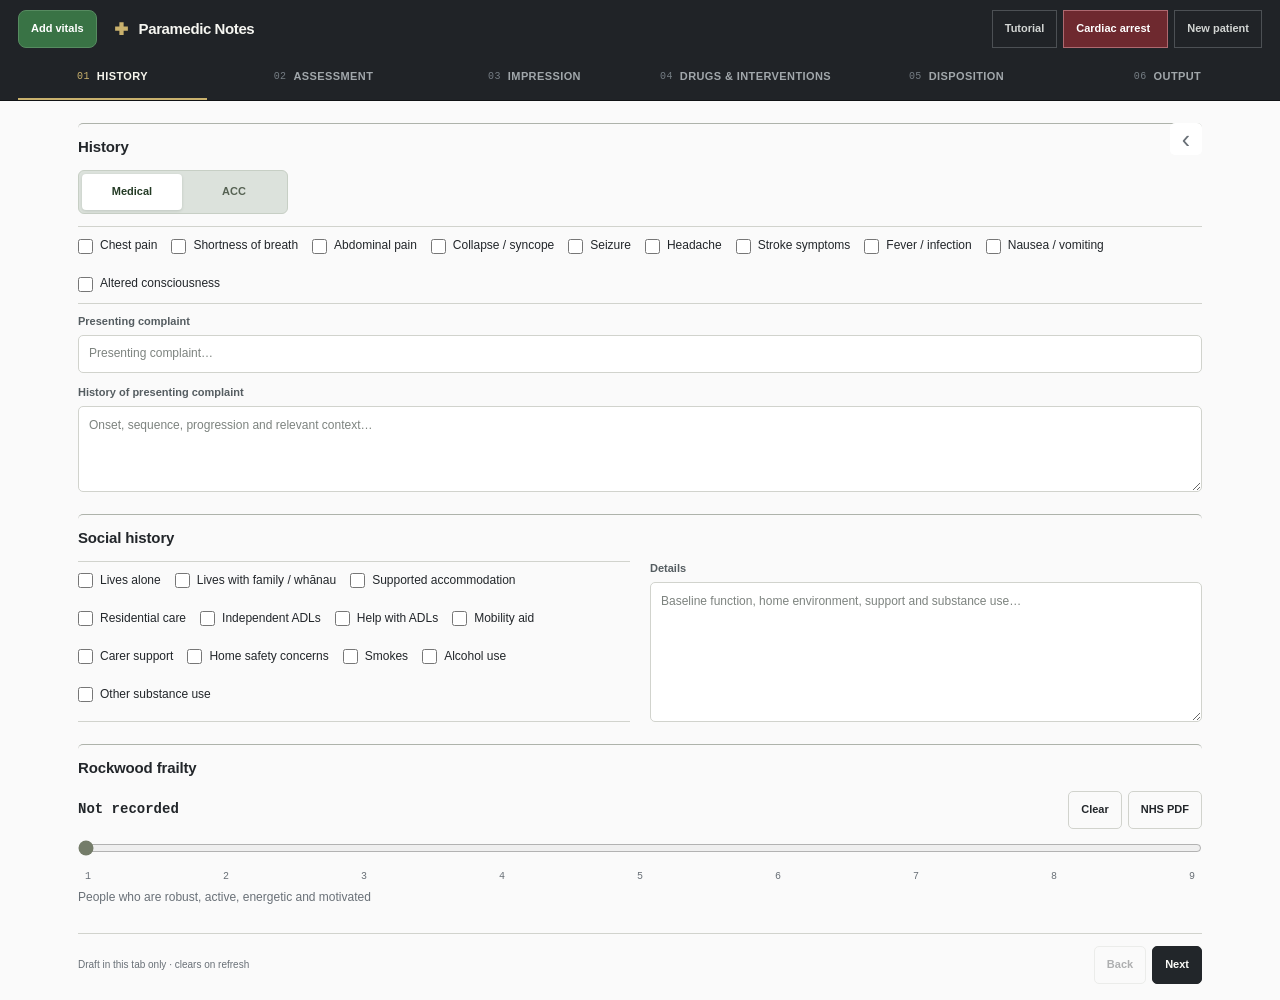
<file: index.html>
<!doctype html>
<html lang="en-NZ"><head><meta charset="utf-8"><meta name="viewport" content="width=device-width,initial-scale=1"><meta name="theme-color" content="#202327"><title>Paramedic Notes</title><link rel="stylesheet" href="styles.css"><link rel="stylesheet" href="pilot.css"><link rel="stylesheet" href="entry-workflow.css"><link rel="stylesheet" href="notes-tutorial.css"><link rel="stylesheet" href="sidebar.css"><link rel="stylesheet" href="workspace-refinements.css"></head>
<body><header><div class="top"><button id="addVitals" aria-keyshortcuts="Control+V" title="Add vitals (Ctrl+V)" class="vitals-launch" data-care-open="vitals">Add vitals</button><b class="brand"><svg width="22" height="22" viewBox="0 0 24 24" fill="none" aria-hidden="true"><path d="M9 3h6v6h6v6h-6v6H9v-6H3V9h6V3Z" fill="currentColor"/></svg>Paramedic Notes</b><nav id="navigation" aria-label="Sections"></nav><div class="actions"><button id="helpButton" class="quiet">Tutorial</button><button id="arrestButton" class="arrest-launch">Cardiac arrest<span id="arrestBadge"></span></button><button id="reset" class="quiet">New patient</button></div></div><div id="repeatNotifications" class="repeat-notifications" role="status" aria-live="polite" hidden></div></header><div class="app-shell" id="appShell"><main><div class="workspace-corner"><button id="toggleGuidance" class="quiet workspace-sidebar-toggle" aria-label="Open sidebar" aria-expanded="false" title="Open sidebar">‹</button></div><div id="content"></div><section id="inlineCareHost" aria-label="Drug and intervention entry" hidden></section><footer><span>Draft in this tab only · clears on refresh</span><div><button id="back" class="quiet">Back</button><button id="next">Next</button></div></footer></main>
<aside id="referenceDock" class="reference-dock" aria-label="Reference" hidden>
<div class="reference-toolbar"><button class="quiet catalogue-launch" data-open-compact-guidance>Clinical guidance</button><div class="reference-tabs" hidden><button id="showClinical" class="quiet" aria-pressed="false">Clinical</button><button id="showGuidance" class="quiet" aria-pressed="true">Guidance</button><button id="showReferencePdf" class="quiet" aria-pressed="false">Reference PDF</button><button id="showExplain" class="quiet" aria-pressed="false">Tutorial</button></div><button id="expandReference" class="quiet" aria-label="Expand reference to full screen" aria-expanded="false" title="Expand reference">←</button><button id="closeReference" class="quiet" aria-label="Collapse reference" title="Collapse reference">›</button></div>
<section id="recordsPane" class="reference-pane" aria-label="Recorded vitals and interventions" hidden></section>
<section id="drugPane" class="reference-pane" aria-label="Medicine guidance" hidden><aside class="drug-reference"><div id="drugGuidanceContent"></div></aside></section>
<section id="nonTransportPane" class="reference-pane nontransport-checklist" hidden></section>
<section id="diagnosisPane" class="reference-pane clinical-pane" tabindex="0" aria-label="Clinical guidance" hidden></section>
<section id="explainPane" class="reference-pane explain-pane" hidden><div id="explainContent"></div></section>
<section id="guidancePane" class="reference-pane"><div class="assessment-guidance-header"><div id="assessmentTabs" class="assessment-tabs" role="tablist" aria-label="Assessment guidance" hidden><button id="assessmentObjectiveTab" class="quiet" role="tab" data-assessment-tab="OBJECTIVE" aria-controls="helpResults" aria-selected="true">Objective</button><button id="assessmentSubjectiveTab" class="quiet" role="tab" data-assessment-tab="SUBJECTIVE" aria-controls="helpResults" aria-selected="false" tabindex="-1">Subjective</button></div><label class="search-field"><span class="sr-only">Search guidance</span><input id="helpSearch" type="search" placeholder="Find guidance…" aria-label="Search guidance"></label></div><div id="helpResults"></div></section>
<section id="pdfPane" class="reference-pane pdf-pane" hidden><object id="referencePdf" data="rockwood-nhs.pdf" type="application/pdf" title="NHS Rockwood Frailty Scale"><p><a href="rockwood-nhs.pdf" target="_blank" rel="noopener">Open PDF in separate tab</a></p></object><a id="referenceExternal" class="source" href="rockwood-nhs.pdf" target="_blank" rel="noopener">Open PDF separately ↗</a></section>
</aside></div>
<dialog id="careModal" class="care-modal" tabindex="-1" aria-label="Clinical entry"></dialog><dialog id="wheelModal" class="wheel-modal" aria-label="Vital sign scroll wheel"></dialog>
<dialog id="repeatWheelModal" class="repeat-wheel-modal" aria-label="Repeat notification time"></dialog>
<dialog id="arrestEntryModal" class="arrest-entry-modal" aria-label="Cardiac arrest entry"></dialog>
<dialog id="arrestModal" class="arrest-modal" aria-label="Cardiac arrest workspace"></dialog>
<div id="toast" role="status" aria-live="polite"></div>
<script src="config.js"></script><script src="tour.js"></script><script src="clinical-data.js"></script><script src="ink.js"></script><script src="arrest.js"></script><script src="arrest-entry.js"></script><script src="arrest-checklists.js"></script><script src="arrest-pocket-host.js"></script><script src="drug-guidance-data.js"></script><script src="drug-guidance-content.js"></script><script src="production-reference-data.js"></script><script src="drug-guidance.js"></script><script src="care.js"></script><script src="documentation-workflow.js"></script><script src="app.js"></script><script src="guidance-v16.js"></script><script src="care-records.js"></script><script src="care-layout.js"></script><script src="production-guidance.js"></script><script src="entry-workflow.js"></script><script src="notes-tutorial.js"></script><script src="pilot-data.js"></script><script src="pilot.js"></script><script src="dose-pilot-data.js"></script><script src="dose-pilot.js"></script><script src="paediatric-tables-data.js"></script><script src="paediatric-tables.js"></script><script src="sidebar.js"></script></body></html>
</file>
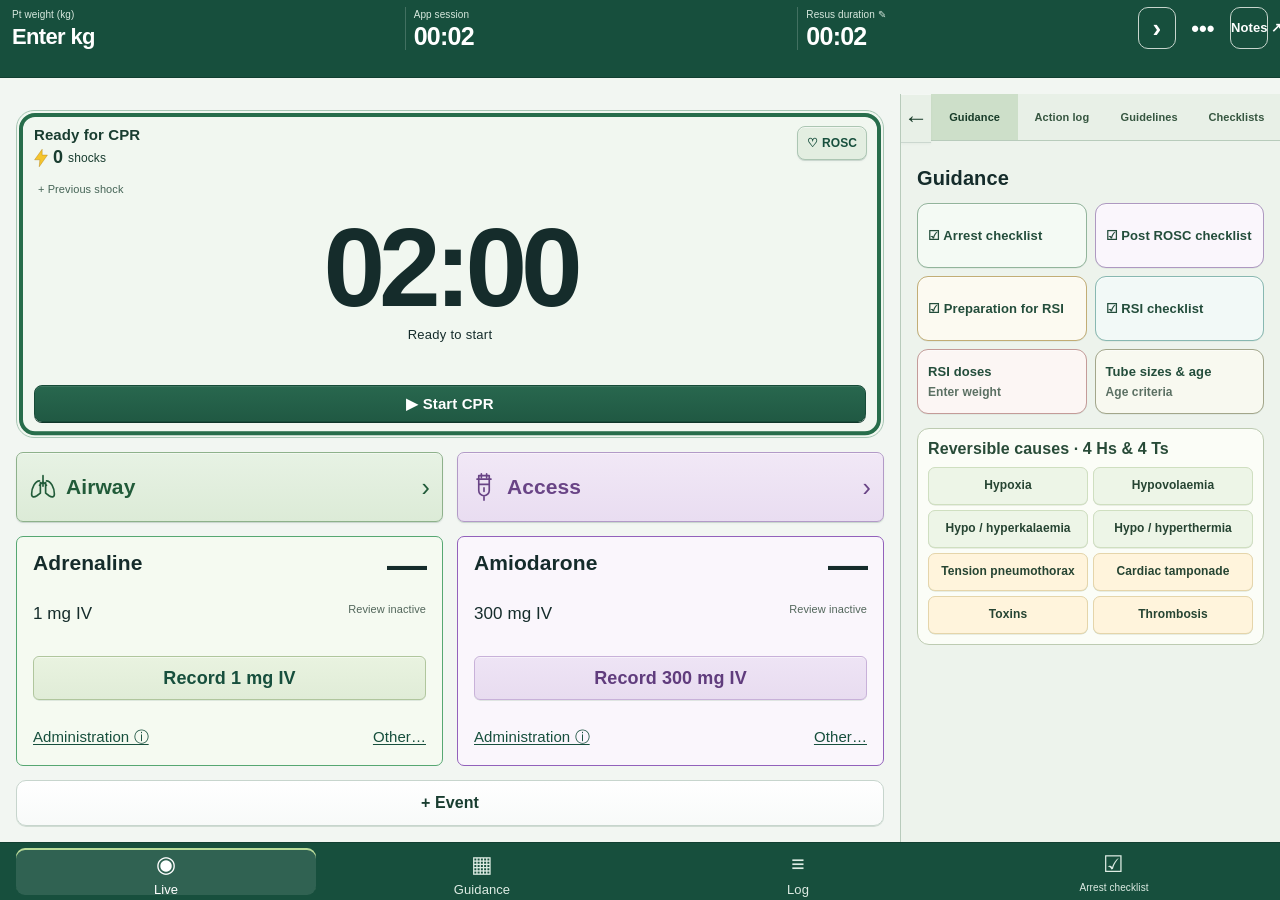
<file: arrest-pocket/index.html>
<!doctype html>
<html lang="en-NZ"><head><meta charset="utf-8"><meta name="viewport" content="width=device-width, initial-scale=1, viewport-fit=cover"><meta name="theme-color" content="#174f3d"><meta name="description" content="Cardiac arrest timers, clinical references and rapid event recording."><meta name="apple-mobile-web-app-capable" content="yes"><meta name="apple-mobile-web-app-title" content="Resus Pocket"><link rel="stylesheet" href="style.css"><title>Resus Pocket</title><link rel="stylesheet" href="phone.css"><link rel="stylesheet" href="precision.css"><link rel="stylesheet" href="rhythm-care.css"><link rel="stylesheet" href="tablet.css"><link rel="stylesheet" href="explain-me.css"><script>if(location.search.includes("equipment=1"))document.documentElement.classList.add("notes-equipment-frame");</script><link rel="stylesheet" href="../entry-workflow.css"></head>
<body>
<header aria-label="Session clocks"><div id="headerWeight"></div><div class="elapsed-row"><div><span>App session</span><strong id="appClock">00:00</strong></div><button data-action="resus-time" aria-label="Edit resuscitation start time"><span>Resus duration ✎</span><strong id="resusClock">00:00</strong></button></div><div class="top-actions"><button data-action="settings" class="icon-button" aria-label="Session settings">•••</button></div></header>
<p id="storageError" class="notice" role="alert" hidden>Saving unavailable. Keep this page open and export the log.</p>
<main id="main"></main>
<nav class="bottom-nav" aria-label="App views"><button data-tab="live"><span aria-hidden="true">◉</span>Live</button><button data-tab="guidance"><span aria-hidden="true">▦</span>Guidance</button><button data-tab="log"><span aria-hidden="true">≡</span>Log</button><button data-tab="checks" data-checklist="arrest"><span aria-hidden="true">☑</span>Arrest checklist</button></nav>
<dialog id="sheet" aria-labelledby="sheetTitle"></dialog><div id="toast" role="status" aria-live="polite"></div>
<script src="core.js"></script><script src="rhythm-care.js"></script><script src="log-view.js"></script><script src="checklists.js"></script><script src="equipment.js"></script><script src="app.js"></script><script src="guidance.js"></script><script src="explain-me.js"></script><script src="tablet.js"></script></body></html>
</file>
<file: styles.css>
/* Clinical instrument: grid alignment, flat surfaces, thin rules and functional colour.
 * Tokens are intentionally few. No external fonts, gradients, shadows or rounded cards.
 */
:root{--ink:#22262a;--muted:#697077;--bg:#efefeb;--surface:#fafaf7;--line:#d1d3cd;--accent:#8d661a;--accent-soft:#f2ecd9;--header:#202327;--header-height:58px}
*{box-sizing:border-box} [hidden]{display:none!important}
body{margin:0;background:var(--bg);color:var(--ink);font:14px/1.45 -apple-system,BlinkMacSystemFont,"Segoe UI",Helvetica,Arial,sans-serif;-webkit-font-smoothing:antialiased}
button,input,select,textarea{font:inherit}button,a,input,select,textarea,summary{-webkit-tap-highlight-color:transparent}
button{min-height:38px;padding:7px 12px;border:1px solid var(--ink);border-radius:0;background:var(--ink);color:#fafaf7;font-size:11px;font-weight:650;cursor:pointer;white-space:nowrap}
button:hover{background:#3c4248}.quiet{background:transparent;border-color:var(--line);color:var(--ink)}.quiet:hover{background:#e8e9e3;border-color:#a6aaa2}button:disabled{opacity:.35;cursor:default}
header{position:sticky;top:0;z-index:5;background:var(--header);color:#f6f6f1;border-bottom:1px solid #101215}.top{display:flex;align-items:center;gap:28px;min-height:var(--header-height);padding:0 24px;max-width:1700px;margin:auto}.brand{display:flex;align-items:center;gap:9px;white-space:nowrap;font-size:15px;font-weight:650;letter-spacing:-.4px}.brand svg{width:17px;height:17px;color:#c9b16d}.actions{display:flex;gap:6px}.actions .quiet{color:#d2d5d3;border-color:#4c5054}.actions .quiet:hover{background:#363b40}.actions #helpButton{width:36px;padding:0}
nav{display:flex;align-self:stretch;gap:22px;flex:1}nav button{position:relative;display:flex;align-items:center;gap:7px;padding:0;border:0;background:transparent;color:#a1a7ab;font-size:11px;font-weight:600;letter-spacing:.4px;text-transform:uppercase}nav button:hover{color:white;background:transparent}nav button.active{color:#f6f5ed}nav button.active::after{content:"";height:2px;position:absolute;bottom:0;left:0;right:0;background:#c9b16d}.section-number{font:10px/1.2 ui-monospace,SFMono-Regular,Consolas,monospace;color:#757d84}nav button.active .section-number{color:#c9b16d}
.app-shell{max-width:1700px;margin:0 auto;min-height:calc(100dvh - var(--header-height))}main{max-width:1180px;margin:0 auto;padding:22px 28px 16px;min-width:0}.app-shell.has-reference{display:grid;grid-template-columns:minmax(0,1fr) minmax(330px,36%);height:calc(100dvh - var(--header-height));min-height:0}.has-reference main{width:100%;max-width:none;overflow:auto;overscroll-behavior:contain;padding:18px 22px}.has-reference .assessment{grid-template-columns:1fr}
h1{font-size:25px;font-weight:650;letter-spacing:-1px;margin:0}h2{font-size:15px;line-height:1.2;letter-spacing:-.15px;font-weight:700;margin:0}h3{font-size:12px;font-weight:650;margin:0}p{margin:7px 0}.card{background:transparent;border:0;border-top:1px solid #aeb3ab;border-radius:0;margin:0 0 22px;padding:0}.cardhead,.rowhead{display:flex;align-items:center;justify-content:space-between;gap:12px}.cardhead{height:46px;margin:0;padding:0}.cardhead>.quiet{border:0;width:30px;padding:0;color:var(--muted);min-height:30px}.cardhead>.quiet:hover{background:#e4e6dd}.grid,.assessment{display:grid;grid-template-columns:1fr 1fr;gap:16px}.assessment .card{min-width:0}.assessment .cardhead{height:42px}.assessment .cardhead .guidance-pick{width:190px;max-width:60%;margin-left:auto}.guidance-pick select{border:0;background:transparent;min-height:32px;margin:0;padding:5px 24px 5px 7px;font-size:11px;color:var(--muted)}
label{display:block;font-size:11px;font-weight:600;color:#555d61;margin:0 0 12px}input:not([type=checkbox]):not([type=range]),select,textarea{display:block;width:100%;min-width:0;min-height:38px;border:1px solid var(--line);border-radius:0;background:var(--surface);color:var(--ink);padding:9px 10px;margin-top:5px;box-shadow:none}textarea{min-height:86px;font-size:14px;line-height:1.55;resize:vertical}textarea::placeholder,input::placeholder{color:#7d837f;font-size:12px;font-weight:400;opacity:1}.narrative{min-height:240px}.has-reference .narrative{min-height:190px}.output{font:14px/1.65 -apple-system,BlinkMacSystemFont,"Segoe UI",sans-serif;min-height:130px;background:#fbfbf8}input[type=checkbox]{height:15px;width:15px;flex-shrink:0;accent-color:#525f57;margin:0;border-radius:0}input[type=range]{width:100%;min-height:34px;accent-color:#747c69;margin:2px 0}.checks{display:flex;flex-wrap:wrap;column-gap:14px;row-gap:0;margin-bottom:10px;border-top:1px solid var(--line);border-bottom:1px solid var(--line)}.check{display:flex;align-items:center;gap:7px;min-height:38px;padding:5px 0;font-size:12px;font-weight:400;color:var(--ink);margin:0;cursor:pointer}.check:has(input:checked){color:#314839}.check:hover{color:#000}.scalehead{display:flex;align-items:center;justify-content:space-between;gap:10px}.scalehead>div{display:flex;gap:6px}.score{font:600 14px/1.4 ui-monospace,SFMono-Regular,Consolas,monospace}.scale-description{min-height:22px;font-size:12px;color:var(--muted);margin:5px 0}.ticks{display:flex;justify-content:space-between;font:10px/1.4 ui-monospace,SFMono-Regular,Consolas,monospace;color:var(--muted);padding:0 7px}.subtle,.source{font-size:11px;color:var(--muted)}.differential{padding:14px 0;border-top:1px solid var(--line)}.rowhead{margin-bottom:10px}.rowhead .quiet{min-height:30px;padding:4px 8px}.diagnosis-panel{margin-top:18px;padding-top:14px;border-top:1px solid var(--line)}.diagnosis-panel .rowhead a{font-size:11px;white-space:nowrap}.treatment-row{border-bottom:1px solid var(--line);padding:9px 0}.treatment-heading{display:flex;align-items:center;justify-content:space-between;gap:12px}.treatment-heading span{font-size:12px;line-height:1.5;max-width:820px}.treatment-heading button{flex-shrink:0;min-height:34px}.time-entry{display:grid;grid-template-columns:220px minmax(0,1fr) 36px;align-items:center;gap:6px;margin-top:8px}.time-entry input{margin:0!important;font-size:12px}.time-entry button{min-height:38px;padding:6px}.falls-table{border:1px solid var(--line);margin-top:8px;background:#f7f7f2}.falls-table h3{margin:0;padding:10px 12px 4px;text-transform:uppercase;letter-spacing:.5px;font-size:10px}.falls-table>p{margin:0;padding:0 12px 9px}.falls-table.red{border-top:2px solid #9d5247}.falls-table.orange{border-top:2px solid #a4813a}.flag-check{display:flex;align-items:flex-start;gap:9px;margin:0;min-height:38px;padding:9px 12px;border-top:1px solid var(--line);font-size:12px;font-weight:400;cursor:pointer}.flag-check input{margin-top:1px}.flag-check:has(input:checked){background:#e9ece2}.cpg{margin:10px 0;padding:4px 10px;border-left:2px solid #ad9866;background:#f5f1e6;font-size:12px}.cpg summary{font-weight:600}.cpg p{font-size:11px}.cpg label{display:flex;justify-content:space-between;align-items:center;gap:8px;font-weight:400}.cpg select{max-width:130px;margin:0;font-size:12px;min-height:34px}.cpg-item{margin:8px 0}details{margin-top:10px}summary{min-height:36px;align-content:center;font-size:11px;color:#555e60;cursor:pointer}.toolbar{display:flex;align-items:center;gap:6px;border-bottom:1px solid #aeb3ab;padding-bottom:12px;margin-bottom:18px}.toolbar .spacer{flex:1}.output-actions{display:flex;gap:5px}.missing{border:1px solid #d1c29e;border-left:2px solid #a4813a;padding:9px 12px;margin-bottom:14px;background:#f6f1e5;font-size:12px}.missing ul{padding-left:18px;margin:0}footer{display:flex;justify-content:space-between;align-items:center;gap:12px;border-top:1px solid var(--line);padding-top:12px;font-size:10px;color:var(--muted)}footer>div{display:flex;gap:6px}a{color:#6c561f;text-underline-offset:3px}.linkbutton{border:0;background:transparent;color:#6c561f;min-height:34px;padding:4px 0;font-size:11px;text-decoration:underline}.linkbutton:hover{background:transparent;color:#222}.required{color:#934a3e;font-size:11px}.error{border-color:#934a3e!important}
.reference-dock{display:flex;flex-direction:column;min-width:0;min-height:0;border-left:1px solid #aeb3ab;background:#e8e9e3;overflow:hidden}.reference-toolbar{display:flex;flex-shrink:0;justify-content:space-between;align-items:center;gap:5px;min-height:48px;border-bottom:1px solid #bcc1b5;padding:0 10px}.reference-tabs{display:flex;gap:0;min-width:0}.reference-tabs button{border:0;color:#6d746d;font-size:10px;text-transform:uppercase;letter-spacing:.5px;min-width:0;overflow:hidden;text-overflow:ellipsis;max-width:240px}.reference-tabs button[aria-pressed=true]{color:#202721;background:#dce0d3}.reference-toolbar>button{border:0;width:32px;min-height:32px;padding:0}.reference-pane{min-height:0;flex:1;overflow:auto;padding:12px 16px;overscroll-behavior:contain}.search-field{position:sticky;top:0;background:#e8e9e3;padding-bottom:10px;z-index:1}.search-field input{margin:0;background:#f5f6ef;font-size:12px}.helpblock{border-top:1px solid #c4c9bc;padding:12px 0}.helpblock h3{margin:4px 0 10px;font-size:14px;font-weight:650;letter-spacing:-.3px}.helpblock p{font-size:12px;line-height:1.6}.helpblock .subtle{font:9px/1.3 ui-monospace,Consolas,monospace;letter-spacing:.65px;text-transform:uppercase;color:#7b8276}.reference-pane>p{font-size:11px}.pdf-pane{display:flex;flex-direction:column;padding:0}.pdf-pane object{display:block;width:100%;flex:1;min-height:0;border:0}.pdf-pane>.source{flex-shrink:0;padding:9px 12px;border-top:1px solid var(--line)}.sr-only{position:absolute;width:1px;height:1px;padding:0;margin:-1px;overflow:hidden;clip-path:inset(50%);white-space:nowrap;border:0}#toast{position:fixed;bottom:16px;left:50%;transform:translateX(-50%);display:none;background:#202327;color:#f4f4eb;padding:10px 16px;font-size:12px;z-index:10;border-left:2px solid #c9b16d}
button:focus-visible,input:focus-visible,select:focus-visible,textarea:focus-visible,summary:focus-visible,a:focus-visible{outline:2px solid #ad8b3c;outline-offset:2px}
@media(max-width:1050px){:root{--header-height:100px}.top{flex-wrap:wrap;gap:0 16px;padding:8px 18px 0;min-height:100px}.brand{flex:1}.actions{margin-left:auto}nav{order:3;flex-basis:100%;min-height:44px;gap:22px;margin-top:4px;overflow:auto}nav button{flex:1;justify-content:center}.app-shell.has-reference{grid-template-columns:1fr;grid-template-rows:minmax(160px,32%) minmax(0,1fr)}.has-reference .reference-dock{grid-row:1;border-left:0;border-bottom:1px solid #aeb3ab}.has-reference main{grid-row:2;padding:14px 18px}.reference-toolbar{min-height:40px}.reference-pane{padding:8px 14px}.pdf-pane{padding:0}.has-reference .assessment{grid-template-columns:1fr 1fr}.reference-pane .helpblock{max-width:none}main{padding:18px}.narrative{min-height:230px}}
@media(max-width:700px){.grid,.assessment,.has-reference .assessment{grid-template-columns:1fr;gap:0}.top{padding-left:12px;padding-right:12px}.brand{font-size:14px}nav{gap:14px}nav button{font-size:10px;gap:4px}.section-number{font-size:9px}main,.has-reference main{padding:14px 12px}.card{margin-bottom:18px}.cardhead{height:42px}.narrative{min-height:190px}.time-entry{grid-template-columns:minmax(0,1fr) 36px}.time-entry input[type=datetime-local]{grid-column:1/-1}.scalehead{align-items:flex-start;flex-wrap:wrap}.toolbar{flex-wrap:wrap}.cpg label{align-items:flex-start}footer span{max-width:170px}.has-reference .reference-toolbar{min-height:40px}.has-reference .reference-tabs button{max-width:180px}.diagnosis-panel .rowhead{align-items:flex-start}}
@media(pointer:coarse){button,input:not([type=checkbox]):not([type=range]),select,.check,.flag-check,summary{min-height:44px}input[type=checkbox]{width:18px;height:18px}.cardhead>.quiet{min-height:40px}.guidance-pick select{min-height:40px}}
/* Diagnosis-specific guidance uses the same non-modal reference track. */
#helpButton{width:auto!important;padding:7px 12px!important}
.reference-tabs{flex:1;gap:0}.reference-tabs button{padding:7px 8px;font-size:9px;max-width:150px}
.reference-toolbar{gap:0;padding:0 6px}.reference-toolbar>button{flex-shrink:0}
.clinical-pane .diagnosis-panel{border-top:0;margin-top:0;padding-top:0}
.clinical-pane .diagnosis-panel+.diagnosis-panel{margin-top:22px;padding-top:16px;border-top:1px solid var(--line)}
.clinical-pane .grid{grid-template-columns:1fr;gap:10px}
.clinical-pane .rowhead{align-items:flex-start}.clinical-pane .rowhead h3{font-size:14px}
.clinical-pane .rowhead a{font-size:10px}
.clinical-pane .time-entry{grid-template-columns:minmax(0,1fr) 36px}
.clinical-pane .time-entry input[type=datetime-local]{grid-column:1/-1}
.clinical-launcher{margin:0 0 8px}
.falls-table.red{border:1px solid #b72c2c;background:#fff0ef}
.falls-table.red h3{background:#b72c2c;color:#fff;padding:10px 12px;font-weight:750}
.falls-table.red>p{background:#f5cecb;color:#7f1d1d;padding:9px 12px}
.falls-table.red .flag-check{border-color:#e8aaa4;color:#6d1d1b}
.falls-table.red input{accent-color:#b72c2c}.falls-table.red .flag-check:has(input:checked){background:#f2b8b2}
.falls-table.orange{border:1px solid #c66a09;background:#fff3e3}
.falls-table.orange h3{background:#f39a32;color:#492500;padding:10px 12px;font-weight:750}
.falls-table.orange>p{background:#fbd4a5;color:#663300;padding:9px 12px}
.falls-table.orange .flag-check{border-color:#edc08b;color:#663300}
.falls-table.orange input{accent-color:#b75b00}.falls-table.orange .flag-check:has(input:checked){background:#ffd099}
.referral-prompt{font-size:12px;color:#694b0c;border-left:3px solid #b28325;background:#f5ecd1;padding:9px 12px;margin:0 0 10px}
.check.falls-referral-highlight{background:#f5ecd1;outline:1px solid #b28325;outline-offset:-1px;padding:7px 10px;font-weight:650;color:#694b0c}
.check.falls-referral-highlight:has(input:checked){background:#e7eadc;outline-color:#63783f;color:#344b24}
.tour-heading{padding:6px 0 14px;border-bottom:1px solid #c4c9bc;margin-bottom:14px}
.tour-index{font:10px ui-monospace,Consolas,monospace;color:#747b70;letter-spacing:1px}
.tour-heading h2{font-size:19px;line-height:1.25;letter-spacing:-.6px;margin:8px 0 0}
.tour-image{display:block;width:100%;height:auto;border:1px solid #bfc5b7;background:#f6f7f0}
.tour-caption{font-size:13px;line-height:1.65;margin:14px 0 18px}
.tour-controls{display:flex;justify-content:space-between;border-top:1px solid #c4c9bc;padding-top:12px}
.tour-steps{display:flex;gap:6px;margin:16px 0 10px}.tour-steps button{font:11px ui-monospace,Consolas,monospace;min-height:34px;padding:7px 12px}.tour-steps button.active{background:#d7ddca;border-color:#838d73}
@media(max-width:1050px){.reference-tabs button{max-width:180px}.explain-pane .tour-image{max-width:460px}.explain-pane{overflow:auto}.tour-heading h2{font-size:17px}}
/* Keep clinical content in a real side column on landscape tablets too. */
@media(min-width:761px) and (max-width:1050px){
 .app-shell.has-reference{grid-template-columns:minmax(0,1fr) minmax(320px,40%);grid-template-rows:minmax(0,1fr)}
 .has-reference .reference-dock{grid-column:2;grid-row:1;border-bottom:0;border-left:1px solid #aeb3ab}
 .has-reference main{grid-column:1;grid-row:1}
 .has-reference .assessment{grid-template-columns:1fr}
}
/* Three-state falls controls: mixed checkbox means Not assessed, never No. */
.falls-assessment{border-top:1px solid var(--line);border-bottom:1px solid var(--line);margin:14px 0;padding:12px 0}
.assessment-state-row{border-top:1px solid var(--line);padding:10px 0}
.assessment-state-label{display:flex;align-items:center;gap:9px;margin:0 0 7px;font-size:12px;font-weight:600;cursor:pointer}
.state-options{display:flex;gap:0;padding-left:24px;flex-wrap:wrap}
.state-options button{margin-left:-1px;border:1px solid #a7afa0;min-height:36px;padding:6px 10px;font-size:11px;background:#f7f8f2;color:#4e584a}
.state-options button[aria-pressed=true]{position:relative;background:#46533d;color:#fff;border-color:#46533d;font-weight:700}
.state-options button[data-value="Not assessed"][aria-pressed=true]{background:#d8ddd0;color:#35402e;border-color:#8b957f}
.confirmation-check{display:flex;align-items:center;gap:9px;font-size:12px;font-weight:600;margin:13px 0 0;padding:10px;border:1px solid #98a38c;background:#f2f5eb;cursor:pointer}
.falls-warnings:empty{display:none}.falls-warnings{margin-top:12px}
.clinical-prompt{padding:10px 12px;margin:9px 0;border:1px solid var(--line);border-left-width:3px;background:#f6f6f0}
.clinical-prompt h3{font-size:12px;line-height:1.5}.clinical-prompt p{font-size:12px;line-height:1.6;margin:7px 0}.clinical-prompt a{font-size:11px}
.clinical-prompt.warning{border-color:#b72c2c;background:#fff0ef;color:#761f1f}
.clinical-prompt.caution{border-color:#c66a09;background:#fff3e3;color:#6d3d0c}
.clinical-prompt.referral{border-color:#a4813a;background:#f5ecd1;color:#604708}
.referral-prompt .linkbutton{display:block;text-align:left}
.resource-panel>h3{font-size:15px;margin-bottom:14px}.resource-panel h4{font-size:12px;font-weight:700;margin:0 0 8px;line-height:1.5}
.resource-row{border-top:1px solid var(--line);padding:12px 0}.resource-row p{font-size:12px;line-height:1.65;margin:8px 0 0}
.external-resource{display:block;padding:10px 11px;border:1px solid #919c84;background:#f5f7ef;color:#35442a;font-size:12px;font-weight:700;line-height:1.5;overflow-wrap:anywhere}
.external-resource:hover{background:#e2e9d8}
.resource-row>.external-resource+.external-resource,.resource-row>p+.external-resource{margin-top:10px}
.clinical-scope{border-left:2px solid #a4813a;padding:9px 11px;background:#f4efdf;font-size:12px;line-height:1.65;margin:8px 0}
@media(pointer:coarse){.state-options button{min-height:44px}.external-resource{min-height:44px}}
@media(max-width:380px){.state-options{padding-left:0}.state-options button{padding:6px 8px}}
/* Explain app: deterministic five-second demonstrations, never patient entries. */
.pe-reminder-launcher{display:block;width:100%;text-align:left;border:1px solid #a4813a;border-left-width:3px;background:#f5ecd1;color:#604708;margin:10px 0;padding:10px 12px;font-size:12px}
.pe-reminder{border-left:3px solid #a4813a!important;padding:12px!important;background:#f6f0df}
.pe-reminder h3{font-size:14px;margin:0 0 8px}.pe-reminder p{font-size:12px;line-height:1.6;margin:8px 0}.pe-reminder .matched-terms{font-weight:650;font-size:11px}
.reminder-actions{display:flex;flex-wrap:wrap;gap:6px;margin:12px 0}.reminder-actions button{font-size:11px;min-height:38px}
.pe-reminder details{border-top:1px solid #c3b896;padding-top:10px;font-size:11px}.pe-reminder a{font-size:11px}
.tour-demo{border:1px solid #aeb6a3;background:#f7f8f2;overflow:hidden;position:relative}
.demo-topline{display:flex;justify-content:space-between;gap:6px;background:#252b27;color:#f2f4ec;padding:11px;font:9px ui-monospace,monospace;letter-spacing:.5px}.demo-topline span{color:#bbc2b0;font-size:8px}
.demo-columns{display:grid;grid-template-columns:1fr 1fr;min-height:210px}.demo-column{min-width:0;padding:12px 10px}.demo-column+ .demo-column{border-left:1px solid #bbc2b2;background:#e9eddf}
.demo-column h3{font-size:11px;margin:0 0 12px;line-height:1.5}.demo-line{border:1px solid #c2c8b8;border-left:2px solid #879576;background:#fff;padding:8px 7px;font-size:10px;line-height:1.55;margin:7px 0;overflow-wrap:anywhere}
.demo-reveal{animation:demo-reveal .45s var(--delay,0s) both}.demo-result{margin:0;padding:12px;border-top:1px solid #b4bea6;background:#dde5cf;color:#3e4e31;font:9px/1.6 ui-monospace,monospace;letter-spacing:.2px}
.demo-progress{height:3px;background:#d5dacb;overflow:hidden}.demo-progress span{display:block;width:100%;height:100%;background:#8d9c70;transform-origin:left;animation:demo-progress 5s linear both}
.demo-red{background:#fff0ef;border-color:#b72c2c;color:#761f1f}.demo-orange{background:#fff3e3;border-color:#c66a09;color:#6d3d0c}
.demo-pe .demo-column:last-child .demo-line:first-of-type{background:#f5ecd1;border-color:#a4813a}
.demo-copy .demo-column:last-child{background:#e3ead7}
.tour-playback{display:flex;align-items:center;gap:6px;padding-top:8px;font-size:10px;color:#6b7464}.tour-playback span{flex:1}.tour-playback button{font-size:10px;min-height:32px;padding:4px 9px}
.tour-steps{display:grid;grid-template-columns:1fr 1fr;gap:5px}.tour-steps button{font-size:10px;text-align:left;padding:7px;line-height:1.4;white-space:normal}
.tour-paused *{animation-play-state:paused!important}
@keyframes demo-reveal{from{opacity:0;transform:translateY(5px)}to{opacity:1;transform:translateY(0)}}
@keyframes demo-progress{from{transform:scaleX(0)}to{transform:scaleX(1)}}
@media(prefers-reduced-motion:reduce){.tour-demo *{animation:none!important}.tour-playback{display:none}}
@media(max-width:380px){.demo-column{padding:10px 7px}.demo-topline{font-size:8px}.demo-line{font-size:10px;padding:7px 5px}}

.tour-steps button.active{color:#34412a}
/* Vitals / actions: compact instrument rows; full-screen entry on every device. */
.care-actions{display:flex;flex-wrap:wrap;gap:8px;margin:12px 0 24px}.care-actions button{min-height:46px}
.care-record{padding:16px 0;border-top:1px solid var(--line)}.care-record .rowhead{align-items:flex-start;gap:10px}.care-record h3{font-size:12px}.care-record .rowhead>div{display:flex;gap:5px}.care-record p{font-size:12px;margin:8px 0}
.vital-summary{display:flex;flex-wrap:wrap;gap:6px;margin-top:10px}.vital-summary>span{padding:6px 8px;border:1px solid #c3c8bd;font:11px/1.5 ui-monospace,monospace}
.guideline-treatment ul{padding-left:18px;margin:12px 0}.guideline-treatment li{font-size:12px;line-height:1.6;margin:10px 0}.guideline-treatment .rowhead a{font-size:10px;flex-shrink:0}
.learning-placeholder{border-top:1px solid var(--line);padding-top:14px;margin-top:20px}
.care-modal,.wheel-modal{position:fixed;inset:0;margin:0;width:100vw;height:100dvh;max-width:none;max-height:none;padding:0;border:0;border-radius:0;background:var(--bg);color:var(--ink)}
.care-modal::backdrop,.wheel-modal::backdrop{background:#202327}
.care-modal-shell{display:flex;flex-direction:column;height:100%;min-height:0}.care-modal-top{display:flex;align-items:center;justify-content:space-between;gap:12px;padding:14px 22px;background:var(--header);color:#f6f6ee;border-bottom:2px solid #ad965a;flex-shrink:0}
.care-modal-top>div:last-child{display:flex;gap:7px}.care-modal-top button{border-color:#69716c}.care-modal-top .quiet{color:#f6f6ee}.care-modal-top h2{font-size:16px;margin:0}.care-time{display:flex;align-items:center;gap:14px;flex-wrap:wrap}.care-time strong{font:28px/1.1 ui-monospace,monospace;letter-spacing:-1px}.care-time label{margin:0;color:#d7ddce;font-size:10px}.care-time input{width:205px;margin:3px 0 0;font-size:12px;min-height:34px;background:#f5f6ef}.care-time span{font-size:10px;color:#bcc5b3}
.care-modal-body{flex:1;min-height:0;overflow-y:auto;padding:22px;overscroll-behavior:contain}.care-error{padding:12px 22px;margin:0;background:#fff0ef;color:#761f1f;border-bottom:1px solid #b72c2c;font-size:13px}
.vitals-entry-grid{display:grid;grid-template-columns:repeat(4,minmax(0,1fr));border-top:1px solid #a7b09e;border-left:1px solid #a7b09e}.vital-tile{padding:16px;border-right:1px solid #a7b09e;border-bottom:1px solid #a7b09e;background:#f7f8f1;min-width:0}.vital-tile h3{font-size:15px}.vital-tile label{font-size:15px;margin:0 0 12px}.vital-tile small{font-size:11px;font-weight:400}.vital-tile input{font:26px/1.2 ui-monospace,monospace;min-height:60px;padding:12px;width:100%;background:#fff}.vital-tile input::placeholder{font:11px/1.4 -apple-system,BlinkMacSystemFont,'Segoe UI',sans-serif}.bp-inputs{display:grid;grid-template-columns:1fr 1fr;gap:8px}.vital-tile[data-vital-tile=bp]{grid-column:span 2}.vital-tile .rowhead{gap:7px;align-items:center}.vital-tile .quiet{font-size:10px}.vital-tile p{font-size:14px;min-height:30px}
.point-0{background:#fff!important;color:#202327}.point-1{background:#fff5a8!important;color:#493e08}.point-2{background:#ffd49b!important;color:#5c3205}.point-3{background:#f6b0b4!important;color:#66191d}.point-none{background:#f1f2ec}
.news-settings{padding:20px 0;border-bottom:1px solid var(--line)}.news-settings>.grid{grid-template-columns:repeat(4,minmax(0,1fr));gap:14px}.news-settings h3{font-size:15px;margin-bottom:12px}.news-total{display:inline-block;padding:9px 12px;border:1px solid #a2ad96;font-size:14px;font-weight:700}.news-low{background:#e8efdc;color:#334c24}.news-single{background:#fff5a8;color:#493e08}.news-medium{background:#ffd49b;color:#5c3205}.news-high{background:#f6b0b4;color:#66191d}.news-incomplete{background:#e9ebe3;color:#555e4d}.news-settings details{font-size:11px}.news-settings details p{font-size:11px;max-width:700px}
.gcs-grid{display:grid;grid-template-columns:repeat(3,minmax(0,1fr));gap:20px}.gcs-grid h3{font-size:15px;border-bottom:1px solid #9ca78d;padding-bottom:10px}.gcs-choice{display:grid;grid-template-columns:20px 1fr;gap:3px 10px;border-bottom:1px solid var(--line);margin:0;padding:12px 6px;min-height:68px}.gcs-choice input{grid-row:span 2;margin:3px 0}.gcs-choice strong{font-size:13px}.gcs-choice span{font-size:11px;font-weight:400}.gcs-choice:has(input:checked){background:#dce5cf}#gcsResult{font-size:20px;border-top:1px solid var(--line);padding-top:14px}
.wheel-background{display:flex;flex-direction:column;height:100%;padding:18px;background:#e8ebe1}.wheel-toolbar{display:flex;align-items:center;gap:12px;flex-wrap:wrap;min-height:65px}.wheel-toolbar h2{font-size:18px;margin:0}.wheel-toolbar span{font-size:12px;flex:1}.wheel-layout{display:flex;justify-content:center;gap:22px;min-height:0;flex:1}.wheel-unit{width:min(46%,480px);min-width:0;text-align:center}.wheel-unit h3{font-size:18px;margin:8px}.wheel-unit p{font:24px ui-monospace,monospace;margin:6px}.number-wheel{height:calc(100dvh - 250px);overflow-y:auto;scroll-snap-type:y mandatory;overscroll-behavior:contain;padding-block:calc((100dvh - 250px - 56px)/2);border:1px solid #a6b09a;background:#f7f8f1;scrollbar-width:thin;touch-action:pan-y}
.number-wheel button{display:block;width:100%;height:56px;min-height:56px;padding:8px;border:0;border-bottom:1px solid #e1e4da;background:transparent;color:#555e4d;font:30px/1 ui-monospace,monospace;scroll-snap-align:center}.number-wheel button[aria-selected=true]{background:#dce5cf;color:#273c1b;font-weight:700}.wheel-footer{height:60px;align-content:center;text-align:center;font-size:13px}.wheel-footer:hover{background:#dce5cf}#wheelError{font-size:13px;color:#8e2126;min-height:20px;margin:4px 0}
.event-entry{max-width:1000px;padding:16px 0}.event-entry h3{font-size:15px;margin-bottom:14px}.event-entry>.grid{grid-template-columns:repeat(3,minmax(0,1fr));gap:14px}.event-entry input,.event-entry select{min-height:48px}.drug-picker{display:grid;grid-template-columns:1fr 45px;position:relative;align-items:end;gap:6px}.drug-picker>label{margin:0}.drug-picker>button{height:48px;margin-bottom:14px}.drug-matches{grid-column:1/-1;max-height:230px;overflow-y:auto;background:#fafbf4;border:1px solid #99a58c;margin:-10px 0 14px}.drug-matches button{display:block;width:100%;text-align:left;border:0;border-bottom:1px solid #d7ddce;background:transparent;color:#263021;min-height:42px}.drug-matches button:hover{background:#dde5d1}.drug-matches p{padding:10px;font-size:12px}
.rsi-reference{border-top:1px solid #8f9a82;border-bottom:1px solid #8f9a82;padding:14px 0;margin-top:14px}.rsi-reference>.grid{grid-template-columns:repeat(3,minmax(0,1fr));gap:14px}.rsi-reference h3{font-size:15px;margin-bottom:12px}.rsi-dose-grid{display:grid;grid-template-columns:repeat(3,minmax(0,1fr));gap:0 14px;border-top:1px solid var(--line)}.rsi-dose-grid p{padding:10px 0;border-bottom:1px solid var(--line);font-size:12px;margin:0}.rsi-dose-grid b{display:block;font-size:15px;margin-top:3px}.rsi-reference .subtle{font-size:11px;line-height:1.6}.rsi-quick{display:flex;flex-wrap:wrap;gap:6px;margin:15px 0}.rsi-quick button{font-size:11px;min-height:42px}#procedureRecorded{color:#355724;padding:12px 0;font-size:13px}
@media(max-width:1050px){.vitals-entry-grid{grid-template-columns:repeat(2,minmax(0,1fr))}.news-settings>.grid{grid-template-columns:1fr 1fr}.care-modal-body{padding:16px}.care-modal-top{padding:12px 16px}.care-time{gap:8px}.care-time strong{font-size:23px}.rsi-dose-grid{grid-template-columns:1fr 1fr}}
@media(max-width:600px){.care-modal-top{flex-wrap:wrap}.care-modal-top>div:last-child{margin-left:auto}.care-time span{display:none}.care-time input{width:190px}.care-time strong{font-size:24px}.care-modal-body{padding:12px}.vital-tile{padding:11px}.vital-tile input{font-size:22px;min-height:56px}.vital-tile .rowhead{flex-wrap:wrap}.gcs-grid{grid-template-columns:1fr;gap:16px}.gcs-choice{min-height:60px}.rsi-reference>.grid,.event-entry>.grid{grid-template-columns:1fr 1fr}.rsi-reference>.grid>label:last-child{grid-column:1/-1}.rsi-dose-grid{grid-template-columns:1fr 1fr}.wheel-background{padding:12px}.wheel-layout{gap:12px}.wheel-unit{width:49%}.wheel-toolbar{gap:7px}.wheel-toolbar span{flex-basis:100%;order:3;font-size:11px}.wheel-toolbar h2{flex:1;font-size:16px}.wheel-unit h3{font-size:13px}.number-wheel button{font-size:28px}}

.wheel-layout:has(.wheel-unit:only-child) .wheel-unit{width:min(100%,640px)}

/* Keep procedure quick actions accessible while recording successive entries. */
.care-modal-body>.rsi-quick{position:sticky;top:-1px;z-index:2;padding:10px 0;margin:0;background:var(--bg);border-bottom:1px solid #a4af98}
.event-entry{scroll-margin-top:145px}
@media(max-width:600px){.event-entry{scroll-margin-top:200px}}
/* Paper entry: ink is primary. Numeric readings remain visible and editable. */
.care-modal{top:var(--entry-header-height,var(--header-height));height:calc(100dvh - var(--entry-header-height,var(--header-height)));z-index:12;overflow:hidden}
.care-modal-top{min-height:58px;padding:8px 18px;gap:10px}.care-modal-top .entry-mode{font:10px ui-monospace,monospace;letter-spacing:1px;color:#c9d0c4}.care-modal-top .care-time{gap:10px}.care-modal-top .care-time strong{font-size:24px}.care-modal-top .care-time label{font-size:9px}.care-modal-top .care-time input{min-height:30px;padding:5px 7px;font-size:11px;margin:0}
.care-modal-bottom{display:flex;align-items:center;justify-content:flex-end;gap:10px;flex-shrink:0;min-height:82px;border-top:1px solid #9ca78e;padding:8px 18px;background:#e3e7dc}.care-modal-bottom>.entry-confirmation,.care-modal-bottom>#procedureRecorded{flex:1;font-size:11px;line-height:1.5}.round-record{width:72px;height:72px;min-height:72px;border-radius:50%;padding:0;display:flex;align-items:center;justify-content:center;flex-direction:column;border:2px solid #738467;background:#34472a;color:#fff;white-space:normal}.round-record span{font-size:12px}.round-record small{font-size:9px;font-weight:400}.round-record:hover{background:#4b633b}
.paper-heading{display:flex;justify-content:space-between;gap:14px;align-items:center;padding:0 0 10px;font-size:12px}.paper-heading span{font-size:11px;color:#757e78}.paper-vitals-grid{display:grid;grid-template-columns:repeat(4,minmax(0,1fr));border-top:1px solid #a5afa6;border-left:1px solid #a5afa6;background:white}.paper-vital{border-right:1px solid #a5afa6;border-bottom:1px solid #a5afa6;border-top:3px solid #d8dfd6;padding:10px;min-width:0;background:#fff!important;color:#172126!important}.paper-bp{grid-column:span 2}.paper-label{display:flex;align-items:center;gap:8px;height:30px;margin-bottom:3px}.paper-label h3{font-size:17px;font-weight:700}.paper-label>span{font-size:10px;color:#737e74}.paper-label button{margin-left:auto;min-height:28px;padding:4px 6px;font-size:9px}.paper-vital.point-1{border-top-color:#d4bd27}.paper-vital.point-2{border-top-color:#d18225}.paper-vital.point-3{border-top-color:#b8464c}.paper-vital>small{font-size:10px;color:#606a62}.paper-bp-halves{display:grid;grid-template-columns:1fr 1fr;gap:16px}.paper-bp-halves>div+div{border-left:1px solid #e2e5df;padding-left:16px}
.ink-pad{position:relative;height:150px;border-bottom:1px solid #d4ddd3;background:#fff}.ink-pad canvas{display:block;width:100%;height:100%;touch-action:none;cursor:crosshair}.ink-placeholder{position:absolute;top:45%;left:12px;pointer-events:none;color:#c0c8c0;font-size:17px;font-weight:400}.ink-pad.has-ink .ink-placeholder{display:none}.ink-reading{display:flex;align-items:center;gap:5px;margin-top:5px;min-height:32px}.ink-reading label{display:flex;align-items:center;gap:6px;margin:0;font-size:9px;white-space:nowrap}.ink-reading input{width:65px!important;min-height:29px!important;padding:4px 5px!important;font:15px ui-monospace,monospace;margin:0!important;border-color:transparent!important;background:#f2f5ef!important}.ink-reading>span{font-size:9px;color:#6b776b}.ink-reading button{min-height:28px;min-width:25px;padding:4px;font-size:14px}.ink-reading button:first-of-type{margin-left:auto}[data-ink-status]{display:block;min-height:15px;margin-top:3px;font-size:9px;color:#806220}.paper-news-result{display:flex;align-items:center;gap:15px;margin:12px 0}.paper-news-result .news-total{white-space:nowrap;font-size:13px;margin:0}.paper-news-result p.subtle{font-size:10px}.prototype-context{border-top:1px solid #b3bdad;padding:4px 0}.prototype-context summary{font-size:11px}.prototype-context p{font-size:11px}.prototype-context>.grid{grid-template-columns:repeat(4,minmax(0,1fr));gap:12px}.prototype-context a{font-size:11px}
/* Independent procedure reference rail, visually distinct from recorded actions. */
.care-modal-body:has(>.procedure-shell){padding:0;overflow:hidden}.procedure-shell{display:grid;grid-template-columns:minmax(0,1fr) minmax(260px,32%);height:100%;min-height:0}.procedure-work{min-height:0;overflow:auto;padding:16px 20px}.procedure-heading{display:flex;align-items:center;gap:12px}.procedure-heading>label{flex:1}.procedure-heading>button{display:none}.procedure-reference{min-height:0;overflow:auto;background:#dfe8ee;border-left:1px solid #7890a2;color:#243d4e;padding:0 16px 16px}.reference-banner{background:#304f63;color:#fff;margin:0 -16px;padding:12px 16px;font:10px ui-monospace,monospace;letter-spacing:.8px}.procedure-reference .rsi-reference{margin:0;padding:14px 0;border:0}.procedure-reference .rsi-reference>.grid{grid-template-columns:1fr 1fr;gap:9px}.procedure-reference .rsi-reference>.grid>label:last-child{grid-column:1/-1}.procedure-reference .rsi-dose-grid{grid-template-columns:1fr}.procedure-reference label,.procedure-reference .subtle{color:#3f596b}.procedure-reference .rsi-dose-grid p{border-color:#b7c8d2}.procedure-reference button{font-size:10px;margin:6px 0}.procedure-picks{display:grid;grid-template-columns:1fr 1fr;gap:14px;margin:4px 0 10px}.procedure-picks>section{min-width:0}.procedure-picks h3{font-size:12px;padding:8px 0;border-bottom:1px solid #a9b49c;margin-bottom:5px}.procedure-picks button{display:block;width:100%;text-align:left;margin:0;border:0;border-bottom:1px solid #d2d9cc;font-size:12px;min-height:43px;white-space:normal}.procedure-picks button[aria-pressed=true]{background:#dce7d2;color:#304727;border-left:3px solid #536c42}.procedure-work .care-actions{margin:8px 0;gap:6px}.procedure-work .care-actions button{min-height:32px;font-size:10px}.procedure-work .event-entry{padding:8px 0;scroll-margin-top:5px}.procedure-work .event-entry>.grid{grid-template-columns:1fr 1fr 1fr;gap:9px}.procedure-work .event-entry textarea{min-height:75px}.procedure-work .event-entry>h3{margin:5px 0 8px}
/* Header remains live above entry screens. Cardiac arrest is a separate instrument. */
.arrest-launch{background:#6e292f;border-color:#ae6970;color:#fff;min-height:38px}.arrest-launch:hover{background:#8b343d}.arrest-launch #arrestBadge{font:10px ui-monospace,monospace;margin-left:5px}.arrest-attention{outline:2px solid #d4a444;outline-offset:1px}
@media(min-width:1051px) and (max-width:1280px){:root{--header-height:100px}.top{flex-wrap:wrap;gap:0 16px;padding:8px 18px 0;min-height:100px}.brand{flex:1}.actions{margin-left:auto}.top>nav{order:3;flex-basis:100%;min-height:44px;gap:22px;margin-top:4px;overflow:auto}.top>nav button{flex:1;justify-content:center}}
@media(max-width:699px){.paper-vitals-grid{grid-template-columns:1fr 1fr}.paper-heading{align-items:flex-start;flex-direction:column;gap:2px}.ink-pad{height:145px}.care-modal-body{padding:10px}.prototype-context>.grid{grid-template-columns:1fr 1fr}.paper-news-result{align-items:flex-start;flex-direction:column;gap:2px}.care-modal-top{padding:7px 10px}.care-modal-top .entry-mode{display:none}.care-modal-bottom{padding:6px 10px;gap:6px}.care-modal-bottom .entry-confirmation{font-size:9px;max-width:150px}.procedure-shell{grid-template-columns:1fr}.procedure-work{padding:12px}.procedure-heading>button{display:block}.procedure-reference{display:none;border-left:0;border-top:1px solid #7890a2}.procedure-shell.show-procedure-reference{grid-template-rows:minmax(0,1fr) minmax(130px,38%)}.show-procedure-reference .procedure-reference{display:block}.procedure-reference .rsi-reference>.grid{grid-template-columns:repeat(3,minmax(0,1fr))}.procedure-reference .rsi-reference>.grid>label:last-child{grid-column:auto}.round-record{width:64px;height:64px;min-height:64px}.care-modal-bottom #procedureRecorded{font-size:9px}.care-modal-bottom .quiet{font-size:10px;padding:6px}.procedure-work .event-entry>.grid{grid-template-columns:1fr 1fr}}
@media(max-width:650px){:root{--header-height:148px}.top{display:grid;grid-template-columns:1fr auto;gap:3px 10px;padding:6px 12px 0;min-height:148px}.brand{grid-column:1;grid-row:1}.actions{display:contents}.actions #reset{grid-column:2;grid-row:1}.actions #helpButton{grid-column:1;grid-row:2;width:100%!important}.actions .arrest-launch{grid-column:2;grid-row:2}.top>nav{grid-column:1/-1;grid-row:3;min-height:40px;max-width:calc(100vw - 24px);display:flex;flex-basis:auto;gap:16px;margin:0}.top>nav button{flex:none;min-height:40px}.brand{font-size:14px}}
/* Arrest dashboard */
.arrest-modal{position:fixed;inset:0;margin:0;padding:0;width:100vw;height:100dvh;max-width:none;max-height:none;border:0;border-radius:0;background:#edf0e8;color:#222c24}.arrest-modal::backdrop{background:#202327}.arrest-shell{height:100%;display:flex;flex-direction:column;min-height:0}.arrest-header{background:#202327;color:#f5f5ed;display:flex;align-items:center;justify-content:space-between;padding:12px 20px;gap:12px;border-bottom:2px solid #a4545b;flex-shrink:0}.arrest-header b{font-size:20px}.arrest-header span{display:block;font:9px ui-monospace,monospace;letter-spacing:.7px;color:#aab4a7;margin-top:3px}.arrest-header>div:last-child{display:flex;gap:7px}.arrest-header .quiet{color:#e7ece1;border-color:#697267;font-size:11px}.arrest-body{flex:1;min-height:0;display:grid;grid-template-columns:minmax(0,1fr) minmax(300px,33%)}.arrest-instrument{min-height:0;overflow:auto;padding:16px 22px}.arrest-status{display:flex;flex-wrap:wrap;justify-content:space-between;gap:8px;font:11px ui-monospace,monospace;color:#586654;border-bottom:1px solid #b8c3af;padding-bottom:10px}.arrest-dial{position:relative;width:min(46vh,330px);aspect-ratio:1;margin:10px auto 2px}.arrest-dial svg{display:block;width:100%;height:100%;transform:rotate(-90deg)}.arrest-dial circle{fill:none;stroke-width:8}.dial-track{stroke:#cbd5c2}.dial-progress{stroke:#526e45;transition:stroke-dashoffset .2s linear}.last-seconds .dial-progress{stroke:#9e3d45}.arrest-dial>div{position:absolute;inset:0;display:flex;align-items:center;justify-content:center;flex-direction:column}.arrest-dial strong{font:clamp(48px,6vw,78px)/1 ui-monospace,monospace;letter-spacing:-4px}.arrest-dial span{font-size:13px;margin-top:12px;color:#576950}#arrestCharge{min-height:40px;text-align:center;align-content:center;font:700 16px/1.5 ui-monospace,monospace;color:#873b40;padding:4px}.charge-flash{animation:charge-flash 1.2s step-end infinite;border:1px solid #a24148}.arrest-cycle-controls{display:flex;gap:7px;justify-content:center;flex-wrap:wrap}.arrest-cycle-controls button{min-height:42px}.arrest-rhythm{display:flex;align-items:center;justify-content:center;gap:18px;margin:14px 0}.arrest-rhythm>label:first-child{flex:1;max-width:320px;margin:0}.arrest-rhythm .check{font-size:11px}.arrest-drug-row{display:grid;grid-template-columns:1fr 1fr;border:1px solid #a7b59a}.arrest-drug-row section{padding:12px;background:#f7f9f2}.arrest-drug-row section+section{border-left:1px solid #a7b59a}.arrest-drug-row h3{font-size:15px}.arrest-drug-row p{font:11px/1.6 ui-monospace,monospace;min-height:36px;padding:5px 0}.arrest-drug-row .drug-due{background:#f5d4b0;color:#753b0a;padding:5px 8px;font-weight:700}.arrest-stamp{background:#3d542e;color:white;border-color:#3d542e;min-height:44px}.arrest-events-bar{display:flex;flex-wrap:wrap;gap:7px;margin:12px 0}.arrest-events-bar button{min-height:42px}.arrest-note{font-size:10px;line-height:1.6;color:#697760}.arrest-links{display:flex;flex-wrap:wrap;gap:6px;border-top:1px solid #bac6b1;padding-top:12px;margin-top:12px}.arrest-links button{font-size:10px}.arrest-side{background:#dfe7db;border-left:1px solid #b0bea6;overflow:auto;min-height:0;padding:14px 16px}.arrest-side h3{font-size:14px;margin-bottom:12px}.arrest-weight-panel{padding-bottom:16px;border-bottom:1px solid #a9b99e;margin-bottom:15px}.arrest-weight-panel>.grid{gap:10px}.arrest-weight-panel dl{font-size:12px}.arrest-weight-panel dt{margin-top:12px;font-size:10px}.arrest-weight-panel dd{margin:3px 0;font-weight:700;font-size:14px}.arrest-side a{font-size:11px}#arrestPdfPanel{margin-bottom:18px;border-bottom:1px solid #a9b99e;padding-bottom:14px}#arrestPdf{width:100%;height:420px;display:block;margin-bottom:8px}.arrest-log-row{position:relative;padding:10px 45px 10px 0;border-top:1px solid #b5c2ac}.arrest-log-row time{display:block;font:9px/1.5 ui-monospace,monospace;color:#6f7c66}.arrest-log-row strong{display:block;font-size:12px;margin:4px 0}.arrest-log-row span{display:block;font-size:10px;line-height:1.5}.arrest-log-row button{position:absolute;right:0;top:14px;font-size:9px;padding:3px 7px;min-height:30px}.arrest-bottom{display:flex;align-items:center;justify-content:space-between;gap:10px;padding:8px 20px;border-top:1px solid #aebda3;background:#d3dfc9;flex-shrink:0}.arrest-bottom span{font-size:10px;color:#54664a}.arrest-bottom button{min-height:36px}
@keyframes charge-flash{0%,100%{background:#f5d9a5;color:#743b0b}50%{background:#953b43;color:white}}
@media(prefers-reduced-motion:reduce){.charge-flash{animation:none;background:#f5d9a5}.dial-progress{transition:none}}
@media(max-width:850px){.arrest-body{grid-template-columns:minmax(0,1fr) 280px}.arrest-instrument{padding:12px}.arrest-dial{width:min(34vh,250px)}.arrest-cycle-controls button{font-size:10px;padding:7px}.arrest-events-bar button{font-size:10px}.arrest-header{padding:10px 14px}.arrest-header b{font-size:17px}.arrest-rhythm{gap:8px}.arrest-status{font-size:10px}}
@media(max-width:600px){.arrest-header{flex-wrap:wrap;gap:8px}.arrest-header>div:last-child{width:100%;justify-content:space-between}.arrest-header span{font-size:8px}.arrest-body{display:block;overflow:auto}.arrest-instrument{overflow:visible;min-height:auto}.arrest-side{border-left:0;border-top:1px solid #a9b99e;overflow:visible;min-height:150px}.arrest-dial{width:225px}.arrest-dial strong{font-size:62px}.arrest-rhythm{align-items:flex-start}.arrest-rhythm .check{max-width:135px}.arrest-bottom{padding:8px 12px}.arrest-bottom span{max-width:180px}.arrest-drug-row p{font-size:10px}}

/* Keep cycle status visible when the instrument pane scrolls. */
.arrest-status{position:sticky;top:-16px;z-index:2;background:#edf0e8;padding-top:8px}
.arrest-dial{width:min(40vh,285px)}
#arrestMiniClock{display:none;font:16px ui-monospace,monospace;margin-left:10px;color:#cbd6c3}
.paper-vital.point-1>.paper-label{background:#fff8ce}.paper-vital.point-2>.paper-label{background:#ffe2ba}.paper-vital.point-3>.paper-label{background:#f8d0d2}
@media(max-width:850px){.arrest-status{top:-12px}.arrest-dial{width:min(34vh,250px)}}
@media(max-width:600px){#arrestMiniClock{display:inline}.arrest-dial{width:225px}.arrest-status{top:0}.arrest-header b{display:flex;align-items:center;gap:5px}}

.ink-reading{flex-wrap:wrap;gap:4px}.ink-reading label{flex:1;min-width:82px}.ink-reading input{width:50px!important}.ink-reading>span{display:none}.ink-reading button{flex-shrink:0;min-width:23px;min-height:26px}
@media(min-width:700px) and (max-height:820px){.ink-pad{height:115px}.paper-vital{padding:8px}.paper-label{height:28px}}
/* Add-drug references share the entry screen; bottom actions and navigation remain visible. */
.care-modal-body:has(>.drug-entry-shell){padding:0;overflow:hidden}.drug-entry-shell{display:grid;grid-template-columns:minmax(0,1fr) minmax(310px,38%);height:100%;min-height:0}.drug-entry-work{padding:20px;overflow:auto;min-width:0}.drug-reference{padding:14px 16px;background:#dfe8ee;border-left:1px solid #7890a2;overflow:auto;min-height:0;color:#243d4e}.drug-reference h3{font-size:13px}.drug-allergies{border-bottom:1px solid #9fb4c3;padding-bottom:12px;margin-bottom:12px}.drug-allergies p,.drug-reference details{font-size:12px}.recorded-background{white-space:pre-wrap}.drug-cpg{display:flex;flex-direction:column;gap:10px;min-height:420px}.drug-cpg object{width:100%;height:55dvh;min-height:300px;border:1px solid #9fb4c3;background:#fff}.drug-cpg a{font-size:11px}.repeat-control{display:flex;align-items:center;gap:9px;margin:6px 0}.repeat-icon{display:flex;align-items:center;justify-content:center;width:38px;min-height:36px;padding:8px}.repeat-icon[aria-pressed=true]{background:#e4d5aa;border-color:#8b7130;color:#57430c}.repeat-control>span,.repeat-options p{font-size:11px}.repeat-options{border-block:1px solid #b9c0af;padding:10px 0;margin-bottom:12px}.repeat-options label{font-size:11px}.repeat-notifications{position:relative;background:#efe3be;color:#493a11;border-top:2px solid #9a792b;max-height:25dvh;overflow:auto;box-shadow:none}.repeat-notifications>div{display:flex;align-items:center;justify-content:space-between;gap:8px;padding:8px 14px;border-bottom:1px solid #d0bb81;font-size:12px}.repeat-notifications button{min-height:32px;padding:4px 12px}
@media(max-width:699px){.drug-entry-shell{grid-template-columns:minmax(0,1fr);grid-template-rows:minmax(200px,58%) minmax(130px,42%)}.drug-entry-work{padding:12px}.drug-reference{border-left:0;border-top:1px solid #7890a2;padding:10px 12px}.drug-cpg object{height:350px}.drug-allergies{padding-bottom:6px;margin-bottom:6px}.drug-allergies h3{margin-bottom:4px}.drug-allergies p{margin:0}.repeat-notifications>div{font-size:11px}}
/* Context-only sidebar: no tab header; the close control remains available. */
.reference-dock{position:relative}.reference-dock .reference-toolbar{display:contents}.reference-dock .reference-tabs{display:none}.reference-dock #closeReference{position:absolute;right:2px;top:2px;z-index:3;background:#e8e9e3;border:0;min-height:28px;width:28px;padding:2px}.reference-dock .reference-pane{padding-top:32px}.reference-dock .pdf-pane{padding-top:32px}
.vitals-launch{background:#397345;border-color:#568b60;color:#fff}.vitals-launch:hover{background:#448451}
.drug-entry-shell{grid-template-columns:minmax(0,1fr)}.drug-entry-shell.has-drug-reference{grid-template-columns:minmax(0,1fr) minmax(310px,40%)}.drug-cpg{min-height:0;gap:8px}.drug-guideline-section{border-top:1px solid #a8bcc9;margin:0;padding:0}.drug-guideline-section summary{padding:11px 2px;cursor:pointer;font-size:12px;font-weight:650;list-style-position:inside}.drug-guideline-section>div{padding:0 3px 10px}.drug-guideline-section p{font-size:12px;line-height:1.6;white-space:normal;margin:7px 0}.drug-allergies{margin-top:14px;border-bottom:0}.dose-entry-pad{display:grid;grid-template-columns:minmax(100px,1fr) 156px;gap:12px;grid-column:1/-1}.dose-entry-pad>label{align-self:start}.dose-number-pad{display:grid;grid-template-columns:repeat(3,1fr);gap:4px}.dose-number-pad button{min-height:40px;font:17px ui-monospace,monospace;background:#f7f8f3;border-color:#b6beaf}.dose-number-pad button:hover{background:#dce6d5}.dose-number-pad .dose-clear{grid-column:1/-1;font:11px -apple-system,BlinkMacSystemFont,"Segoe UI",sans-serif;min-height:30px}.nontransport-checklist h3{font-size:15px;margin:0 0 10px}.nontransport-checklist p,.nontransport-checklist li{font-size:12px;line-height:1.65}.nontransport-checklist li{padding-bottom:9px}
@media(min-width:1051px) and (max-width:1500px){:root{--header-height:100px}.top{flex-wrap:wrap;gap:0 16px;padding:8px 18px 0;min-height:100px}.brand{flex:1}.actions{margin-left:auto}.top>nav{order:3;flex-basis:100%;min-height:44px;gap:22px;margin-top:4px;overflow:auto}.top>nav button{flex:1;justify-content:center}}
@media(max-width:699px){.drug-entry-shell,.drug-entry-shell.has-drug-reference{grid-template-columns:minmax(0,1fr)}.drug-entry-shell{grid-template-rows:minmax(0,1fr)}.drug-entry-shell.has-drug-reference{grid-template-rows:minmax(200px,58%) minmax(130px,42%)}.dose-entry-pad{grid-template-columns:minmax(85px,1fr) 140px}}
@media(max-width:650px){.top{grid-template-columns:1fr 1fr 1fr}.brand{grid-column:1/3}.actions #reset{grid-column:3;grid-row:1}.actions #helpButton{grid-column:1;grid-row:2}.actions #addVitals{grid-column:2;grid-row:2}.actions .arrest-launch{grid-column:3;grid-row:2}.actions button{padding:6px 8px;font-size:10px}.top>nav{grid-column:1/-1}}
.nontransport-item{align-items:flex-start;padding:12px 0;border-top:1px solid #c4c9bc;font-size:12px;line-height:1.65}.nontransport-item input{margin-top:3px}

/* Keep the global vitals action distinct and social baseline entries side by side. */
.top>#addVitals{border-radius:8px;flex-shrink:0}.social-history-columns{display:grid;grid-template-columns:minmax(0,1fr) minmax(0,1fr);gap:20px;margin-bottom:16px}.social-history-columns>.checks{align-content:start;margin-bottom:0}.social-history-columns>label{display:flex;flex-direction:column;margin-bottom:0;min-width:0}.social-history-columns textarea{flex:1;min-height:140px}
@media(max-width:650px){.top>#addVitals{grid-column:1;grid-row:2;padding:6px 8px;font-size:10px}.actions #helpButton{grid-column:2;grid-row:2}.social-history-columns{gap:12px}.social-history-columns .check{width:100%;font-size:11px}}
/* Drug administration: aligned fields, iOS-style numeric keys and repeat-time picker. */
.event-entry>.drug-administration-grid{display:grid;grid-template-columns:repeat(3,minmax(0,1fr));gap:14px;align-items:start}.drug-administration-grid>.dose-entry-pad{display:flex;flex-direction:column;gap:8px;grid-column:auto;min-width:0}.drug-administration-grid .dose-entry-pad>label{width:100%;margin:0}.drug-administration-grid>label{margin:0}.dose-entry-pad .dose-number-pad{width:100%;padding:6px;background:#d1d4da;border-radius:9px;gap:5px}.dose-entry-pad .dose-number-pad button{min-width:0;min-height:44px;padding:2px 0;border:0;border-radius:5px;background:#fff;color:#111;font:24px/1.1 -apple-system,BlinkMacSystemFont,"Segoe UI",sans-serif;font-weight:400;box-shadow:0 1px 0 #a9adb5}.dose-entry-pad .dose-number-pad button:active{background:#b8bdc6;box-shadow:none}.dose-entry-pad .dose-number-pad .dose-clear{font-size:12px;color:#007aff;min-height:30px;background:transparent;box-shadow:none}.repeat-notification{margin:16px 0;border-block:1px solid #c4c9bc;padding:12px 0}.repeat-notification h3{font-size:12px;margin-bottom:7px}.repeat-notification>label{margin:6px 0;font-size:10px}.repeat-context,.repeat-guideline-wording{font-size:11px;line-height:1.5;margin:5px 0;color:#5d6568}.repeat-time-row{display:flex;align-items:stretch;gap:8px;margin:8px 0}.repeat-time-button{display:flex;align-items:center;justify-content:space-between;gap:10px;flex:1;min-width:0;text-align:left;white-space:normal;background:#f7f8f4;color:#252b30;border-color:#bac2b4}.repeat-time-button:hover{background:#e8ede4}.repeat-time-button>span{display:flex;align-items:center;gap:8px}.repeat-time-button small{font-size:10px;color:#647064}.repeat-enable{min-width:46px}.repeat-enable[aria-pressed=true]{background:#dbe8d4;color:#2e512c;border-color:#6c8a60}.repeat-wheel-modal{width:min(390px,calc(100vw - 24px));max-width:none;border:0;border-radius:16px;padding:0;background:#f2f2f7;color:#111;box-shadow:0 18px 60px #0003}.repeat-wheel-modal::backdrop{background:#18202b66}.repeat-wheel-top{display:flex;align-items:center;justify-content:space-between;padding:12px 10px;border-bottom:1px solid #d8d8df;gap:5px}.repeat-wheel-top h2{font-size:15px;letter-spacing:-.3px}.repeat-wheel-top button{color:#007aff;border:0;background:none;font-size:14px;min-width:58px;padding:8px}.repeat-wheel-picker{position:relative;display:grid;grid-template-columns:1fr 1fr;gap:12px;padding:12px 42px 0}.repeat-wheel-unit{min-width:0;text-align:center}.repeat-wheel-unit h3{font-size:11px;font-weight:500;color:#74747c;margin:0 0 6px}.repeat-wheel-column{height:220px;overflow-y:auto;scroll-snap-type:y mandatory;padding-block:88px;scrollbar-width:none;overscroll-behavior:contain;position:relative;z-index:1;mask-image:linear-gradient(transparent,#000 32%,#000 68%,transparent)}.repeat-wheel-column::-webkit-scrollbar{display:none}.repeat-wheel-column button{display:block;width:100%;height:44px;min-height:44px;scroll-snap-align:center;border:0;padding:0;border-radius:0;background:transparent;color:#85858b;font:26px/44px -apple-system,BlinkMacSystemFont,"Segoe UI",sans-serif;font-variant-numeric:tabular-nums;font-weight:400}.repeat-wheel-column button[aria-selected=true]{color:#111;font-weight:500}.repeat-wheel-column button:focus-visible{outline-offset:-3px}.repeat-wheel-focus{position:absolute;top:124px;left:24px;right:24px;height:44px;border-radius:8px;background:#e4e4eb;pointer-events:none}.repeat-wheel-modal #repeatWheelReading{text-align:center;font-size:13px;font-weight:650;margin:10px}.repeat-wheel-source{font-size:11px;line-height:1.6;color:#5c5c65;text-align:center;margin:10px 22px 20px}.repeat-wheel-error{font-size:12px;color:#9e2525;padding:0 18px 12px;text-align:center}
@media(max-width:699px){.event-entry>.drug-administration-grid{grid-template-columns:repeat(3,minmax(0,1fr));gap:8px}.dose-entry-pad .dose-number-pad{padding:4px;gap:4px}.dose-entry-pad .dose-number-pad button{font-size:21px;min-height:40px}.drug-administration-grid select,.drug-administration-grid input{padding:9px 5px;font-size:12px}.repeat-time-button small{max-width:135px}}
/* Arrest console v2: one viewport of primary controls, independently scrolling references. */
.arrest-v2 .arrest-header{min-height:64px;padding:8px 14px;gap:12px;flex-wrap:nowrap}.arrest-v2 .arrest-heading{flex:1;min-width:0}.arrest-v2 .arrest-heading>b{font-size:18px}.arrest-v2 .arrest-heading>span{font-size:8px}.arrest-v2 #arrestMiniClock{display:none}.arrest-v2 .arrest-header-actions{width:auto;display:flex;gap:7px}.arrest-weight-button{width:112px;min-height:46px;text-align:left;padding:5px 10px;background:#e5ecdf;border:1px solid #a9b99e;color:#243320;flex-shrink:0}.arrest-header .arrest-weight-button span{font-size:10px;font-family:inherit;color:#53624b;margin:0;letter-spacing:0}.arrest-header .arrest-weight-button b{font-size:15px;display:block}.arrest-header .arrest-weight-button:hover{background:#d4e2c9}.arrest-v2 .arrest-sidebar-arrow{width:32px;font-size:26px;padding:0;line-height:1;min-height:36px}.arrest-v2>.arrest-status{position:static;flex:none;min-height:28px;align-items:center;padding:3px 14px;gap:8px;font-size:10px;background:#e4eadf}.arrest-v2 #arrestManualLabel{color:#815713}.arrest-body.arrest-body-v2{display:grid;grid-template-columns:minmax(0,1fr);overflow:hidden;position:relative;min-height:0}.arrest-v2.side-open .arrest-body-v2{grid-template-columns:minmax(0,1fr) 330px}.arrest-console{display:grid;grid-template-columns:minmax(180px,26%) minmax(0,1fr);gap:14px;width:100%;height:100%;max-width:none;min-height:0;min-width:0;padding:12px 14px;margin:0;overflow:hidden}.arrest-timer-zone{min-height:0;display:flex;flex-direction:column;justify-content:center;align-items:center;gap:6px}.arrest-v2 .arrest-dial{width:min(100%,28vh,270px);flex-shrink:0;margin:0;aspect-ratio:1}.arrest-v2 .arrest-dial strong{font-size:clamp(40px,5.2vw,70px);letter-spacing:-3px}.arrest-v2 .arrest-dial span{font-size:11px;margin-top:8px}.arrest-v2 #arrestCharge{min-height:28px;padding:2px 4px;font-size:13px;width:100%}.arrest-timer-actions{display:flex;flex-direction:column;gap:7px;width:100%;max-width:245px}.arrest-timer-actions button{width:100%;min-height:40px}.arrest-timer-actions #arrestPause{min-height:34px;font-size:10px}.arrest-timer-actions .rhythm-due{background:#8e333b;color:white;border-color:#a45059}.arrest-current-rhythm,.arrest-defib-reference{font-size:11px;line-height:1.5;text-align:center;margin:3px 0;color:#576450}.arrest-defib-reference{font-size:10px}.arrest-control-grid{display:grid;grid-template-columns:repeat(2,minmax(0,1fr));grid-template-rows:minmax(0,1.1fr) minmax(0,.9fr);gap:12px;min-height:0;min-width:0}.arrest-control-card{border:1px solid #b8c3ae;background:#f8faf4;padding:12px;display:flex;flex-direction:column;gap:7px;min-height:0;min-width:0;overflow:hidden}.arrest-control-card.paediatric-dose{background:#faf3df;border-color:#c6aa65}.arrest-card-title{display:flex;align-items:center;justify-content:space-between;gap:5px;flex-wrap:wrap}.arrest-control-card h3{font-size:15px;line-height:1.25}.text-control{border:0;background:none;color:#4b6579;text-decoration:underline;text-underline-offset:2px;font-size:10px;padding:3px 0;min-height:28px}.text-control:hover{background:none;color:#233c50}.arrest-dose-reference{display:flex;flex-direction:column;gap:5px;min-width:0}.arrest-dose-reference small{font-size:10px;line-height:1.4;color:#65715f}.paediatric-dose .arrest-dose-reference small{color:#82621f}.arrest-dose-reference>b,.arrest-dose-reference>div>b{font-size:19px;font-weight:650;line-height:1.25}.arrest-dose-reference>div{display:flex;gap:8px;flex-wrap:wrap}.arrest-dose-reference>div>b{font-size:16px}.arrest-dose-reference>span{font-size:13px;color:#68725f}.arrest-control-card .arrest-drug-review{font:10px/1.5 ui-monospace,monospace;min-height:28px;margin:auto 0 0;padding:4px 0;overflow-wrap:anywhere}.arrest-control-card .drug-due{background:#f0d1a8;color:#723b0f;padding:4px 6px;font-weight:700}.arrest-control-card>.arrest-stamp{width:100%;min-height:40px;font-size:11px}.arrest-equipment-card h3{padding-bottom:5px;border-bottom:1px solid #c8d1bf}.arrest-access-actions{display:grid;grid-template-columns:1fr 1fr;gap:8px;margin:auto 0}.arrest-access-actions button{min-height:48px;white-space:normal}.arrest-airway-actions{display:grid;grid-template-columns:repeat(6,minmax(0,1fr));gap:7px;margin:auto 0}.arrest-airway-actions button{grid-column:span 2;white-space:normal;min-height:42px;font-size:11px;padding:6px}.arrest-airway-actions button:nth-last-child(-n+2){grid-column:span 3}.arrest-latest-entry{font-size:10px;margin:0;color:#66715e;min-height:15px;overflow-wrap:anywhere}.arrest-sidebar{background:#e0e8df;border-left:1px solid #acbda4;min-height:0;display:flex;flex-direction:column;overflow:hidden}.arrest-sidebar .arrest-side-tabs{display:grid;grid-template-columns:repeat(4,minmax(0,1fr));flex:none;gap:0;order:0;min-height:44px;margin:0;max-width:none;overflow:hidden;align-self:auto;border-bottom:1px solid #a7b99f}.arrest-sidebar .arrest-side-tabs button{justify-content:center;min-height:44px;min-width:0;padding:4px 2px;font-size:10px;font-weight:500;letter-spacing:0;text-transform:none;border:0;background:transparent;color:#576851;white-space:normal}.arrest-side-tabs button[aria-pressed=true]{background:#c5d4bc;color:#23351d}.arrest-side-content{flex:1;min-height:0;overflow:auto;padding:12px 14px;overscroll-behavior:contain}.arrest-side-content>h3{font-size:14px;margin:0 0 10px}.arrest-side-content p{font-size:12px;line-height:1.65}.arrest-side-content .subtle{font-size:10px}.arrest-side-content .check{font-size:11px}.arrest-side-content .rowhead{margin-bottom:8px}.arrest-side-content .rowhead button{font-size:10px;padding:4px 8px}.arrest-reference-buttons{display:grid;grid-template-columns:1fr;gap:7px;margin-bottom:14px}.arrest-reference-buttons button{text-align:left;white-space:normal;min-height:40px}.arrest-side-content #arrestPdfPanel{margin:0;padding:0;border:0}.arrest-side-content #arrestPdfTitle{font-size:12px;margin:0 0 8px}.arrest-side-content #arrestPdf{width:100%;height:calc(100dvh - 350px);min-height:250px;margin:0 0 8px}.arrest-side-content a{font-size:10px}.arrest-v2 .arrest-bottom{padding:5px 14px;min-height:42px;gap:8px}.arrest-v2 .arrest-bottom>div{display:flex;gap:6px}.arrest-v2 .arrest-bottom button{min-height:30px;font-size:10px;padding:5px 9px}.arrest-v2 .arrest-bottom span{font-size:9px;max-width:none}.arrest-v2 .arrest-log-row{padding-top:9px;padding-bottom:9px}.arrest-v2 .arrest-log-row strong{font-size:12px}
/* Compact, explicit entry dialogs; no sizes or confirmations are assumed. */
.arrest-entry-modal{width:min(620px,calc(100vw - 24px));max-width:none;max-height:calc(100dvh - 24px);padding:0;border:1px solid #7e8d74;border-radius:0;background:#eff2e9;color:#273022}.arrest-entry-modal::backdrop{background:#17211b77}.arrest-entry-shell{display:flex;flex-direction:column;max-height:calc(100dvh - 26px);min-height:0}.arrest-entry-heading{flex:none;padding:13px 16px;background:#26332a;color:#f2f5ed;border-bottom:1px solid #6b7d63}.arrest-entry-heading h2{font-size:16px}.arrest-entry-content{padding:16px;overflow:auto;min-height:0}.arrest-entry-footer{display:flex;justify-content:flex-end;gap:8px;padding:10px 16px;border-top:1px solid #b9c6af;background:#e0e7d9;flex:none}.arrest-entry-footer button{min-height:42px}.arrest-weight-entry{display:grid;grid-template-columns:minmax(0,1fr) 180px;gap:20px}.arrest-weight-entry input{font-size:18px}.arrest-weight-pad{display:grid;grid-template-columns:repeat(3,1fr);align-content:start;gap:6px;padding:6px;border-radius:8px;background:#d2d8d0}.arrest-weight-pad button{font-size:23px;min-height:49px;padding:0;background:#fff;border:0;border-radius:5px;box-shadow:0 1px #a8b2a2}.arrest-weight-pad button:last-child{grid-column:1/-1;font-size:11px;min-height:32px;color:#3c6644;background:transparent;box-shadow:none}.arrest-age-estimate{padding:10px 0;border-block:1px solid #c3ceba;margin:10px 0}.arrest-age-estimate summary{cursor:pointer;font-size:12px;font-weight:650}.arrest-age-estimate label{margin-top:10px}.arrest-age-estimate .subtle{font-size:10px}.arrest-adult-dose-confirm{font-size:11px;align-items:flex-start;line-height:1.5}.arrest-adult-dose-confirm input{margin-top:3px}.arrest-intervention-fields{display:grid;grid-template-columns:1fr 1fr;gap:10px 14px}.arrest-intervention-fields>label{margin:0}.arrest-intervention-fields>label:has(textarea),.arrest-intervention-fields>label:has([data-arrest-iv-gauge]),.arrest-gauge-ticks,.arrest-confirmation{grid-column:1/-1}.arrest-intervention-fields input[type=range]{min-height:44px}.arrest-gauge-ticks{display:grid;grid-template-columns:repeat(5,1fr);text-align:center;margin-top:-8px;font-size:12px;font-family:ui-monospace,monospace}.arrest-intervention-fields input[type=hidden]{display:none}.arrest-confirmation{border:1px solid #bdc9b3;margin:0;padding:8px 12px;display:flex;flex-wrap:wrap;column-gap:16px}.arrest-confirmation legend{font-size:11px;font-weight:650}.arrest-confirmation .check{font-size:11px;min-height:34px}.arrest-outcome-options{display:grid;grid-template-columns:repeat(3,minmax(0,1fr));gap:12px;padding:8px 0}.arrest-outcome-options button{white-space:normal;min-height:88px;font-size:16px}.arrest-outcome-options button:first-child{background:#7d353a;border-color:#a65a60}.arrest-outcome-options .rosc-choice{background:#386345;border-color:#5e8561}
@media(max-width:1000px){.arrest-v2.side-open .arrest-body-v2{grid-template-columns:minmax(0,1fr) 300px}.arrest-console{grid-template-columns:190px minmax(0,1fr);gap:10px;padding:10px}.arrest-control-card{padding:10px}.arrest-control-grid{gap:9px}.arrest-control-card h3{font-size:14px}}
@media(min-width:701px) and (max-width:900px){.arrest-v2.side-open .arrest-console{display:flex;flex-direction:column}.arrest-v2.side-open .arrest-timer-zone{flex-direction:row;flex-wrap:wrap;justify-content:space-between;height:200px;flex:none;gap:4px}.arrest-v2.side-open .arrest-dial{width:155px}.arrest-v2.side-open .arrest-timer-actions{width:calc(100% - 165px);min-width:130px}.arrest-v2.side-open #arrestCharge{order:4;min-height:22px}.arrest-v2.side-open .arrest-current-rhythm,.arrest-v2.side-open .arrest-defib-reference{display:none}.arrest-v2.side-open .arrest-control-grid{flex:1}.arrest-v2.side-open .arrest-dose-reference>b{font-size:17px}.arrest-v2.side-open .arrest-card-title .text-control{font-size:9px;min-height:24px}.arrest-v2.side-open .arrest-airway-actions button{font-size:10px}}
@media(max-width:700px){.arrest-v2 .arrest-header{padding:7px 10px;gap:8px;min-height:60px}.arrest-v2 .arrest-header-actions{width:auto;gap:5px}.arrest-v2 .arrest-heading>b{font-size:14px;display:block}.arrest-v2 .arrest-heading>span{display:none}.arrest-weight-button{width:88px;min-height:43px;padding:4px 7px}.arrest-header .arrest-weight-button b{font-size:13px}.arrest-v2 .arrest-header .quiet{font-size:10px;padding:6px}.arrest-v2 .arrest-header .arrest-sidebar-arrow{font-size:25px;padding:0;width:28px}.arrest-v2>.arrest-status{padding:3px 10px;font-size:9px;min-height:26px}.arrest-body.arrest-body-v2,.arrest-v2.side-open .arrest-body-v2{grid-template-columns:1fr}.arrest-console{display:flex;flex-direction:column;padding:8px;gap:8px}.arrest-timer-zone{height:170px;flex:none;display:grid;grid-template-columns:150px minmax(0,1fr);grid-template-rows:1fr 25px;gap:4px 12px}.arrest-v2 .arrest-dial{width:145px;grid-column:1;grid-row:1/3}.arrest-v2 .arrest-dial strong{font-size:43px}.arrest-v2 .arrest-dial span{font-size:10px;margin-top:6px}.arrest-timer-actions{grid-column:2;grid-row:1;gap:5px;max-width:none}.arrest-timer-actions button{min-height:36px;font-size:11px;padding:5px}.arrest-v2 #arrestCharge{grid-column:2;grid-row:2;min-height:25px;font-size:11px}.arrest-current-rhythm,.arrest-defib-reference{display:none}.arrest-control-grid{flex:1;grid-template-rows:minmax(0,1.1fr) minmax(0,.9fr);gap:8px}.arrest-control-card{padding:9px;gap:5px}.arrest-control-card h3{font-size:13px}.arrest-card-title .text-control{font-size:9px;min-height:22px}.arrest-dose-reference{gap:3px}.arrest-dose-reference small{font-size:9px}.arrest-dose-reference>b{font-size:18px}.arrest-dose-reference>div{gap:3px}.arrest-dose-reference>div>b{font-size:12px}.arrest-control-card .arrest-drug-review{font-size:9px;min-height:25px}.arrest-control-card>.arrest-stamp{font-size:10px;min-height:36px;padding:5px}.arrest-access-actions{gap:5px}.arrest-access-actions button{font-size:10px;padding:5px;min-height:44px}.arrest-airway-actions{gap:4px}.arrest-airway-actions button{font-size:10px;padding:4px;min-height:38px}.arrest-latest-entry{font-size:9px}.arrest-sidebar{position:absolute;inset:0 0 0 auto;width:min(360px,100%);z-index:4;border-left:1px solid #829678}.arrest-v2 .arrest-bottom{padding:5px 8px;min-height:43px;gap:5px}.arrest-v2 .arrest-bottom span{font-size:8px}.arrest-v2 .arrest-bottom button{font-size:9px;padding:4px 6px;min-height:32px}.arrest-weight-entry{grid-template-columns:minmax(0,1fr) 145px;gap:12px}.arrest-weight-pad{gap:4px;padding:4px}.arrest-weight-pad button{min-height:44px;font-size:21px}.arrest-entry-content{padding:12px}.arrest-outcome-options{gap:7px}.arrest-outcome-options button{font-size:14px;min-height:75px}.arrest-intervention-fields{gap:9px}.arrest-entry-footer{padding:8px 12px}}
@media(max-height:680px) and (min-width:701px){.arrest-v2 .arrest-header{min-height:54px;padding-block:5px}.arrest-v2>.arrest-status{min-height:24px}.arrest-console{padding:8px;gap:8px}.arrest-control-card{padding:8px;gap:4px}.arrest-control-grid{gap:8px}.arrest-v2 .arrest-dial{width:min(100%,30vh,210px)}.arrest-dose-reference small{font-size:9px}.arrest-control-card h3{font-size:13px}.arrest-dose-reference>div>b{font-size:14px}.arrest-card-title .text-control{font-size:9px;min-height:22px}.arrest-control-card .arrest-drug-review{font-size:9px}.arrest-v2 .arrest-bottom{min-height:38px}}
.arrest-modal{width:100%;max-width:100%}
.arrest-v2 .arrest-header-actions{min-width:0;flex-shrink:0;justify-content:flex-end}
/* Smaller phones retain access to every control rather than clipping a card. */
@media(max-width:700px) and (max-height:760px){.arrest-console{overflow:auto}.arrest-control-grid{flex:none;grid-template-rows:minmax(215px,auto) minmax(185px,auto)}}
.arrest-v2 .arrest-header>div.arrest-header-actions:last-child{width:max-content;min-width:0;justify-content:flex-end}
/* Arrest v17: compact header tools, larger timing instrument, colour restricted to doses. */
.arrest-weight-stack{flex:none;width:150px;display:flex;flex-direction:column;gap:3px}.arrest-weight-stack .arrest-weight-button{width:100%}.arrest-header .arrest-weight-joules{font:10px/1.35 ui-monospace,monospace;color:#d4dfcd;letter-spacing:0;margin:0}
.arrest-v2 .arrest-console{grid-template-columns:minmax(220px,34%) minmax(0,1fr)}
.arrest-v2 .arrest-dial{width:min(100%,40vh,390px)}.arrest-v2 .arrest-dial strong{font-size:clamp(48px,6.5vw,92px)}
.arrest-v2 .arrest-dial svg{transform:none}.arrest-v2 .dial-track,.arrest-v2 .dial-progress{transform:rotate(-90deg);transform-origin:110px 110px}
.arrest-dial-marks line{stroke:#526149;stroke-width:1.5}.arrest-dial-marks text{font:8px ui-monospace,monospace;fill:#54684b}
.arrest-dose-reference>b,.arrest-dose-reference>div>b{font-size:14px}.arrest-dose-reference>div{gap:4px 10px}.arrest-dose-reference small{font-size:10px}
.arrest-dose-reference .paediatric-dose{display:inline-block;align-self:flex-start;background:#f8e7bb;color:#805310;border:1px solid #d4b369;font-size:22px;padding:2px 5px;line-height:1.25}
.arrest-control-card .arrest-medicine-clock{font:clamp(26px,3.1vw,44px)/1.1 ui-monospace,monospace;letter-spacing:-1px;margin:auto 0 0}
.arrest-control-card .arrest-drug-review{margin:0;min-height:22px}.arrest-card-title .text-control{font-size:13px;min-height:36px}
.arrest-checklist-choices{display:grid;grid-template-columns:1fr 1fr;gap:6px;margin-bottom:16px}.arrest-checklist-choices button{white-space:normal;font-size:11px;min-height:40px;padding:6px}.arrest-checklist-choices button[aria-pressed=true]{background:#c5d4bc}
.arrest-checklist-items{margin:10px 0}.arrest-checklist-items>label{display:flex;align-items:flex-start;gap:10px;border-top:1px solid #b9c7b1;padding:10px 0;margin:0;font-size:12px;line-height:1.5;font-weight:400;cursor:pointer}.arrest-checklist-items input{flex:none;margin-top:2px;width:18px;height:18px}.arrest-checklist-items time{display:block;font:10px/1.5 ui-monospace,monospace;color:#48623d;margin-top:4px}
.arrest-rsi-doses{border-bottom:1px solid #b2c0aa;margin-bottom:14px;padding-bottom:14px}.arrest-rsi-doses .rsi-dose-grid{display:block}.arrest-rsi-doses .rsi-dose-grid p{font-size:12px;margin:5px 0}
.arrest-toggles{grid-column:1/-1;display:flex;flex-wrap:wrap;border:0;border-top:1px solid #c2ccb9;padding:9px 0 0;gap:6px;margin:0}.arrest-toggles legend{font-size:12px;font-weight:650;padding:0 8px 0 0}.arrest-toggles label{position:relative;margin:0;display:flex;min-width:44px;flex:1}.arrest-toggles input{position:absolute;width:1px;height:1px;opacity:0}.arrest-toggles span{display:flex;align-items:center;justify-content:center;width:100%;border:1px solid #becab4;min-height:42px;padding:6px;font-size:12px;background:#f8faf4;cursor:pointer}.arrest-toggles input:checked+span{background:#c4d5ba;color:#203819;border-color:#78926b}.arrest-toggles input:focus-visible+span{outline:2px solid #465d36;outline-offset:2px}
.arrest-size-slider{grid-column:1/-1}.arrest-size-slider input[type=range]{min-height:46px}.arrest-size-ends{display:flex;justify-content:space-between;font:12px ui-monospace,monospace;margin-top:-7px}.arrest-size-slider details{margin:10px 0;font-size:12px}.arrest-size-slider summary{cursor:pointer}.arrest-size-slider label:has(input[type=text]){margin:10px 0}
@media(min-width:701px) and (max-width:1100px){.arrest-v2.side-open .arrest-console{grid-template-columns:minmax(190px,32%) minmax(0,1fr)}.arrest-v2.side-open .arrest-card-title .text-control{font-size:11px;min-height:30px}.arrest-v2.side-open .arrest-dose-reference .paediatric-dose{font-size:18px}.arrest-v2.side-open .arrest-medicine-clock{font-size:32px}}
@media(min-width:701px) and (max-width:900px){.arrest-v2.side-open .arrest-dial{width:175px}.arrest-v2.side-open .arrest-timer-zone{height:210px}.arrest-v2.side-open .arrest-timer-actions{width:calc(100% - 185px)}.arrest-v2.side-open .arrest-dial strong{font-size:49px}}
@media(max-width:700px){.arrest-weight-stack{width:105px}.arrest-header .arrest-weight-joules{font-size:8px}.arrest-v2 .arrest-header{min-height:78px}.arrest-v2 .arrest-heading>b{font-size:12px}.arrest-v2 .arrest-header-actions{gap:4px}.arrest-v2 .arrest-header .quiet{padding:5px;font-size:9px}.arrest-v2 .arrest-dial{width:155px}.arrest-v2 .arrest-dial strong{font-size:45px}.arrest-timer-zone{grid-template-columns:160px minmax(0,1fr);height:180px;gap:4px 8px}.arrest-control-card .arrest-medicine-clock{font-size:29px}.arrest-dose-reference .paediatric-dose{font-size:17px}.arrest-card-title .text-control{font-size:11px;min-height:30px}.arrest-dose-reference>b,.arrest-dose-reference>div>b{font-size:12px}.arrest-control-card .arrest-drug-review{font-size:9px}.arrest-v2 .arrest-card-title h3{font-size:12px}}
@media(max-height:680px) and (min-width:701px){.arrest-v2 .arrest-dial{width:min(100%,42vh,300px)}.arrest-control-card .arrest-medicine-clock{font-size:30px}.arrest-dose-reference .paediatric-dose{font-size:18px}.arrest-card-title .text-control{font-size:11px;min-height:30px}}
.arrest-header .arrest-weight-joules{white-space:pre-line}.arrest-clock-caption{font:10px ui-monospace,monospace;color:#68735f}
.arrest-rsi-formulas{font-size:12px;margin:8px 0}.arrest-rsi-formulas dt{font-weight:650;margin-top:12px}.arrest-rsi-formulas dd{margin:4px 0;line-height:1.6}
.arrest-v2 .arrest-dial{container-type:inline-size}.arrest-v2 .arrest-dial strong{font-size:clamp(36px,26cqw,96px)}
@media(max-height:680px) and (min-width:701px){
 .arrest-control-grid{grid-template-rows:minmax(0,1.23fr) minmax(0,.77fr)}
 .arrest-control-card{gap:3px;padding:7px}.arrest-card-title{flex-wrap:nowrap;gap:4px}.arrest-v2 .arrest-card-title .text-control{font-size:11px;min-height:26px}
 .arrest-control-card h3{font-size:12px}.arrest-dose-reference{gap:2px}.arrest-dose-reference small{font-size:9px;line-height:1.25}
 .arrest-v2 .arrest-dose-reference .paediatric-dose{font-size:16px;padding:1px 4px}.arrest-dose-reference>div{gap:3px}
 .arrest-control-card .arrest-drug-review{min-height:15px;font-size:9px;line-height:1.3;padding:0}.arrest-clock-caption{font-size:9px}
 .arrest-control-card>.arrest-stamp{min-height:32px;font-size:10px;padding:4px}.arrest-airway-actions{gap:4px}.arrest-airway-actions button{min-height:35px;font-size:10px;padding:4px}
}
@media(max-width:700px){.arrest-console{overflow:auto}.arrest-control-grid{grid-template-rows:minmax(290px,1.1fr) minmax(185px,.9fr)}}
/* Documentation workflow: compact segmented category and selected guideline tabs. */
.complaint-category{display:inline-grid;grid-template-columns:1fr 1fr;gap:2px;padding:3px;background:#dce2dc;border:1px solid #c7cfc5;border-radius:9px;margin-bottom:12px;min-width:210px}.complaint-category button{background:transparent;color:#566253;border:0;border-radius:6px;min-height:36px;padding:5px 24px}.complaint-category button[aria-pressed=true]{background:#fff;color:#243b25;box-shadow:0 1px 3px #1f302425}.guideline-selector{border:1px solid #b9c5b4;padding:10px 12px}.guideline-selector summary{cursor:pointer;font-size:13px}.guideline-selector .checks{padding-top:12px}.guideline-cards{display:flex;overflow:auto;gap:5px;padding:0 0 12px;margin-bottom:12px;border-bottom:1px solid #b5c1af}.guideline-cards button{white-space:normal;flex:0 0 135px;min-height:48px;font-size:12px;background:#e9eee3;color:#56634b;border:1px solid #bdcab3}.guideline-cards button[aria-pressed=true]{background:#c9d7be;color:#273a1d;border-color:#748b63}.drug-reference{background:var(--notes-guidance-bg,#e8e9e3)!important}.drug-guideline-section.contraindications{border-left:3px solid #a2383e;background:#faeeeb}.drug-guideline-section.contraindications>summary{color:#9d2832;font-weight:700}.drug-guideline-section.dose-reference{border-left:3px solid #9a7b27;background:#faf2d7}.drug-guideline-section.dose-reference>summary{font-weight:750;color:#735919}.pocket-interventions button{min-height:46px;min-width:150px}#notesEquipmentModal{width:min(850px,100%);height:min(900px,100dvh);padding:0;border:1px solid #718269;max-height:100dvh;max-width:100vw}#notesEquipmentModal iframe{width:100%;height:100%;border:0}
/* Flat, compact inputs consistent with the documentation editor. */
.guideline-search{position:relative;display:grid;grid-template-columns:minmax(0,1fr) 42px;gap:6px;align-items:end}.guideline-search label{margin:0}.guideline-search>button{min-height:42px}.guideline-search [role=listbox]{position:absolute;top:100%;left:0;right:0;z-index:5;border:1px solid #a8b39f;background:#f6f7f1;max-height:250px;overflow:auto;box-shadow:0 3px 8px #25351d16}.guideline-search [role=option]{display:block;width:100%;text-align:left;border:0;border-bottom:1px solid #d3dacd;border-radius:0;background:transparent;color:#2f3d29;min-height:42px;padding:8px 12px;font-size:13px}.guideline-search [role=option]:hover,.guideline-search [role=option]:focus{background:#dce7d3}.guideline-search [role=option][aria-selected=true]{color:#47623c;background:#e8eee2}.selected-guideline-list{display:flex;flex-wrap:wrap;gap:6px;margin-top:10px}.selected-guideline-list button{font-size:12px;padding:7px 10px;min-height:34px}.selected-guideline-list button span{margin-left:10px}.full-guideline{border-top:1px solid #b5c0ad;margin-top:18px;padding-top:12px}.full-guideline>h3{font-size:12px;margin:0 0 10px;color:#55634b}.full-guideline-section{border-top:1px solid #bcc6b4;padding:10px 0}.full-guideline-section summary{font-size:13px;font-weight:650;cursor:pointer}.full-guideline-section p{font-size:12px;line-height:1.65;white-space:pre-line}.original-guideline object{display:block;width:100%;height:65vh;margin:10px 0}.iv-access-card{background:#dce7d2;color:#304426;border:1px solid #8f9f82;min-height:58px;padding:12px 22px}.care-actions{flex-wrap:wrap}
.care-actions .iv-access-card{background:#dce7d2;color:#304426;border-color:#8f9f82;min-height:58px}.care-actions .iv-access-card:hover{background:#c9d9bd;color:#263d1c}

/* Reference instrument: integrated tools, source pages and patient entries stay distinct. */
.catalogue-launch{margin-right:auto}.library-pane{padding:14px;min-width:0}.library-toolbar{display:flex;gap:6px;border-bottom:1px solid #b9beb8;padding-bottom:9px;margin-bottom:12px}.source-label{font-size:10px;letter-spacing:.09em;font-weight:750;color:#496353;margin:8px 0}.library-pane h2,.drug-reference h2{font-size:21px;line-height:1.2;letter-spacing:-.025em;margin:6px 0}.library-controls{display:flex;flex-wrap:wrap;align-items:center;gap:8px;border-bottom:1px solid #b9beb8;padding:8px 0 12px}.library-controls a{font-size:12px}.library-search{display:grid;grid-template-columns:minmax(0,1fr) 115px;gap:5px;margin:12px 0;position:sticky;top:0;background:#e8e9e3;z-index:3;padding:4px 0}.library-search label{margin:0}.library-search input,.library-search select{width:100%;min-height:42px;border-radius:2px;font-size:13px}.library-result{display:flex;flex-direction:column;align-items:stretch;text-align:left;width:100%;border:0;border-top:1px solid #b6bdb4;background:transparent;color:#202922;border-radius:0;padding:10px 3px;gap:4px;line-height:1.35}.library-result small{font-size:10px;letter-spacing:.05em;color:#536659}.library-result b{font-size:14px}.library-result span{font-size:12px}.library-result:hover{background:#dce2d8}.library-result mark{background:#f3dc88;color:#202327}.library-results:not(:empty){max-height:45vh;overflow:auto;border-bottom:1px solid #929e94;margin-bottom:14px}.coverage-notice{font-size:12px;line-height:1.5;padding:10px;border-left:3px solid #ad955a;background:#e4e1d2}.catalogue-titles{display:grid}.catalogue-titles button{display:flex;flex-direction:column;gap:4px;background:none;color:#202922;border:0;border-bottom:1px solid #c0c5bc;border-radius:0;text-align:left;font-size:13px;padding:10px 4px;min-height:44px}.catalogue-titles small{font-size:10px;color:#586c5b}.source-page{border-top:1px solid #b0b9af;margin:0}.source-page>summary,.related-references>summary{padding:12px 3px;cursor:pointer;font-size:13px;font-weight:650;line-height:1.4;min-height:44px}.source-page>summary small{display:block;font-size:10px;font-weight:400;color:#536659}.source-page-slot{background:white;overflow:auto;border:1px solid #bac1b6}.source-page-slot svg{width:100%;height:auto;display:block;min-width:300px}.source-page-slot svg a:hover rect{fill:#578d6b;fill-opacity:.2}.source-accessible{font-size:12px;margin:10px 0}.source-accessible p{white-space:pre-wrap;border-bottom:1px solid #c7cdc3;padding:5px}.source-accessible summary{cursor:pointer;padding:8px 0}.source-action{padding:9px 0;border-bottom:1px solid #bbc3b7}.source-action blockquote{font-size:12px;line-height:1.5;margin:0 0 8px;white-space:normal;color:#29392f;border-left:2px solid #839b85;padding-left:8px}.source-action>div{display:flex;flex-wrap:wrap;gap:6px}.source-action button{font-size:12px;min-height:40px}.source-action-list:empty{display:none}.related-references{border-top:1px solid #adb7ab}.reference-link{display:flex;flex-direction:column;align-items:flex-start;text-align:left;width:100%;border:0;border-bottom:1px solid #c4cbc0;border-radius:0;padding:9px 3px;min-height:44px}.reference-link small{font-size:10px;color:#586c5b}.entry-source{border-left:3px solid #6f8976;background:#e4e9df;padding:10px;margin:0 0 12px}.entry-source summary{font-size:12px;font-weight:650;cursor:pointer}.entry-source p{font-size:12px;line-height:1.5}.entry-source small{display:block;font-size:11px}.selected-source{border-top:1px solid #b6c0b4;padding:12px 0}.selected-guideline-list>span{display:inline-flex;border:1px solid #c2c9bd;margin:3px}.selected-guideline-list>span button{border:0;border-radius:0;margin:0}.selected-guideline-list>span button:last-child{border-left:1px solid #c2c9bd}.care-record>small{display:block;font-size:10px;color:#5d6e60}.guideline-search [role=option]{display:flex;flex-direction:column;gap:4px;align-items:flex-start;text-align:left}.guideline-search [role=option] small{font-size:10px;font-weight:400;color:#5c6a5d}
@media(max-width:700px){.library-pane{padding:10px}.library-search{grid-template-columns:minmax(0,1fr) 100px}.library-controls{gap:10px}.library-pane h2,.drug-reference h2{font-size:19px}.source-page-slot svg{min-width:340px}.library-search input{font-size:16px}.source-action blockquote{font-size:13px}.source-action button{min-height:44px}.library-toolbar button{min-height:42px}}
.source-page-tools{display:flex;align-items:center;justify-content:flex-end;gap:8px;border-top:1px solid #bbc3b7;padding:3px 0}.source-page-tools button{min-height:40px;min-width:40px;font-size:20px;border:0}.source-page-tools span{font-size:11px;min-width:40px;text-align:center}

/* Inline care entry: the main column determines its width, including when the
   reference sidebar is open. These controls never occupy the app footer. */
#inlineCareHost{margin:10px 0 20px;min-width:0}#inlineCareHost>dialog:not([open]){display:none!important}#inlineCareHost>dialog[open]{display:block;position:relative;inset:auto;width:100%;max-width:none;height:auto;max-height:none;margin:0;padding:0;border:1px solid #b9c0b5;background:var(--bg);box-shadow:none;border-radius:0;overflow:visible}
#inlineCareHost .care-modal-shell{display:block;height:auto;min-height:0;max-height:none;overflow:visible}#inlineCareHost .care-modal-top{position:static;background:transparent;color:var(--ink);padding:12px 14px;border-bottom:1px solid var(--line);gap:12px}#inlineCareHost .care-modal-top .care-time{color:var(--ink);align-items:end;gap:8px}#inlineCareHost .care-time label{margin:0;color:var(--muted)}#inlineCareHost .care-time input{color:var(--ink);background:var(--surface);width:230px;max-width:100%}#inlineCareHost .care-time .quiet{border-color:var(--line);color:var(--ink);height:40px}#inlineCareHost .entry-mode{color:var(--muted);font-size:10px}#inlineCareHost .care-modal-body{padding:14px;display:block;overflow:visible;max-height:none;min-height:0}#inlineCareHost .event-entry{padding:0;max-width:none}#inlineCareHost .drug-administration-grid{display:grid;grid-template-columns:repeat(3,minmax(0,1fr));gap:12px}#inlineCareHost .native-dose{display:block}#inlineCareHost .event-entry label{font-size:12px}#inlineCareHost .event-entry input{font-size:17px;min-height:46px}#inlineCareHost .event-entry textarea{min-height:92px}.inline-record-actions{display:flex;justify-content:flex-end;align-items:center;gap:8px;padding:12px 0 0;border-top:1px solid #b8c1b4;position:sticky;bottom:0;z-index:2;background:var(--bg);min-height:62px}.inline-record-actions>button{min-height:44px;min-width:80px}.inline-record-actions>.entry-confirmation{margin-right:auto}.inline-record-actions .round-record{border-radius:50%;width:64px;height:64px;min-width:64px}.inline-care-cards{display:grid;grid-template-columns:repeat(4,minmax(0,1fr));gap:8px}.inline-care-cards>button{white-space:normal;min-height:58px}.records-launch{display:block;margin:8px 0 16px;border:0;border-bottom:1px solid var(--line);width:100%;text-align:left;color:var(--muted)}
#inlineCareHost .inline-equipment-editor iframe{display:block;width:100%;height:650px;max-height:none;border:0;background:var(--bg)}#inlineCareHost .inline-equipment-editor{overflow:hidden}
#drugPane .drug-reference{padding:0;background:#e8e9e3;border:0;overflow:visible;max-height:none;height:auto}.records-heading{padding:2px 0 12px;border-bottom:1px solid #aeb7a9}.record-table-section{margin:12px 0 20px}.record-table-section h3{display:flex;justify-content:space-between;padding:8px 0;font-size:13px}.record-table-section h3 span{font:11px ui-monospace,monospace;color:#64705f}.table-scroll{max-width:100%;overflow:auto;border-top:1px solid #9faa98;overscroll-behavior-x:contain}.clinical-table{width:100%;border-collapse:collapse;font-size:12px;text-align:left;background:#f3f5ee}.clinical-table th,.clinical-table td{padding:9px 7px;border-bottom:1px solid #c1c9b9;vertical-align:top;line-height:1.4;white-space:normal}.clinical-table thead th{font-size:10px;text-transform:uppercase;letter-spacing:.03em;color:#52614c;background:#e0e5d9}.clinical-table tbody th{font:11px/1.5 ui-monospace,SFMono-Regular,monospace;min-width:56px;background:#edf1e6;position:sticky;left:0;z-index:1}.clinical-table .table-actions{min-width:76px;white-space:nowrap}.clinical-table .table-actions button{font-size:10px;padding:4px 6px;min-height:32px;border:0}.clinical-table .table-source{display:block;border:0;background:none;color:#536b48;font-size:9px;padding:4px 0;min-height:24px}.vitals-table{min-width:540px}.vitals-table td{font:12px/1.5 ui-monospace,SFMono-Regular,monospace;white-space:nowrap}.clinical-table td.point-1{background:#f3efcf}.clinical-table td.point-2{background:#f6dfb1}.clinical-table td.point-3{background:#efc7c0}.clinical-table .news-high{background:#efc7c0}.clinical-table .news-medium{background:#f6dfb1}.clinical-table .news-low{background:#e0ead8}
@media(max-width:700px){.inline-care-cards{grid-template-columns:repeat(2,minmax(0,1fr))}#inlineCareHost .care-modal-top{padding:10px;flex-wrap:wrap}#inlineCareHost .care-modal-body{padding:10px}#inlineCareHost .care-time input{width:200px}#inlineCareHost .drug-administration-grid{gap:8px}#inlineCareHost .event-entry select{font-size:14px;padding:8px 4px}.clinical-table{font-size:12px}.clinical-table .table-actions button{min-height:40px}.inline-record-actions{padding-top:8px}}
#inlineCareHost>dialog[open]{z-index:0}#inlineCareHost .procedure-shell{height:auto;display:block}#inlineCareHost .procedure-work{padding:0;overflow:visible}#inlineCareHost .procedure-reference{margin-top:12px;max-height:360px;border-top:1px solid #7890a2;border-left:0}#inlineCareHost .procedure-reference .rsi-dose-grid{grid-template-columns:repeat(2,minmax(0,1fr))}

/* Search / reference workspace. The source body is typographic, not a card grid. */
.cpg-search-tools{position:sticky;top:0;z-index:3;background:#e8e9e3;padding:6px 0}.cpg-search-tools .library-search{position:static;margin:4px 0}.cpg-search-mode{display:inline-flex;border:1px solid #a9b5a1}.cpg-search-mode button{border:0;background:transparent;color:#4b5c44;min-width:70px;min-height:36px}.cpg-search-mode button[aria-pressed=true]{background:#354438;color:#f6f7f1}.cpg-category-table{width:100%;border-collapse:collapse;font-size:11px}.cpg-category-table th,.cpg-category-table td{border-bottom:1px solid #bdc7b7;padding:3px;text-align:center}.cpg-category-table thead th{font-size:9px;color:#63735b;text-transform:uppercase;padding:9px 3px}.cpg-category-table tbody th{text-align:left;font-weight:500}.cpg-category-table button{background:none;color:#344c2f;border:0;min-height:42px;white-space:normal;width:100%;font-size:12px;text-align:inherit;padding:5px}.cpg-category-table td button{font:12px ui-monospace,monospace;border:1px solid #b7c5ac;background:#e0e8d9;min-width:32px}.cpg-category-table td{min-width:35px;font-size:10px;color:#7c8775}.cpg-reference-cards{display:grid;grid-template-columns:1fr;gap:0;border-top:1px solid #aab7a0;margin-top:10px}.cpg-reference-cards>button{display:flex;flex-direction:column;align-items:flex-start;text-align:left;gap:5px;white-space:normal;background:transparent;color:#26372a;border:0;border-bottom:1px solid #b9c5b0;padding:12px 4px}.cpg-reference-cards small,.cpg-reference-cards span{font-size:10px;font-weight:400;color:#61735a}.cpg-reference-cards b{font-size:14px;line-height:1.4}.cpg-attribution{border-top:1px solid #bdc7b7;padding-top:12px;line-height:1.5}.cpg-focus{display:flex;flex-wrap:wrap;gap:0;margin:10px 0;border-block:1px solid #afbba5}.cpg-focus button{border:0;border-radius:0;min-height:38px;padding:6px 9px;font-size:10px;white-space:normal}.cpg-focus button[aria-pressed=true]{background:#d3ddca;color:#2c4527}.native-section>summary{font-size:14px;padding:12px 2px}.native-section-content{padding:4px 0 10px}.native-cpg{font-size:13px;line-height:1.6;color:#243428}.native-cpg section{margin:0;padding:0}.native-cpg p{margin:7px 0 11px;line-height:1.6}.native-cpg ul,.native-cpg ol{padding-left:21px;margin:7px 0 12px}.native-cpg li{margin:7px 0;line-height:1.6}.native-cpg h1,.native-cpg h2,.native-cpg h3,.native-cpg h4{font-size:14px;letter-spacing:0;line-height:1.4;margin:12px 0 8px}.native-cpg h5,.native-cpg h6{font-size:13px;line-height:1.4;margin:10px 0 6px}.native-cpg strong{font-weight:650}.native-cpg img{max-width:100%;height:auto;vertical-align:middle}.native-cpg img.source-image-unavailable{display:block;font-size:11px;color:#6d643e;border:1px solid #b7a16b;padding:8px;margin:8px 0;min-height:44px}.native-cpg table{display:block;overflow:auto;width:100%;max-width:100%;border-collapse:collapse;margin:10px 0;font-size:12px;line-height:1.5}.native-cpg th,.native-cpg td{padding:7px;border:1px solid #b3bfaa;min-width:42px;text-align:left;vertical-align:top}.native-cpg th{background:#d7e1cf;font-weight:650}.native-cpg td{background:#f4f6ef}.native-cpg .contraindications{border-left:3px solid #b43d36;background:#f9e4df;padding:8px}.native-cpg .precautions{border-left:3px solid #c67523;background:#faecd9;padding:8px}.native-cpg .tint.red2{background:#efc6bc}.native-cpg .tint.orange{background:#f5d19d}.native-cpg a[data-reference]{color:#456e35;text-decoration:underline;cursor:pointer}.native-cpg .source-checklist-item{border-bottom:1px solid #b4c3a8;padding:9px 0}.selected-cpg [data-source-directive]{border-left:2px solid #b39a47;padding-left:8px;background:#eee9d7}.selected-cpg [data-directive-type=question],.selected-cpg [data-directive-type=assessment]{border-color:#4b805b;background:#e3eddf}.native-cpg .directive-controls{display:flex;flex-wrap:wrap;gap:4px;margin:5px 0 8px}.native-cpg .directive-controls button{font-size:10px;min-height:32px;padding:4px 7px;border-color:#9daf8f;background:#e3eadb}.native-cpg .directive-controls button:hover{background:#d1dec7}.source-passage-match{outline:2px solid #b38a29;outline-offset:2px;background:#f3e7b3!important}.native-cpg li.native-flag{position:relative;list-style:none;margin-left:-18px;padding:8px 0 8px 28px;border-bottom:1px solid #d7bbb3}.native-flag>input{position:absolute;left:2px;top:13px;width:18px;height:18px;accent-color:#944332}.native-flag.orange-flag>input{accent-color:#b46b23}.native-flag>.flag-state{display:block;min-height:26px;font-size:10px;border:0;padding:2px 0;background:transparent;color:#655d4e}.flag-context{border-left:3px solid #aa7730;background:#f0dfbd;padding:9px;font-size:12px;font-weight:650;line-height:1.5}.flag-record-action{display:flex;justify-content:flex-end;padding:8px 0 14px}.flag-record-action button{min-height:40px}.entry-context{font-size:12px;white-space:normal;border-left:2px solid #9aac89;padding:6px 10px;background:#e5eadf}.local-falls-prompts{border-block:1px solid #b8c3ad;margin:10px 0}.local-falls-prompts>summary{font-size:12px;font-weight:650;padding:8px 0}.source-version{font-size:11px;border-top:1px solid #b5c2aa;padding-top:9px}.source-version p{line-height:1.6}.native-cpg sub,.native-cpg sup{font-size:75%}.drug-reference .native-cpg{font-size:12px}.drug-reference .native-cpg .directive-controls{display:none}
@media(max-width:700px){.cpg-category-table button{font-size:11px}.cpg-category-table th{min-width:125px}.cpg-category-table thead th{min-width:0}.cpg-category-table td{min-width:32px}.native-cpg{font-size:14px}.native-cpg th,.native-cpg td{font-size:12px}.native-cpg .directive-controls button{min-height:40px}.cpg-focus button{min-height:40px}.native-flag>.flag-state{min-height:34px}.cpg-search-mode button{min-height:40px}}
.clinical-table .news-single{background:#f6dfb1}.clinical-table .news-incomplete{background:#e6e7e0;color:#62695d}
</file>
<file: pilot.css>
.pilot-source details{margin:8px 0;border-bottom:1px solid var(--border,#d9dedc);padding:8px 0}.pilot-source summary{font-weight:650;cursor:pointer}.pilot-literal{line-height:1.5;padding:8px 2px}.pilot-literal table{border-collapse:collapse;width:100%}.pilot-literal th,.pilot-literal td{border:1px solid #cbd1cf;padding:8px;text-align:left}.pilot-literal img{max-width:100%;height:auto}.pilot-literal a{color:#005b53;text-decoration:underline;cursor:pointer}.pilot-admin{margin:4px 8px;white-space:nowrap}.pilot-literal .flag-check{display:flex;gap:10px;align-items:flex-start;padding:10px;border-bottom:1px solid #d9dedc}.pilot-literal .flag-check input{flex-shrink:0;margin-top:5px}.pilot-source .falls-table.red{border-left:4px solid #b83a35;padding-left:12px}.pilot-source .falls-table.orange{border-left:4px solid #c9802d;padding-left:12px}.pilot-match{background:#fff1b6;outline:2px solid #b98b22}.pilot-source pre{white-space:pre-wrap;overflow-wrap:anywhere}.library-search{display:flex;gap:8px;flex-wrap:wrap}.library-search input{flex:1;min-width:180px}.library-result{display:flex;flex-direction:column;text-align:left;width:100%;margin:6px 0;padding:10px}.library-toolbar{display:flex;gap:8px}.pilot-source .native-cpg .checklist-wrap{display:block}
/* Reference browser: use the Notes palette and flat, compact controls. */
.pilot-literal a{color:var(--accent);text-decoration-thickness:1px}
.pilot-match, .pilot-app-header mark{background:var(--accent-soft);outline-color:var(--accent);color:var(--ink)}
.pilot-app-header{position:sticky;top:-7px;z-index:3;background:var(--notes-guidance-bg,var(--surface));margin:-7px -2px 16px;padding:6px 2px 10px;border-bottom:1px solid var(--line)}
.pilot-app-bar{display:flex;align-items:center;gap:8px;min-height:40px;padding:0 16px 0 18px}
.pilot-app-bar .pilot-icon{flex:0 0 30px;width:30px;height:34px;min-height:34px;border:0;padding:6px}
.pilot-icon svg,.pilot-admin svg{display:block;width:17px;height:17px;fill:none;stroke:currentColor;stroke-width:1.65;stroke-linecap:round;stroke-linejoin:round}
.pilot-brand{display:flex;align-items:baseline;gap:8px;padding:6px 0;border:0;font-size:15px;letter-spacing:-.3px}
.pilot-brand span{font-size:10px;font-weight:400;color:var(--muted);letter-spacing:0}
.pilot-coverage{margin-left:auto;color:var(--muted);font-size:9px;white-space:nowrap}
.pilot-tabs{display:flex;gap:0;border-bottom:1px solid var(--line);margin:5px 0 10px}
.pilot-tabs button{flex:1;min-width:0;background:transparent;border:0;border-bottom:2px solid transparent;font-size:11px;font-weight:500;padding:9px 6px;color:var(--muted)}
.pilot-tabs button[aria-pressed=true]{border-bottom-color:var(--accent);color:var(--ink);font-weight:700}
.pilot-tabs button:hover{background:var(--accent-soft)}
.pilot-search{display:flex;gap:5px;align-items:center}.pilot-search input{flex:1;min-width:0;margin:0;font-size:12px;min-height:38px}.pilot-search select{width:105px;flex:0 0 105px;margin:0;min-height:38px;font-size:10px;padding:6px}
.pilot-app-header [data-pilot-results]:not(:empty){max-height:35vh;overflow:auto;border-top:1px solid var(--line);margin-top:8px}
.pilot-app-header .library-result{background:var(--surface);border-color:var(--line);white-space:normal;gap:4px;margin:0;border-width:0 0 1px;padding:12px;font-weight:400}
.pilot-app-header .library-result:hover{background:var(--accent-soft)}
.pilot-app-header .library-result small{font-size:9px;color:var(--muted);text-transform:uppercase}.pilot-app-header .library-result b{font-size:12px}.pilot-app-header .library-result span{font-size:11px;line-height:1.5}
.pilot-browser-hint,.pilot-coverage-note{color:var(--muted);font-size:11px;line-height:1.5;margin:12px 0}
.pilot-category{margin:16px 0 22px}.pilot-category h2{font-size:10px;letter-spacing:.65px;text-transform:uppercase;color:var(--muted);margin:0;padding:0 0 8px;border-bottom:1px solid var(--line)}
.pilot-reference-row{display:flex;align-items:center;justify-content:space-between;width:100%;text-align:left;padding:14px 5px;border:0;border-bottom:1px solid var(--line);white-space:normal;gap:12px;min-height:62px}
.pilot-reference-row>span:first-child{display:flex;flex-direction:column;gap:4px}.pilot-reference-row strong{font-size:13px;font-weight:600;line-height:1.4}.pilot-reference-row small{font-size:10px;color:var(--muted);font-weight:400}.pilot-reference-row>span:last-child{font-size:24px;color:var(--accent);font-weight:400}.pilot-reference-row:hover{background:var(--accent-soft)}
.pilot-source>.rowhead{display:flex;align-items:flex-start;gap:10px;justify-content:space-between;flex-wrap:wrap;margin-bottom:5px}.pilot-source>.rowhead h2{font-size:17px;line-height:1.35;letter-spacing:-.35px;margin:4px 0;flex:1;min-width:160px}.pilot-source>.rowhead button{font-size:10px}
.pilot-breadcrumb{font-size:10px;color:var(--muted);margin:4px 0 7px}.pilot-source-links{margin:0 0 12px;color:var(--muted);font-size:10px}.pilot-source-info{margin-top:22px!important}.pilot-source-info p{font-size:11px;line-height:1.5;color:var(--muted)}
.pilot-admin.quiet{display:inline-flex;vertical-align:middle;align-items:center;justify-content:center;width:30px;height:30px;min-height:30px;margin:0 4px;padding:5px;border:0;color:var(--accent);background:transparent;position:relative}
.pilot-admin::before{content:'';position:absolute;inset:-5px}.pilot-admin:hover{background:var(--accent-soft)}.pilot-admin:focus-visible{outline:2px solid var(--accent);outline-offset:1px}
.pilot-empty{font-size:12px;padding:12px;color:var(--muted)}
@media(pointer:coarse){.pilot-admin.quiet{min-width:40px;min-height:40px}.pilot-app-bar .pilot-icon{min-height:40px;width:40px;flex-basis:40px}.pilot-tabs button{min-height:44px}}
@media(max-width:420px){.pilot-brand span{display:none}.pilot-coverage{font-size:8px}.pilot-search select{flex-basis:90px;width:90px}}
/* Reference type colours keep labels readable; icons and active rules carry colour. */
.pilot-tabs [data-pilot-kind=guideline]{--tab-colour:#2e7149;--tab-tint:#eef6f0}
.pilot-tabs [data-pilot-kind=medicine]{--tab-colour:#286fa4;--tab-tint:#eef5fb}
.pilot-tabs [data-pilot-kind=checklist]{--tab-colour:#b18a00;--tab-tint:#fff9e1}
.pilot-tabs button{display:flex;align-items:center;justify-content:center;gap:7px}
.pilot-tabs button svg{width:18px;height:18px;flex:0 0 18px;fill:none;stroke:var(--tab-colour);stroke-width:1.7;stroke-linecap:round;stroke-linejoin:round}
.pilot-tabs button[aria-pressed=true]{border-bottom-color:var(--tab-colour);background:var(--tab-tint);color:var(--ink)}
.pilot-tabs button:hover{background:var(--tab-tint)}
@media(max-width:380px){.pilot-tabs button{gap:4px;font-size:10px}.pilot-tabs button svg{width:16px;height:16px;flex-basis:16px}}
/* Distinct reference-type cards with persistent colour cues. */
.app-shell .pilot-tabs{display:flex;gap:8px;border:0;margin:8px 0 12px;padding:0}
.app-shell .pilot-tabs button{border:1px solid var(--line);border-radius:8px;min-height:52px;padding:11px 6px;background:var(--tab-tint);color:var(--ink);font-weight:500;transition:border-color .12s ease,background-color .12s ease}
.app-shell .pilot-tabs [data-pilot-kind=guideline]{--tab-active:#e2eee5}
.app-shell .pilot-tabs [data-pilot-kind=medicine]{--tab-active:#e0edf7}
.app-shell .pilot-tabs [data-pilot-kind=checklist]{--tab-active:#fff1bf}
.app-shell .pilot-tabs button[aria-pressed=true]{border-color:var(--tab-colour);outline:1px solid var(--tab-colour);outline-offset:-2px;background:var(--tab-active);font-weight:700}
.app-shell .pilot-tabs button:hover{border-color:var(--tab-colour);background:var(--tab-active)}
.app-shell .pilot-tabs button:focus-visible{outline:2px solid var(--tab-colour);outline-offset:2px}
@media(max-width:380px){.app-shell .pilot-tabs{gap:5px}.app-shell .pilot-tabs button{padding:10px 4px}}
@media(prefers-reduced-motion:reduce){.app-shell .pilot-tabs button{transition:none}}
/* Keep navigation visible while recording or reading source sections. */
.pilot-back-row{display:flex;align-items:center;margin-top:8px}
.pilot-labelled-back{display:inline-flex;align-items:center;gap:5px;min-height:34px;font-size:11px;padding:5px 9px}
.pilot-labelled-back svg{width:15px;height:15px;fill:none;stroke:currentColor;stroke-width:1.7;stroke-linecap:round;stroke-linejoin:round}
.pilot-flat-flags{margin:12px 0 18px!important;padding:0!important;border-left-width:1px!important;overflow:hidden}
.pilot-flat-flags h3{margin:0;font-size:11px}
.pilot-flat-flags>.pilot-literal{padding:0}
.pilot-flat-flags .flag-check{padding:9px 12px;min-height:38px;line-height:1.5;border-bottom:0}
.pilot-flat-flags>p{font-size:12px;margin:0;padding:9px 12px}
.pilot-flat-checklist{margin:14px 0}
.pilot-flat-checklist h4{font-size:13px;line-height:1.5;margin:10px 0}
.pilot-flat-checklist ul{padding-left:0;margin:8px 0}
.pilot-flat-checklist li:has(>ul){list-style:none}
.pilot-check-row{list-style:none;padding:0;margin:0}
.pilot-check-row>.flag-check{font-size:12px;line-height:1.5;cursor:pointer;margin:0}
.pilot-log-feedback{font-size:11px;line-height:1.5;border-left:2px solid var(--accent);background:var(--accent-soft);padding:8px 10px;margin:7px 0;list-style:none}
.pilot-log-feedback>div{display:flex;gap:6px;margin-top:5px}
.pilot-log-feedback{opacity:1;transition:opacity .2s ease}
.pilot-log-feedback.pilot-feedback-fading{opacity:0;pointer-events:none}
.pilot-check-row>.flag-check>span{flex:1;min-width:0}
.pilot-check-time{flex-shrink:0;align-self:flex-start;margin-top:2px;color:var(--muted);font-size:10px;font-variant-numeric:tabular-nums;white-space:nowrap}
@media(prefers-reduced-motion:reduce){.pilot-log-feedback{transition:none}}
.pilot-log-feedback button{font-size:10px;min-height:30px;padding:4px 8px}
.pilot-inline-log-editor{display:block;max-width:100%;padding:2px}
.pilot-inline-log-editor label{display:block;font-size:10px;margin:5px 0}
.pilot-inline-log-editor input{margin:3px 0 0;font-size:12px;min-height:36px;max-width:100%;width:100%}
.pilot-inline-dose{display:grid;grid-template-columns:repeat(3,minmax(0,1fr));gap:7px}
.pilot-inline-log-editor>div:last-child{display:flex;justify-content:flex-end;gap:6px;margin-top:8px}
@media(pointer:coarse){.pilot-log-feedback button,.pilot-labelled-back{min-height:40px}}
/* Source paediatric tables expand in place without a new navigation layer. */
.paediatric-inline-link{color:var(--accent,#287066);text-decoration:underline;text-underline-offset:2px;cursor:pointer}
.paediatric-inline-table{margin:6px 0 10px;padding:8px;border:1px solid #d9e1dd;border-radius:7px;background:#fafcfb;font-size:12px;line-height:1.4;list-style:none}
.paediatric-inline-table[hidden]{display:none}
.paediatric-band h4{font-size:12px;margin:8px 0 3px;color:#244e46}
.paediatric-table-scroll{overflow-x:auto}
.paediatric-inline-table table{width:100%;border-collapse:collapse;table-layout:fixed;font-size:11px;line-height:1.3}
.paediatric-inline-table th,.paediatric-inline-table td{padding:4px 3px;vertical-align:top;overflow-wrap:anywhere;border-bottom:1px solid #dfe6e2;text-align:left}
.paediatric-inline-table th:first-child{width:31%}.paediatric-inline-table th:nth-child(2){width:19%}.paediatric-inline-table th:nth-child(3){width:30%}
.paediatric-inline-table .dose-table-pick{font:inherit;min-width:0;white-space:normal;padding:3px}
.paediatric-source-guidance{margin-top:8px}.paediatric-source-guidance summary{font-size:11px;cursor:pointer}
.paediatric-source-guidance .native-cpg{font-size:12px}.paediatric-inline-table .subtle{font-size:10px;margin-bottom:0}

/* Route cues supplement the unchanged published route labels. */
.paediatric-band{--route-ink:#244e46;--route-tint:#eef5f1;--route-line:#b5cfc2;border-left:3px solid var(--route-line);padding-left:6px;margin:8px 0}
.paediatric-band.paediatric-route-iv{--route-ink:#174f83;--route-tint:#eaf3fc;--route-line:#3d7daf}
.paediatric-band.paediatric-route-im{--route-ink:#754411;--route-tint:#fff2df;--route-line:#b5782c}
.paediatric-band h4{color:var(--route-ink)}
#referenceDock .paediatric-band th{color:var(--route-ink);background:var(--route-tint)}
#referenceDock .paediatric-band .dose-table-pick{color:var(--route-ink);border-color:var(--route-line);background:var(--route-tint)}
#referenceDock .paediatric-band .dose-table-pick:hover,#referenceDock .paediatric-band .dose-table-pick:focus-visible{background:var(--route-tint);outline:2px solid var(--route-ink);outline-offset:2px}
</file>
<file: entry-workflow.css>
/* Apple-style form controls within the existing clinical instrument layout. */
select {
  appearance: none;
  -webkit-appearance: none;
  font-family: -apple-system, BlinkMacSystemFont, "Segoe UI", sans-serif;
  border: 1px solid #c6c7cc;
  border-radius: 7px;
  color: #202124;
  background-color: #f4f4f7;
  background-image: url("data:image/svg+xml,%3Csvg xmlns='http://www.w3.org/2000/svg' width='16' height='20' viewBox='0 0 16 20'%3E%3Cpath d='m5 7 3-3 3 3M5 13l3 3 3-3' fill='none' stroke='%230078e8' stroke-width='1.8' stroke-linecap='round' stroke-linejoin='round'/%3E%3C/svg%3E");
  background-position: right 10px center;
  background-size: 16px 20px;
  background-repeat: no-repeat;
  padding-right: 34px !important;
  min-height: 42px;
  line-height: 1.3;
}
select:focus-visible, input[role="combobox"]:focus-visible {
  outline: 2px solid #007aff;
  outline-offset: 1px;
}
.drug-picker input[role="combobox"], .guideline-search input[role="combobox"] {
  border-radius: 7px 0 0 7px;
  border-color: #c6c7cc;
  background: #fff;
}
button[data-drug-toggle], button[data-guideline-list] {
  color: #007aff;
  background: #f4f4f7;
  border: 1px solid #c6c7cc;
  border-radius: 0 7px 7px 0;
  font-size: 18px;
  min-width: 42px;
  min-height: 42px;
}
.drug-matches, #guidelineMatches {
  padding: 4px;
  border: 1px solid #c6c7cc;
  border-radius: 8px;
  background: #fcfcfd;
  box-shadow: 0 4px 14px #20212415;
}
.drug-matches [role="option"], #guidelineMatches [role="option"] {
  padding: 9px 11px;
  border: 0;
  border-radius: 5px;
  min-height: 40px;
  color: #202124;
  background: transparent;
}
.drug-matches [role="option"]:hover, #guidelineMatches [role="option"]:hover,
.drug-matches [data-keyboard-active="true"], #guidelineMatches [data-keyboard-active="true"] {
  background: #007aff;
  color: #fff;
}
#guidelineMatches [data-keyboard-active="true"] small { color: inherit; }

/* Reference content begins at the top; the header's Guidance toggle remains. */
.reference-dock { position: relative; }
.reference-dock .reference-toolbar {
  position: absolute;
  top: 2px;
  right: 2px;
  z-index: 4;
  min-height: 28px;
  height: 28px;
  padding: 0;
  border: 0;
  background: transparent;
}
.reference-toolbar [data-open-compact-guidance] { display: none; }
.reference-toolbar #closeReference { width: 28px; min-height: 28px; height: 28px; }
.reference-pane { padding: 7px 14px 12px; }
.reference-pane .guideline-cards { margin-top: 0; padding-right: 24px; }
.reference-pane > h2:first-child, .reference-pane > h3:first-child { margin-top: 3px; }
.reference-pane .record-table-section { margin: 0 0 18px; }
.reference-pane .vitals-matrix-section h2 { margin: 0; padding: 3px 28px 9px 0; font-size: 16px; }
.reference-pane .clinical-table { font-size: 14px; color: #191d1a; }
.reference-pane .clinical-table thead th { font-size: 11px; color: #344432; }
.reference-pane .clinical-table .table-actions { min-width: 68px; }
.reference-pane .clinical-table .table-actions button { min-height: 36px; font-size: 11px; }

/* Observation times are columns; vital signs and units stay fixed at the left. */
.clinical-table.vitals-matrix { width: 100%; table-layout: fixed; }
.clinical-table.vitals-matrix th:first-child { width: 90px; }
.clinical-table.vitals-matrix thead th { text-align: center; font-size: 13px; padding: 9px 5px; }
.clinical-table.vitals-matrix thead th:first-child { text-align: left; }
.clinical-table.vitals-matrix tbody th {
  font: 600 14px/1.25 -apple-system, BlinkMacSystemFont, "Segoe UI", sans-serif;
  color: #263226;
  padding: 9px 8px;
}
.vitals-matrix th small { display: block; color: #5c6659; font-size: 10px; font-weight: 400; margin-top: 2px; }
.clinical-table.vitals-matrix td {
  padding: 9px 5px;
  text-align: center;
  font: 600 20px/1.3 -apple-system, BlinkMacSystemFont, "Segoe UI", sans-serif;
  font-variant-numeric: tabular-nums;
  white-space: nowrap;
}
.vitals-matrix tfoot td { padding: 4px; }
.vitals-matrix tfoot button { font-size: 11px; padding: 4px 7px; min-height: 32px; }
.clinical-table.vitals-matrix .news-incomplete { font-size: 19px; }

/* Keyboard entry is a clear table; the original paper layout stays in touch mode. */
#careModal.keyboard-vitals .care-modal-shell { max-width: 850px; margin: 0 auto; }
#careModal.keyboard-vitals .care-modal-body { padding: 14px 22px; }
.vitals-mode-toolbar { display: flex; justify-content: space-between; align-items: center; gap: 14px; margin-bottom: 10px; }
.vitals-mode-toolbar h2 { margin: 0; font-size: 19px; }
.vitals-mode-toolbar button { min-height: 40px; }
.vitals-entry-table { width: 100%; border-collapse: collapse; table-layout: fixed; font-variant-numeric: tabular-nums; }
.vitals-entry-table thead th { text-align: left; font-size: 11px; font-weight: 500; text-transform: uppercase; color: #566052; padding: 8px; border-bottom: 1px solid #aab6a2; }
.vitals-entry-table thead th:first-child { width: 26%; }
.vitals-entry-table thead th:nth-child(2) { width: 38%; }
.vitals-entry-table thead th:nth-child(3) { width: 16%; }
.vitals-entry-table tbody th, .vitals-entry-table td { text-align: left; padding: 5px 8px; border-bottom: 1px solid #c2c9bb; }
.vitals-entry-table tbody th { font-size: 16px; font-weight: 600; }
.vitals-entry-table th label { margin: 0; color: #202820; font-size: inherit; font-weight: inherit; }
.vitals-entry-table input { margin: 0; width: 100%; min-height: 42px; padding: 6px 10px; font-size: 22px; background: #fff; font-variant-numeric: tabular-nums; }
.vitals-entry-table input:focus { outline: 2px solid #007aff; outline-offset: 0; }
.vitals-entry-table td:nth-child(3) { font-size: 12px; color: #596451; }
.vitals-entry-table td:last-child { padding: 4px; }
.vitals-entry-table button { min-height: 36px; font-size: 11px; padding: 4px; width: 100%; }
.vitals-entry-table .point-1 { background: #f3efcf; }
.vitals-entry-table .point-2 { background: #f6dfb1; }
.vitals-entry-table .point-3 { background: #efc7c0; }
.keyboard-news-result { display: flex; align-items: center; gap: 12px; padding: 9px 0; }
.keyboard-news-result p { margin: 0; }
.keyboard-news-result .subtle { font-size: 11px; }
#careModal.keyboard-vitals .prototype-context { margin-top: 4px; }
#careModal.keyboard-vitals .care-modal-bottom { padding: 10px 22px; }
@media (max-width:700px) {
  #careModal.keyboard-vitals .care-modal-body { padding: 12px; }
  .vitals-entry-table tbody th { font-size: 14px; }
  .vitals-entry-table thead th:first-child { width: 24%; }
  .vitals-entry-table thead th:nth-child(2) { width: 36%; }
  .vitals-entry-table thead th:nth-child(3) { width: 17%; }
  .vitals-entry-table input { font-size: 20px; }
  .reference-pane { padding: 5px 10px 10px; }
}
/* Override the earlier close-button gutter and align each combo as one control. */
.reference-dock .reference-pane { padding: 7px 14px 12px; }
.reference-dock .pdf-pane { padding: 0; }
.reference-dock .search-field { padding-right: 24px; }
.drug-picker, .guideline-search { column-gap: 0; }
.drug-picker > label, .guideline-search > label { margin-bottom: 0; min-width: 0; }
.drug-picker input[role="combobox"], .guideline-search input[role="combobox"] { height: 46px; min-height: 46px; }
.drug-picker > button[data-drug-toggle], .guideline-search > button[data-guideline-list] {
  align-self: end;
  height: 46px;
  min-height: 46px;
  margin: 0;
  border-left: 0;
}
.drug-matches, #guidelineMatches { margin-top: 5px; }
#careModal input[data-care-field]:focus-visible { outline: 2px solid #007aff; outline-offset: 1px; }
#careModal.keyboard-vitals .vitals-entry-table input { height: 44px; min-height: 44px; padding: 6px 10px; font-size: 22px; line-height: 1.2; }
@media (max-width:700px) { .reference-dock .reference-pane { padding: 5px 10px 10px; } }

/* Searchable controls share the route/unit select's surface and chevrons. */
.drug-picker input[role="combobox"], .guideline-search input[role="combobox"] { background:#f4f4f7; }
.drug-picker > button[data-drug-toggle], .guideline-search > button[data-guideline-list] {
 font-size:0; width:34px; min-width:34px; padding:0;
 background:#f4f4f7 url("data:image/svg+xml,%3Csvg xmlns='http://www.w3.org/2000/svg' width='16' height='20' viewBox='0 0 16 20'%3E%3Cpath d='m5 7 3-3 3 3M5 13l3 3 3-3' fill='none' stroke='%230078e8' stroke-width='1.8' stroke-linecap='round' stroke-linejoin='round'/%3E%3C/svg%3E") no-repeat center;
}
.native-iv-entry h3 { font-size:16px; margin-bottom:12px; }
.native-iv-choices { padding:10px 0; margin:0; border:0; border-bottom:1px solid #c2c9bb; display:flex; flex-wrap:wrap; gap:5px; }
.native-iv-choices legend { float:left; width:100%; margin-bottom:7px; font-size:12px; font-weight:600; }
.native-iv-choices button { min-width:65px; min-height:44px; font-size:14px; }
.native-iv-choices button[data-iv-field="size"] { border-top:4px solid var(--iv-colour); }
.native-iv-choices button[aria-pressed="true"] { background:#d5e3cb; border-color:#728565; color:#223a19; }
.native-iv-entry > label { margin-top:12px; }
.vital-limit-controls { display:inline-flex; gap:4px; margin-top:4px; }
#careModal .vital-limit-controls button { width:auto; min-width:44px; min-height:32px; padding:3px 8px; font-size:12px; }
.vital-limit-controls button[aria-pressed="true"] { background:#263c4c; color:#fff; border-color:#263c4c; }
.paper-vital > .vital-limit-controls { margin:0 10px 5px; }
.gcs-back { margin-right:12px; }
.clinical-table.vitals-matrix td[data-vitals-column] { cursor:pointer; touch-action:manipulation; }
.clinical-table.vitals-matrix td[data-vitals-column]:focus-visible { outline:2px solid #007aff; outline-offset:-2px; }
.reference-dock #expandReference, .reference-dock #closeReference { position:absolute; top:0; width:28px; height:28px; min-height:28px; padding:0; border:0; color:#293c2c; background:#e8e9e3; font-size:20px; }
.reference-dock #expandReference { right:30px; }
.reference-dock #closeReference { right:0; }
.reference-pane .vitals-matrix-section h2 { padding-right:55px; }
.reference-pane .guideline-cards { padding-right:55px; }
.reference-dock .search-field { padding-right:55px; }
.app-shell.has-reference.reference-expanded { grid-template-columns:minmax(0,1fr); grid-template-rows:minmax(0,1fr); }
.app-shell.reference-expanded > main { display:none; }
.app-shell.reference-expanded .reference-dock { grid-column:1; grid-row:1; border-left:0; }

/* Straight arrows: open anywhere; expand from the sidebar's top-left corner. */
.actions #toggleGuidance { min-width:40px; font-size:24px; line-height:1; padding:4px 10px; }
.reference-dock #expandReference { left:0; right:auto; z-index:5; }
.reference-dock .reference-pane { padding-top:7px; }
.reference-pane > h2:first-child, .reference-pane .vitals-matrix-section h2,
.reference-pane .tour-heading, .reference-pane .guideline-cards { padding-left:24px; }
.reference-dock .search-field { padding-left:24px; }
/* Vitals and GCS are non-modal editors: share the reference track without
   rebuilding either form. Full-screen reference hides, then restores the draft. */
body.notes-reference-open #careModal:not(.inline-care-editor) { left:0; right:var(--notes-reference-width,36vw); width:auto; }
body.notes-reference-expanded #careModal { display:none; }
@media(max-width:760px) {
 body.notes-reference-open #careModal:not(.inline-care-editor) { top:calc(var(--entry-header-height,var(--header-height)) + 32dvh); right:0; width:100%; height:calc(68dvh - var(--entry-header-height,var(--header-height))); }
}
[data-picker-sidebar]{min-width:40px;font-size:25px;line-height:1;padding:4px 8px}

/* Notes workspace: lighter paper and a compact, growing entry-notes line.
 * Scoped to Notes; the cardiac-arrest frame retains its own palette. */
:root { --bg:#fbfbf9; --surface:#fdfdfb; --notes-guidance-bg:#f9f9f7; }
.reference-dock,.search-field,.library-search,.cpg-search-tools,
#drugPane .drug-reference { background:var(--notes-guidance-bg); }
.reference-dock #expandReference,.reference-dock #closeReference { background:var(--notes-guidance-bg); }
#inlineCareHost .event-entry textarea,
#inlineCareHost .native-iv-entry textarea { min-height:40px; height:40px; padding:8px 10px; line-height:1.5; overflow-y:hidden; }
/* Keep the medicine title clear of the top-corner sidebar arrows. */
#drugPane .drug-cpg>h3 { padding-inline:18px; }

/* Neutral near-white workspace with restrained corners outside the global header. */
:root{--bg:#fafafa;--surface:#ffffff;--notes-guidance-bg:#fafafa;--notes-corner:5px}
.app-shell :is(button,input:not([type=range]),select,textarea),
body>dialog :is(button,input:not([type=range]),select,textarea){border-radius:var(--notes-corner)}
.app-shell :is(.card,.falls-table,.clinical-prompt,.drug-guideline-section,.care-record,.paper-vital,.guideline-selector,.missing,.confirmation-check,.reference-link,.library-result,.pilot-reference-row),
body>dialog:not(.arrest-modal){border-radius:var(--notes-corner)}
.app-shell .complaint-category{border-radius:6px}
.app-shell .complaint-category button{border-radius:4px}
.app-shell .table-scroll{border-radius:var(--notes-corner)}
#inlineCareHost>dialog[open]{border-radius:6px}
.app-shell .pilot-tabs button{border-radius:8px}
.app-shell .pilot-reference-row{border-radius:4px}
.app-shell .pilot-admin.quiet{border-radius:4px}
/* Preserve controls whose circular shape communicates their purpose. */
.app-shell .round-record,body>dialog .round-record{border-radius:50%}
</file>
<file: notes-tutorial.css>
/* Pocket Resus walkthrough language, scoped to this read-only surface. */
#notesTutorial{width:min(1000px,100vw);height:100dvh;max-width:100vw;max-height:100dvh;inset:0;margin:auto;padding:0;border:0;border-radius:0;background:#f2f6f2;color:#19392d;overflow:hidden;font-family:-apple-system,BlinkMacSystemFont,"Segoe UI",sans-serif}
#notesTutorial[open]{display:flex;flex-direction:column}
#notesTutorial::backdrop{background:#172b25b8}
.pn-tutorial-heading{display:flex;align-items:center;justify-content:space-between;gap:16px;background:#174f3d;color:#fff;padding:16px 24px;flex:none}
.pn-tutorial-heading small{font-size:10px;letter-spacing:1px;color:#c6dccc}
#notesTutorial .pn-tutorial-heading h2{font-size:24px;font-weight:650;line-height:1.2;margin:3px 0 0;letter-spacing:-.5px}
#notesTutorial .pn-tutorial-heading button{color:#fff;background:transparent;border:1px solid #658c7c;border-radius:8px;min-width:44px;min-height:44px;font-size:25px;padding:0}
.pn-tutorial-progress{height:5px;background:#d4e0d6;flex:none}
.pn-tutorial-progress>span{display:block;height:100%;background:#4b8b62;transition:width .2s}
.pn-tutorial-topics{display:flex;align-items:center;gap:14px;margin:0;padding:10px 24px;background:#e5ede4;border-bottom:1px solid #c7d5c9;flex:none;font-size:12px}
.pn-tutorial-topics>span{white-space:nowrap;color:#486453}
#notesTutorial .pn-tutorial-topics select{margin:0;min-height:40px;width:100%;padding:7px 34px 7px 10px;font-size:13px;background-color:#f6f8f4}
.pn-tutorial-pages{flex:1;min-height:0;overflow-y:auto;scroll-snap-type:y proximity;overscroll-behavior:contain;scrollbar-width:thin}
.pn-tutorial-slide{min-height:100%;padding:28px 28px 24px;display:grid;grid-template-columns:minmax(0,1.1fr) minmax(0,1fr);grid-template-rows:auto minmax(0,1fr);column-gap:32px;row-gap:22px;scroll-snap-align:start;align-items:center}
.pn-tutorial-slide-heading{grid-column:1/-1;align-self:start}
.pn-tutorial-slide-heading>small{font-size:11px;letter-spacing:.5px;color:#57705e}
#notesTutorial .pn-tutorial-slide h3{font-size:30px;line-height:1.2;font-weight:650;letter-spacing:-.8px;margin:7px 0 0;color:#173b2d}
.pn-tutorial-visual{min-width:0}
.pn-tutorial-copy{align-self:center;min-width:0}
#notesTutorial .pn-tutorial-action{font-size:19px;line-height:1.5;margin:0 0 18px;color:#19392d}
#notesTutorial .pn-tutorial-note{font-size:15px;line-height:1.6;margin:0;padding-top:16px;border-top:1px solid #c8d7ca;color:#475e50}
.pn-tutorial-copy>small{display:block;font-size:11px;line-height:1.5;color:#637a69;margin-top:18px}
.pn-tutorial-controls{display:flex;align-items:center;justify-content:space-between;gap:10px;padding:12px 20px max(12px,env(safe-area-inset-bottom));background:#e4ece3;border-top:1px solid #c8d7ca;flex:none}
.pn-tutorial-controls>div{display:flex;align-items:center;gap:7px}
#notesTutorial .pn-tutorial-controls button{min-height:44px;padding:8px 15px;border-radius:7px;border-color:#b6c9ba;font-size:14px;box-shadow:none;background:#f6f8f4;color:#234d38}
#notesTutorial .pn-tutorial-controls [data-tutorial-next]{background:#174f3d;border-color:#174f3d;color:#fff;min-width:90px}
#notesTutorial .pn-tutorial-controls button:disabled{opacity:.35}
.pn-tutorial-count{font-size:12px;font-variant-numeric:tabular-nums;min-width:42px;text-align:center;color:#486453}

/* Fixed, non-interactive miniatures of the actual controls. */
.pn-example{border:1px solid #b7ccb9;border-radius:12px;overflow:hidden;background:#f8fbf6;box-shadow:0 3px 0 #d8e4d7}
.pn-example-top{display:flex;justify-content:space-between;align-items:center;gap:8px;background:#174f3d;padding:12px 14px;color:#fff;font-size:13px;font-weight:600}
.pn-example-top small{font-size:8px;font-weight:400;letter-spacing:.6px;color:#cfdfd3}
.pn-example-body{padding:20px 17px;min-height:280px;display:flex;flex-direction:column;justify-content:center;gap:11px}
.pn-example-row{display:flex;align-items:center;gap:10px;justify-content:space-between;padding:11px 10px;background:#edf4e8;border:1px solid #c8d9bd;border-radius:5px;color:#29452e;font-size:15px;line-height:1.35}
.pn-example-row:has(.pn-example-tick){justify-content:flex-start}
.pn-example-tick{display:inline-grid;place-items:center;width:23px;height:23px;border:1px solid #638869;border-radius:4px;color:#fff;background:#3f7450;font-size:16px;flex:none}
.pn-example-segment{font-size:14px;background:#dbe8d7;padding:9px 12px;color:#173b2d;border-radius:7px}.pn-example-segment span{float:right;color:#778975}
.pn-example-result{font-size:12px;color:#47644e;text-align:center;padding-top:9px;border-top:1px solid #d2dfcf;margin-top:5px;line-height:1.5}
.pn-example-split{display:grid;grid-template-columns:1fr 1fr;gap:10px}.pn-example-split>div,.pn-example-split>aside{min-width:0}.pn-example-split>aside{border-left:1px solid #b8cbb6;padding-left:10px;background:#e7efe4}
.pn-example-split small{display:block;margin-bottom:12px;font-size:13px}.pn-example-split .pn-example-row{font-size:12px;margin-bottom:10px;padding:10px 7px}
.pn-example-row.pn-example-red,.pn-example-red{background:#f8dada;border-color:#bd5353;color:#7d2222}
.pn-example-row.pn-example-amber,.pn-example-amber{background:#f9e4bd;border-color:#c7974a;color:#6f4818}
.pn-example-row.pn-example-blue{background:#e4f0f7;border-color:#8fb3c8;color:#24536c}
.pn-example-banner{font-size:12px;letter-spacing:.5px;padding:9px 11px;font-weight:750;border-radius:4px}
.pn-example-tabs{display:flex;justify-content:space-between;align-items:center;gap:10px;border-bottom:1px solid #b7ccb9;padding-bottom:12px;font-size:13px;color:#6a7f6a}.pn-example-tabs b{color:#214b33}
.pn-example-button{display:inline-block;border:1px solid #99b48e;border-radius:5px;padding:8px 11px;background:#dcebcf;color:#294e2c;font-size:13px;font-weight:650;text-align:center}
.pn-example-fields{display:grid;grid-template-columns:repeat(auto-fit,minmax(70px,1fr));gap:9px}
.pn-example-field{min-width:0;position:relative;padding:10px;border:1px solid #c4d3bf;border-radius:6px;background:#fff;line-height:1.3}
.pn-example-field small{font-size:10px;color:#59725c;display:block;margin-bottom:7px}.pn-example-field b{font-size:14px;font-weight:600;display:block;color:#244c37}
.pn-example-chevron{position:absolute;right:9px;top:17px;color:#007aff;font-size:12px;line-height:.7}
.pn-example-stamp{font:600 19px/1.4 ui-monospace,SFMono-Regular,Consolas,monospace;color:#255f3c;background:#e5efdc;border-left:4px solid #5d8b4d;padding:16px 8px;text-align:center}
.pn-example-body h4{font-size:16px;margin:0;color:#244c37}
.pn-example-dial{border:3px solid #4b8260;border-radius:20px;padding:16px;display:flex;flex-direction:column;align-items:center;color:#174f3d;background:#f0f7ee}
.pn-example-dial small{font-size:12px}.pn-example-dial b{font-size:65px;line-height:1.35;letter-spacing:-2px;font-variant-numeric:tabular-nums}.pn-example-dial span{font-size:11px;color:#57715b}
.pn-example-outcomes{display:flex;gap:7px}.pn-example-outcomes>.pn-example-button{flex:1;font-size:12px;padding:9px 5px}
.pn-cue{opacity:1;transform:none}
.pn-tutorial-slide.is-active .pn-cue{animation:pn-tutorial-reveal 4.5s both}
.pn-tutorial-slide.is-active .pn-cue:nth-child(2){animation-delay:.2s}.pn-tutorial-slide.is-active .pn-cue:nth-child(3){animation-delay:.5s}.pn-tutorial-slide.is-active .pn-cue:nth-child(4){animation-delay:.8s}
.pn-paused .pn-cue{animation-play-state:paused!important}
@keyframes pn-tutorial-reveal{0%,12%{opacity:.15;transform:translateY(6px)}35%,100%{opacity:1;transform:none}}
@media(max-width:760px){
 #notesTutorial{width:100vw}.pn-tutorial-heading{padding:12px 16px}.pn-tutorial-topics{padding:8px 16px}.pn-tutorial-slide{display:flex;flex-direction:column;align-items:stretch;padding:22px 20px;gap:20px}.pn-tutorial-slide-heading{align-self:stretch}
 #notesTutorial .pn-tutorial-slide h3{font-size:26px}.pn-example-body{min-height:240px;padding:16px}.pn-tutorial-visual{width:min(100%,480px);align-self:center}
 #notesTutorial .pn-tutorial-action{font-size:18px}.pn-tutorial-controls{padding:10px 12px}.pn-tutorial-controls>div{gap:4px}#notesTutorial .pn-tutorial-controls button{padding:8px 10px;font-size:13px}.pn-tutorial-count{display:none}
}
@media(max-height:650px) and (min-width:761px){.pn-tutorial-heading{padding:10px 20px}.pn-tutorial-slide{padding:16px 24px;row-gap:12px}.pn-example-body{min-height:220px;padding:12px;gap:7px}#notesTutorial .pn-tutorial-slide h3{font-size:26px}#notesTutorial .pn-tutorial-action{font-size:17px}#notesTutorial .pn-tutorial-note{font-size:13px}.pn-tutorial-controls{padding:8px 16px}}
@media(prefers-reduced-motion:reduce){.pn-tutorial-progress>span{transition:none}.pn-tutorial-slide.is-active .pn-cue{animation:none;opacity:1;transform:none}}
</file>
<file: sidebar.css>
/* One permanent row serves every sidebar view, including full screen. */
.sidebar-navigation{display:grid;grid-template-columns:repeat(5,minmax(0,1fr));gap:6px;flex-shrink:0;padding:12px 30px 10px;border-bottom:1px solid var(--line);background:var(--notes-guidance-bg,var(--surface));z-index:3}
.sidebar-navigation .sidebar-area{--area-colour:#55616a;--area-tint:#f0f2f3;--area-active:#e6ebee;display:flex;flex-direction:column;align-items:center;justify-content:center;gap:6px;min-width:0;min-height:58px;padding:8px 3px;border:1px solid var(--line);border-radius:8px;background:var(--area-tint);font-size:10px;font-weight:500;color:var(--ink);white-space:normal;line-height:1.25}
.sidebar-area[data-sidebar-area=assessment]{--area-colour:#796493;--area-tint:#f5f1f8;--area-active:#ebe3f2}
.sidebar-area[data-sidebar-area=guideline]{--area-colour:#2e7149;--area-tint:#eef6f0;--area-active:#e2eee5}
.sidebar-area[data-sidebar-area=medicine]{--area-colour:#286fa4;--area-tint:#eef5fb;--area-active:#e0edf7}
.sidebar-area[data-sidebar-area=checklist]{--area-colour:#b18a00;--area-tint:#fff9e1;--area-active:#fff1bf}
.sidebar-area svg{width:18px;height:18px;fill:none;stroke:var(--area-colour);stroke-width:1.7;stroke-linecap:round;stroke-linejoin:round}
.sidebar-navigation .sidebar-area[aria-pressed=true]{border-color:var(--area-colour);outline:1px solid var(--area-colour);outline-offset:-2px;background:var(--area-active);font-weight:700}
.sidebar-navigation .sidebar-area:hover{border-color:var(--area-colour);background:var(--area-active)}
.sidebar-navigation .sidebar-area:focus-visible{outline:2px solid var(--area-colour);outline-offset:2px}
.reference-dock .reference-pane{padding-top:8px}
.reference-dock .pilot-app-bar{padding:0 2px;min-height:34px}
.reference-dock .pilot-app-header{top:-8px;margin-top:-8px}
.record-removal-notice{display:flex;align-items:center;justify-content:space-between;gap:10px;border:1px solid var(--line);background:var(--accent-soft);padding:8px 10px;margin:0 0 12px;font-size:12px;line-height:1.5}
.record-removal-notice button{min-height:36px;font-size:11px}
.record-action-heading{display:flex;align-items:center;justify-content:space-between;gap:12px;flex-wrap:wrap;margin-bottom:8px}
.record-action-heading h3{margin:0}
.record-action-heading label{display:flex;align-items:center;gap:7px;font-size:10px;color:var(--muted);margin:0}
.record-action-heading select{font-size:11px;min-height:36px;margin:0;width:auto;max-width:230px;padding:6px 24px 6px 8px}
.record-filter-hint{font-size:10px;color:var(--muted);margin:0 0 8px}
@media(max-width:420px){.sidebar-navigation{gap:4px;padding-left:27px;padding-right:27px}.sidebar-navigation .sidebar-area{font-size:9px;gap:5px;min-height:56px}}

/* Clinical Precision. Presentation only: all selectors stay inside the dock.
 * Keep the existing DOM, labels, document order, controls and scroll owner.
 * No changes to reference content, navigation state or recorded care. */
#referenceDock{
 --accent:#14553e;--accent-soft:#e9f2ec;--line:#d7dcda;
 --ink:#202a30;--muted:#647078;--surface:#fcfcfa;
 --notes-guidance-bg:#fafbf9;
 color:var(--ink);background:var(--notes-guidance-bg);
 font-size:14px;line-height:1.5;border-color:var(--line);
}
#referenceDock .sidebar-navigation{
 display:flex;align-items:stretch;gap:5px;overflow-x:auto;overflow-y:hidden;
 padding:6px 40px;scroll-padding-inline:40px;overscroll-behavior-x:contain;
 background:#f6f8f5;border-bottom:1px solid var(--line);scrollbar-width:thin;
}
#referenceDock .sidebar-navigation .sidebar-area{
 flex:0 0 auto;flex-direction:row;gap:6px;min-width:100px;min-height:40px;
 padding:7px 10px;border:1px solid var(--line);border-top-color:var(--area-colour);
 border-radius:4px;font-size:11px;line-height:1.25;white-space:nowrap;
 background:var(--area-tint);color:var(--ink);font-weight:550;
}
#referenceDock .sidebar-area svg{width:17px;height:17px;flex:0 0 17px}
#referenceDock .sidebar-navigation .sidebar-area[aria-pressed=true]{
 background:var(--area-colour);border-color:var(--area-colour);outline:0;
 color:#fff;font-weight:700;
}
#referenceDock .sidebar-area[aria-pressed=true] svg{stroke:currentColor}
#referenceDock .sidebar-area[data-sidebar-area=checklist][aria-pressed=true]{color:#262612;background:#f5d46b;border-color:#b18a00}
#referenceDock .reference-toolbar{display:contents}
#referenceDock #expandReference,#referenceDock #closeReference{
 top:9px;width:30px;height:34px;min-height:34px;border:1px solid var(--line);
 background:var(--surface);color:#164b38;border-radius:4px;z-index:6;
}
#referenceDock #expandReference{left:4px;right:auto}
#referenceDock #closeReference{right:4px;left:auto}
#referenceDock .reference-pane{padding:10px 12px 16px;scroll-padding-top:140px}
#referenceDock button,#referenceDock input:not([type=checkbox]),#referenceDock select,
#referenceDock textarea,#referenceDock details{border-radius:4px}
#referenceDock button:focus-visible,#referenceDock a:focus-visible,#referenceDock summary:focus-visible{
 outline:2px solid #216a9a;outline-offset:2px;
}
#referenceDock .guideline-cards{
 position:sticky;top:-10px;z-index:4;display:flex;flex:none;align-items:stretch;
 gap:4px;overflow-x:auto;overflow-y:hidden;margin:-10px -2px 8px;
 padding:5px 2px;background:var(--notes-guidance-bg);border-bottom:1px solid var(--line);
 scrollbar-width:thin;overscroll-behavior-x:contain;
}
#referenceDock .guideline-cards button{
 flex:0 0 auto;max-width:240px;min-height:36px;padding:6px 12px;
 font-size:11px;letter-spacing:0;text-transform:none;white-space:nowrap;
 border:1px solid var(--line);border-bottom:2px solid transparent;
 border-radius:4px;background:#f7f9f6;color:var(--ink);
}
#referenceDock .guideline-cards button[aria-pressed=true]{background:#eaf3ec;border-bottom-color:#176341;color:#14553e}
#referenceDock .pilot-app-header{
 position:sticky;top:-10px;z-index:3;margin:-10px -2px 12px;padding:5px 2px 6px;
 background:var(--notes-guidance-bg);border-bottom:1px solid var(--line);
}
#referenceDock .guideline-cards+.pilot-app-header{top:38px;margin-top:0}
#referenceDock .pilot-app-bar{min-height:24px;padding:0;gap:5px}
#referenceDock .pilot-brand{font-size:12px;min-height:24px;padding:1px 0;letter-spacing:0}
#referenceDock .pilot-brand span,#referenceDock .pilot-coverage{font-size:9px}
#referenceDock .pilot-search{gap:5px}
#referenceDock .pilot-search input{min-height:34px;padding:6px 9px;font-size:12px;background:#fff}
#referenceDock .pilot-search select{min-height:34px;flex-basis:102px;width:102px;padding:5px;font-size:10px;background:#fff}
#referenceDock .pilot-back-row{margin-top:4px}
#referenceDock .pilot-labelled-back{min-height:32px;padding:4px 8px;font-size:11px;border:1px solid var(--line);background:#f1f3f1}
#referenceDock .pilot-app-header [data-pilot-results]:not(:empty){max-height:34vh}
#referenceDock .library-result{border-radius:0;line-height:1.45}
#referenceDock .pilot-source>.rowhead{gap:8px;margin:0 0 4px;align-items:center}
#referenceDock .pilot-source>.rowhead h2{font-size:19px;line-height:1.25;letter-spacing:-.35px;margin:3px 0;min-width:130px}
#referenceDock .pilot-source>.rowhead button{font-size:10px;min-height:32px;padding:5px 8px;border-color:#235a42;color:#14553e;background:#f5faf5}
#referenceDock .pilot-breadcrumb{font:10px/1.5 ui-monospace,SFMono-Regular,Consolas,monospace;margin:4px 0}
#referenceDock .pilot-source-links{font-size:10px;line-height:1.6;margin:4px 0 10px}
#referenceDock .pilot-source details{padding:0;margin:8px 0;border:1px solid var(--line);background:var(--surface);overflow:visible}
#referenceDock .pilot-source summary{font-size:13px;font-weight:650;min-height:38px;padding:8px 10px;color:var(--ink);background:#f0f3ef}
#referenceDock .pilot-literal{font-size:14px;line-height:1.55;padding:8px 11px;color:var(--ink)}
#referenceDock .pilot-literal p{margin:7px 0}
#referenceDock .pilot-literal ul,#referenceDock .pilot-literal ol{padding-left:22px;margin:7px 0}
#referenceDock .pilot-literal li{margin:6px 0}
#referenceDock .pilot-literal h4{font-size:13px;line-height:1.5;margin:8px 0}
#referenceDock .pilot-literal a{color:#145d3e;text-decoration-thickness:1px;text-underline-offset:2px}
#referenceDock .pilot-literal a[data-pilot-ref^="cpg-eas-14-"]{color:#176ca9}
#referenceDock .pilot-literal th,#referenceDock .pilot-literal td{border-color:var(--line);padding:7px 9px}
#referenceDock .pilot-admin.quiet{display:inline-flex;align-items:center;justify-content:center;width:1em;height:1em;min-width:0;min-height:0;margin:0 0 0 .3em;padding:0;border:0;border-radius:0;font:inherit;line-height:1;vertical-align:-.1em;color:#45614e;background:transparent}
#referenceDock .pilot-admin.quiet svg{display:block;width:1em;height:1em}
#referenceDock .pilot-admin:focus-visible{outline:2px solid #45614e;outline-offset:2px}
#referenceDock [data-pilot-repeated-heading]{display:none}
#referenceDock .pilot-admin:hover{background:#e4eee5}
#referenceDock .pilot-flat-flags{display:grid;grid-template-columns:auto minmax(0,1fr);border:1px solid var(--line);background:var(--surface);margin:12px 0 16px!important;border-radius:4px}
#referenceDock .pilot-flat-flags h3{padding:8px 10px;font-size:12px;letter-spacing:0;text-transform:none;align-content:center;grid-column:1;grid-row:1}
#referenceDock .pilot-flat-flags>p{font-size:11px;padding:8px 10px;line-height:1.4;align-content:center;text-align:right;grid-column:2;grid-row:1}
#referenceDock .pilot-flat-flags.red h3,#referenceDock .pilot-flat-flags.red>p{background:#fde6e5;color:#a52229}
#referenceDock .pilot-flat-flags.orange h3,#referenceDock .pilot-flat-flags.orange>p{background:#fff0de;color:#984705}
#referenceDock .pilot-flat-flags>.pilot-literal{grid-column:1/-1;padding:0}
#referenceDock .pilot-flat-flags .flag-check{min-height:36px;padding:7px 10px;font-size:13px;line-height:1.5;color:var(--ink);border-top:1px solid var(--line);background:var(--surface)}
#referenceDock .pilot-flat-flags .flag-check:has(input:checked){background:#e8f0e7}
#referenceDock .pilot-flat-flags .flag-check input{margin-top:3px}
#referenceDock .pilot-flat-checklist{margin:10px 0;border:1px solid var(--line);border-radius:4px}
#referenceDock .pilot-flat-checklist>.pilot-literal{padding:6px 10px}
#referenceDock .pilot-check-row>.flag-check{padding:8px 6px;min-height:38px;font-size:13px;border-color:var(--line)}
#referenceDock .pilot-check-time{font-size:10px}
#referenceDock .pilot-category{margin:12px 0 18px}
#referenceDock .pilot-category h2{font-size:11px;font-weight:700;letter-spacing:0;text-transform:none;color:var(--ink);padding:7px 0}
#referenceDock .pilot-reference-row{min-height:48px;padding:9px 6px;border-radius:0;gap:8px}
#referenceDock .pilot-reference-row strong{font-size:13px}
#referenceDock .search-field{padding:0 0 8px;background:var(--notes-guidance-bg)}
#referenceDock .search-field input{min-height:36px;padding:7px 9px;background:#fff}
#referenceDock .helpblock{padding:10px 0;border-color:var(--line)}
#referenceDock .helpblock h3{font-size:15px}
#referenceDock .helpblock p{font-size:13px;line-height:1.55}

/* Assessment: two persistent header tabs and initially collapsed topic rows. */
#referenceDock .assessment-guidance-header{position:sticky;top:-10px;z-index:2;padding-top:4px;background:var(--notes-guidance-bg)}
#referenceDock .assessment-tabs{display:flex;gap:5px;overflow-x:auto;padding:0 0 8px;scrollbar-width:thin}
#referenceDock .assessment-tabs[hidden]{display:none}
#referenceDock .assessment-tabs button{flex:1 0 auto;min-height:38px;padding:7px 14px;border:1px solid var(--line);background:#f5f1f8;color:#5c4974;font-size:12px;font-weight:600}
#referenceDock .assessment-tabs button[aria-selected=true]{background:#796493;border-color:#796493;color:#fff}
#referenceDock .assessment-guidance-header .search-field{position:static;display:block;padding-right:0}
#referenceDock .assessment-topic{margin:0 0 7px;border:1px solid var(--line);background:var(--surface)}
#referenceDock .assessment-topic summary{min-height:42px;padding:10px 11px;font-size:13px;line-height:1.5;font-weight:600;cursor:pointer}
#referenceDock .assessment-topic[open] summary{border-bottom:1px solid var(--line);background:#f5f1f8}
#referenceDock .assessment-topic .helpblock{padding:2px 12px 5px;border:0}
#referenceDock .assessment-topic .helpblock p{margin:10px 0}
#referenceDock .pilot-medicine-choice{display:block;margin:0 0 10px;font-size:11px;color:var(--muted)}
#referenceDock .pilot-medicine-choice select{min-height:36px;margin:4px 0 0;font-size:12px;background:#fff}
#referenceDock .pilot-source [data-pilot-section-title="Dosage"]>summary{background:#e8f2fb;color:#245e89}
#referenceDock .pilot-source [data-pilot-section-title="Contraindications"]>summary{background:#fde6e5;color:#912e2b}
@media(min-width:850px){.reference-expanded #referenceDock .assessment-guidance-header{top:-14px}}
@media(pointer:coarse){#referenceDock .assessment-tabs button,#referenceDock .assessment-topic summary{min-height:44px}}
#referenceDock .clinical-table{font-size:13px;color:var(--ink);background:var(--surface);font-variant-numeric:tabular-nums}
#referenceDock .clinical-table th,#referenceDock .clinical-table td{border:1px solid var(--line);padding:7px 8px;line-height:1.4}
#referenceDock .clinical-table thead th{background:#eef1ef;color:#273932;font-size:11px;letter-spacing:0;text-transform:none}
#referenceDock .clinical-table tbody th{background:#f7f8f6;color:var(--ink);font-family:inherit;font-weight:600}
#referenceDock .clinical-table .table-actions button,#referenceDock .vitals-matrix tfoot button{border:1px solid var(--line);min-height:32px;padding:4px 7px;font-size:11px;background:#f9faf8}
#referenceDock .vitals-matrix td{font-size:14px}
#referenceDock .vitals-matrix td small{font-size:10px;color:var(--muted)}
#referenceDock .clinical-table .news-low{background:#e2f1e6;color:#1b5136;font-weight:700}
#referenceDock .record-action-heading{gap:8px;margin:0 0 7px}
#referenceDock .record-action-heading h3{padding:4px 0;font-size:16px}
#referenceDock .record-action-heading select{min-height:32px;padding:5px 24px 5px 7px;background:#fff}
#referenceDock .record-filter-hint{margin:0 0 6px;font-size:11px}
#referenceDock .reference-pane .vitals-matrix-section h2{font-size:17px;padding:2px 0 8px}
#referenceDock .reference-pane .record-table-section{margin:0 0 16px}
#referenceDock .drug-guideline-section{border:1px solid var(--line);margin:8px 0;padding:0;background:var(--surface)}
#referenceDock .drug-guideline-section>summary{min-height:38px;padding:8px 10px;font-size:13px}
#referenceDock .drug-guideline-section>div,#referenceDock .drug-guideline-section>p{padding:0 10px;font-size:13px;line-height:1.55}
#referenceDock .drug-guideline-section.contraindications>summary{background:#fde6e5;color:#a52229}
#referenceDock .drug-guideline-section.dose-reference>summary{background:#e8f2fb;color:#225b88}
#referenceDock .drug-guideline-section.dose-reference{background:#f7fbff}
#referenceDock .pilot-source details:has(.native-cpg .contraindications)>summary{background:#fde6e5;color:#a52229}
#referenceDock .pilot-source[data-pilot-source^="cpg-eas-14-"] details:has(.native-cpg .indications)>summary{background:#e8f3e9;color:#28603b}
/* Stable source section IDs annotate the two pilot medicine dosage sections. */
#referenceDock [data-pilot-section="section-252e515954a6cd16e3e5"]>summary,
#referenceDock [data-pilot-section="section-19b4e9e5186af0494eeb"]>summary{background:#e8f2fb;color:#225b88}
#referenceDock [data-pilot-section="section-252e515954a6cd16e3e5"]>.pilot-literal,
#referenceDock [data-pilot-section="section-19b4e9e5186af0494eeb"]>.pilot-literal{background:#f7fbff}

/* Full screen uses a rail and an adjacent search column. Same scroll container,
 * source order and controls, with room for longer lines and wider tables. */
@media(min-width:850px){
 .reference-expanded #referenceDock{display:grid;grid-template-columns:94px minmax(0,1fr);grid-template-rows:40px minmax(0,1fr)}
 .reference-expanded #referenceDock .sidebar-navigation{grid-column:1;grid-row:1/-1;flex-direction:column;align-items:stretch;overflow-x:hidden;overflow-y:auto;padding:8px 5px;gap:7px;border-right:1px solid var(--line);border-bottom:0;scroll-padding:6px}
 .reference-expanded #referenceDock .sidebar-navigation .sidebar-area{min-width:0;min-height:68px;flex:0 0 auto;flex-direction:column;gap:6px;padding:8px 3px;font-size:10px;white-space:normal;text-align:center}
 .reference-expanded #referenceDock .reference-toolbar{display:block;grid-column:2;grid-row:1;position:relative;top:auto;right:auto;min-height:40px;height:40px;padding:0;background:#14513c;border:0}
 .reference-expanded #referenceDock #expandReference,.reference-expanded #referenceDock #closeReference{top:4px;color:#fff;background:transparent;border-color:#ffffff40;min-height:32px;height:32px}
 .reference-expanded #referenceDock .reference-pane{grid-column:2;grid-row:2;padding:14px 20px 24px}
 .reference-expanded #referenceDock #diagnosisPane:has(>.pilot-app-header){display:grid;grid-template-columns:220px minmax(0,1fr);grid-auto-rows:min-content;column-gap:24px;align-content:start;align-items:start;scroll-padding-top:65px}
 .reference-expanded #referenceDock #diagnosisPane>.pilot-app-header{grid-column:1;grid-row:1/20;position:sticky;top:0;margin:0;padding:0 14px 14px 0;border-right:1px solid var(--line);border-bottom:0;min-width:0}
 .reference-expanded #referenceDock #diagnosisPane>.pilot-source,.reference-expanded #referenceDock #diagnosisPane>.pilot-browser,.reference-expanded #referenceDock #diagnosisPane>.pilot-documentation{grid-column:2;min-width:0;margin-top:0}
 .reference-expanded #referenceDock #diagnosisPane>.guideline-cards{grid-column:2;grid-row:1;top:-14px;margin:-14px 0 10px;padding:7px 0;min-width:0}
 .reference-expanded #referenceDock .pilot-search{flex-wrap:wrap}
 .reference-expanded #referenceDock .pilot-search input{flex-basis:100%;width:100%}
 .reference-expanded #referenceDock .pilot-search select{width:100%;flex-basis:100%}
 .reference-expanded #referenceDock .pilot-app-bar{flex-wrap:wrap;margin-bottom:10px}
 .reference-expanded #referenceDock .pilot-coverage{margin-left:0}
 .reference-expanded #referenceDock .pilot-source>.rowhead h2{font-size:24px}
 .reference-expanded #referenceDock .pilot-flat-flags .flag-check{padding:7px 12px}
 .reference-expanded #referenceDock .pilot-flat-flags>p{text-align:left}
 .reference-expanded #referenceDock .clinical-table{font-size:14px}
 .reference-expanded #referenceDock #drugGuidanceContent{max-width:1000px;margin-inline:auto}
 .reference-expanded #referenceDock #helpResults{max-width:1050px}
}
@media(pointer:coarse){
 #referenceDock .sidebar-navigation .sidebar-area,#referenceDock .guideline-cards button{min-height:44px}
 #referenceDock .pilot-flat-flags .flag-check,#referenceDock .pilot-check-row>.flag-check{min-height:44px}
 #referenceDock .pilot-source summary,#referenceDock .drug-guideline-section>summary{min-height:44px}
 #referenceDock .pilot-labelled-back{min-height:40px;min-width:40px}
 #referenceDock .guideline-cards+.pilot-app-header{top:46px}
 #referenceDock .clinical-table .table-actions button,#referenceDock .vitals-matrix tfoot button{min-height:40px;min-width:36px}
}
@media(min-width:1100px){
 .reference-expanded #referenceDock #recordsPane{display:grid;grid-template-columns:minmax(0,1fr) minmax(0,1.05fr);gap:20px;align-content:start;align-items:start}
 .reference-expanded #referenceDock #recordsPane>.record-table-section{min-width:0}
 .reference-expanded #referenceDock #recordsPane>.record-removal-notice{grid-column:1/-1}
}

/* Semantic medicine section colours; labels remain visible. */
#referenceDock .pilot-source [data-pilot-section-title="Indications"]>summary{background:#e8f3e9;color:#28603b}
#referenceDock .pilot-source [data-pilot-section-title="Cautions"]>summary{background:#fff0df;color:#8b4b13}

/* The adult dosing pilot is an annotation beside the unchanged instruction. */
#referenceDock .dose-pilot-controls{display:contents}
#referenceDock .dose-pilot-inline{white-space:nowrap}
#referenceDock .dose-pilot-inline>.pilot-log-feedback{white-space:normal}
#referenceDock .dose-pilot-label{display:none}
#referenceDock .dose-pilot-slot{display:block;min-width:0}
#referenceDock .dose-pilot-slot:empty{display:none}
#referenceDock .dose-pilot-form{margin:3px 0 5px;padding:10px;border:1px solid #b9cddd;border-radius:4px;background:#f7fbff;color:var(--ink);font-size:12px;line-height:1.5}
#referenceDock .dose-pilot-form .dose-pilot-title{font-size:13px;font-weight:650;margin:0 0 2px}
#referenceDock .dose-pilot-form .subtle{font-size:11px;margin:3px 0 8px;letter-spacing:0;text-transform:none}
#referenceDock .dose-pilot-form .dose-pilot-evidence{margin:6px 0 9px;padding:0;border:1px solid var(--line);background:var(--surface)}
#referenceDock .dose-pilot-evidence>summary{font-size:11px;padding:6px 8px;min-height:34px;background:#edf3f7}
#referenceDock .dose-pilot-evidence p{font-size:12px;padding:0 8px;line-height:1.5;margin:7px 0}
#referenceDock .dose-pilot-evidence h4{font-size:12px;line-height:1.5;margin:9px 8px 3px;font-weight:650;letter-spacing:0;text-transform:none}
#referenceDock [data-dose-pilot-evidence="contraindications"] h4{color:#912e2b}
#referenceDock [data-dose-pilot-evidence="cautions"] h4{color:#965520}
#referenceDock .dose-table-pick{display:block;width:100%;min-height:40px;padding:7px 3px;border:1px solid #a4beb0;border-radius:3px;background:#edf5ef;color:#194e38;font:inherit;font-weight:650;white-space:normal;cursor:pointer}
#referenceDock .pilot-literal table.dose-pilot-table{display:table;table-layout:fixed;width:100%;font-size:11.5px}
#referenceDock .pilot-literal table.dose-pilot-table td{padding:5px;min-width:0;overflow-wrap:anywhere}
#referenceDock .dose-table-pick:hover,#referenceDock .dose-table-pick:focus-visible{background:#d9ebdf;outline:2px solid #467b60;outline-offset:1px}
#referenceDock .dose-table-hint{font-size:11px;line-height:1.5;margin:7px 0;color:var(--muted)}
@media(pointer:coarse){#referenceDock .dose-table-pick{min-height:44px}}
#referenceDock .dose-pilot-fields{display:grid;grid-template-columns:repeat(2,minmax(0,1fr));gap:8px}
#referenceDock .dose-pilot-fields label{display:block;font-size:11px;margin:0;min-width:0;font-weight:500}
#referenceDock .dose-pilot-fields input,#referenceDock .dose-pilot-fields select{margin:3px 0 0;width:100%;min-height:38px;padding:6px 7px;font-size:13px;background:#fff}
#referenceDock .dose-pilot-wide{grid-column:1/-1}
#referenceDock .dose-pilot-form .dose-pilot-result{font-size:14px;margin:8px 0 3px}
#referenceDock .dose-pilot-form .dose-pilot-working{font-size:12px;line-height:1.5;margin:5px 0 8px}
#referenceDock .dose-pilot-variants{display:flex;gap:5px;flex-wrap:wrap;margin:7px 0}
#referenceDock .dose-pilot-variants button{min-height:40px;padding:6px 9px;font-size:12px}
#referenceDock .dose-pilot-variants button[aria-pressed="true"]{background:#e1ede4;border-color:#4b745b;color:#194e38}
@media(pointer:coarse){#referenceDock .dose-pilot-variants button{min-height:44px}}
#referenceDock .dose-pilot-actions{display:flex;align-items:stretch;justify-content:flex-end;gap:5px;flex-wrap:wrap;margin-top:10px}
#referenceDock .dose-pilot-actions button{min-height:40px;font-size:11px;padding:6px 9px}
#referenceDock .dose-pilot-actions button:first-child{margin-right:auto}
#referenceDock .dose-pilot-form .error{font-size:12px;margin:8px 0;color:#912e2b}
#referenceDock .dose-pilot-controls>.pilot-log-feedback{flex:1 0 100%;min-width:0}
@media(pointer:coarse){#referenceDock .dose-pilot-actions button,#referenceDock .dose-pilot-fields input,#referenceDock .dose-pilot-fields select{min-height:44px}}
</file>
<file: workspace-refinements.css>
/* Notes: compact entry, consistent actions, and a workspace-corner sidebar toggle. */
.workspace-corner{height:0;position:sticky;top:calc(var(--entry-header-height,var(--header-height)) + 10px);z-index:13;pointer-events:none}
.notes-reference-open .workspace-corner{top:8px}
#toggleGuidance.workspace-sidebar-toggle{position:absolute;right:0;top:0;pointer-events:auto;display:flex;align-items:center;justify-content:center;width:32px;height:32px;min-height:32px;padding:0;font-size:25px;font-weight:400;line-height:1;border:0;background:var(--surface);color:var(--muted)}
#toggleGuidance.workspace-sidebar-toggle:hover{background:var(--accent-soft);color:var(--ink)}
#content>.card:first-child>.cardhead,#content>.toolbar:first-child{padding-right:44px}
#content>.assessment>.card>.cardhead{padding-right:44px}
#careModal .care-modal-top{padding-right:52px}
[data-picker-sidebar]{order:10;margin-left:auto}

/* Related entry actions have one size; the arrest frame keeps its own controls. */
#inlineCareHost .inline-record-actions{display:flex;justify-content:flex-end;align-items:center;gap:8px;padding-top:8px;margin-top:8px}
#inlineCareHost .inline-record-actions>button{display:inline-flex;align-items:center;justify-content:center;flex-direction:row;gap:4px;width:auto;min-width:80px;height:40px;min-height:40px;padding:7px 12px;border-radius:var(--notes-corner);font-size:12px;line-height:1.2}
#inlineCareHost .inline-record-actions>button small{font-size:11px}
#inlineCareHost .care-modal-top{padding:8px 12px;min-height:0}
#inlineCareHost .care-modal-body{padding:10px 12px}
#inlineCareHost .iv-entry .care-time{gap:6px;align-items:center}
#inlineCareHost .iv-entry .care-time label{font-size:9px}
#inlineCareHost .iv-entry .care-time input{width:190px;min-height:32px;height:32px;font-size:11px;padding:4px 6px}
#inlineCareHost .iv-entry .care-time .quiet{height:32px;min-height:32px;padding:4px 8px;font-size:10px}
#inlineCareHost .iv-entry .entry-mode{font-size:9px}
.native-iv-entry h3{font-size:14px;margin-bottom:6px}
.native-iv-choices{padding:6px 0;gap:5px}
.native-iv-choices legend{font-size:10px;margin-bottom:4px}
.native-iv-choices button{min-width:52px;min-height:38px;padding:6px 9px;font-size:12px}
.native-iv-entry>label{margin:8px 0 0}

/* Observation context stays alongside its reading; only the final NEWS is coloured. */
#careModal.keyboard-vitals .care-modal-body{padding:8px 14px}
#careModal.keyboard-vitals .care-modal-top{min-height:48px;padding-top:6px;padding-bottom:6px}
.vitals-mode-toolbar{margin-bottom:6px;gap:8px}
.vitals-mode-toolbar h2{font-size:16px}
.vitals-mode-toolbar button{font-size:11px;min-height:32px;padding:5px 9px}
.vitals-entry-table thead th{padding:5px 6px;font-size:9px}
.vitals-entry-table thead th:first-child{width:23%}
.vitals-entry-table thead th:nth-child(2){width:30%}
.vitals-entry-table thead th:nth-child(3){width:11%}
.vitals-entry-table tbody th,.vitals-entry-table td{padding:2px 6px}
.vitals-entry-table tbody th{font-size:13px}
#careModal.keyboard-vitals .vitals-entry-table input:not([type=checkbox]){font-size:19px;min-height:34px;height:34px;padding:4px 7px}
#careModal.keyboard-vitals .vitals-entry-table input[type=checkbox]{width:15px;height:15px;min-height:15px;flex:0 0 15px;padding:0;margin:0}
.vital-reading-pair{display:flex;align-items:center;gap:6px;min-width:0}
.vital-reading-pair>input{min-width:0;flex:1;width:0}
.vital-reading-pair>.oxygen-flow-input{flex:0 1 70px}
.oxygen-flow-input{font-size:9px;margin:0;min-width:0;color:var(--muted)}
.oxygen-flow-input input{width:100%;min-width:0;margin-top:2px!important}
.vital-context-toggle{display:flex;gap:3px;align-items:center;flex-wrap:wrap}
.vital-context-toggle button{font-size:10px;min-height:32px;padding:5px 7px;white-space:nowrap;background:var(--surface);color:var(--ink)}
.vitals-entry-table .vital-context-toggle{flex-wrap:nowrap}
.vitals-entry-table .vital-context-toggle button{width:auto;flex:1;min-width:0}
#careModal.keyboard-vitals .vital-limit-controls{flex-shrink:0;margin:0;gap:3px}
#careModal.keyboard-vitals .vital-limit-controls button{min-width:30px;min-height:30px;height:30px;padding:3px 5px;font-size:10px}
.vital-context-toggle button[aria-pressed=true]{border-color:#77827a;background:#e9eeea;font-weight:650}
.palpated-toggle{display:flex;align-items:center;gap:5px;font-size:10px;margin:0;color:var(--ink);white-space:nowrap;min-height:32px}
.palpated-reading{font-size:10px;margin:0;color:var(--muted)}
.palpated-reading input,.vitals-entry-table input[readonly]{font-size:13px;color:var(--muted);background:#f4f5f4}
.paper-context-controls{display:flex;align-items:center;justify-content:space-between;gap:5px;flex-wrap:wrap;margin-top:5px}
.paper-context-controls:empty{display:none}
.paper-context-controls .oxygen-flow-input{width:75px}
.paper-bp-label{display:flex;align-items:center;justify-content:space-between;gap:4px;font-size:10px;min-height:32px;margin-bottom:3px}
.vitals-entry-table .neutral-vital,.paper-vital.neutral-vital,.vital-reading{background:var(--surface)!important;color:var(--ink)}
.paper-vital.neutral-vital>.paper-label{background:transparent}
.vital-record-context{display:block;margin-top:3px;font:10px/1.3 -apple-system,BlinkMacSystemFont,"Segoe UI",sans-serif;color:var(--muted);white-space:normal}
.vitals-matrix td[data-vitals-key=bp]{font-size:16px;white-space:normal}
.keyboard-news-result{margin:6px 0 0;padding:4px 0}
.prototype-context{margin-top:4px}
.prototype-context>summary{min-height:30px}
#careModal.keyboard-vitals .care-modal-bottom{min-height:52px;padding-top:6px;padding-bottom:6px}

@media(pointer:coarse){
 #toggleGuidance.workspace-sidebar-toggle{width:40px;height:40px;min-height:40px}
 #inlineCareHost .inline-record-actions>button,.native-iv-choices button,.vital-context-toggle button,.palpated-toggle{min-height:44px}
 #inlineCareHost .inline-record-actions>button{height:44px}
}

/* GCS components are entered together without leaving the observation sheet. */
.gcs-quick{min-width:0;padding:2px 0}
.gcs-quick-heading{display:flex;align-items:center;gap:8px;margin-bottom:4px}
.gcs-quick-heading b{margin-right:auto;font-size:13px}
#careModal .gcs-quick-heading button{font-size:10px;min-height:28px;padding:3px 7px}

.gcs-word-columns{display:grid;grid-template-columns:repeat(3,minmax(0,1fr));gap:8px;align-items:start}
#careModal .gcs-word-choices{display:flex;flex-direction:column;flex-wrap:nowrap;gap:4px;padding:0;border:0;min-width:0}
#careModal .gcs-word-choices legend{float:none;width:auto;margin:0 0 4px;font-size:12px}
#careModal .gcs-word-choices button{width:100%;min-width:0;min-height:32px;padding:5px 7px;font-size:12px;text-align:center;border:1px solid #bcc7b4;border-radius:5px;line-height:1.2}
#careModal .gcs-word-choices button[aria-pressed="true"]{background:#d5e3cb;border-color:#728565;color:#223a19;font-weight:700;box-shadow:inset 0 0 0 1px #728565}
#careModal .gcs-word-choices button:focus-visible{outline:2px solid #007aff;outline-offset:2px}
.gcs-word-choices small{font-size:10px;font-weight:400;color:var(--muted);line-height:1.25;padding-top:2px}
.paper-gcs{grid-column:1/-1}
@media(pointer:coarse){#careModal .gcs-word-choices button{min-height:44px}}

/* Use available tablet width to keep the GCS buttons beside the numeric readings. */
#careModal.keyboard-vitals .care-modal-shell{max-width:1100px}
#careModal.keyboard-vitals .care-modal-body{container-type:inline-size}
.vitals-entry-layout{display:grid;gap:12px;align-items:start}
@container(min-width:850px){.vitals-entry-layout{grid-template-columns:minmax(300px,.85fr) minmax(460px,1.2fr);gap:20px}}

#careModal .gcs-word-choices button{display:grid;grid-template-columns:16px 1fr;gap:4px;align-items:center}
.gcs-choice-score{font-variant-numeric:tabular-nums;font-weight:700;opacity:.8;text-align:left}
</file>
<file: arrest-pocket/style.css>
:root{font-family:Arial,Verdana,sans-serif;color:#172f35;background:#f4f3ed;font-size:18px;line-height:1.5;--ink:#172f35;--teal:#155e63;--muted:#53666a;--border:#c5cfcc;--amber:#ffe1a0;--paper:#fffefa}*{box-sizing:border-box}body{margin:0;letter-spacing:.012em;padding-bottom:calc(82px + env(safe-area-inset-bottom))}button,input,select,textarea{font:inherit;letter-spacing:inherit}button,a,input,select,textarea{touch-action:manipulation}button{cursor:pointer;min-height:48px;border:1px solid var(--border);border-radius:7px;background:var(--paper);color:var(--ink);font-weight:700;padding:10px 14px;text-align:center}button:active{transform:translateY(1px);filter:brightness(.94)}button:disabled{opacity:.45;cursor:default}button:focus-visible,a:focus-visible,input:focus-visible,summary:focus-visible{outline:3px solid #9c5e08;outline-offset:3px}a{color:#145e67;font-weight:700;text-underline-offset:3px}header{background:#123c43;color:#fff;padding:8px 16px 10px;padding-top:max(8px,env(safe-area-inset-top))}.brand-row{display:flex;align-items:center;justify-content:space-between;gap:8px;margin:auto;max-width:760px}h1{font-size:19px;margin:0;letter-spacing:0;display:flex;align-items:center;gap:8px}.brand-cross{font-size:32px;font-weight:400;line-height:1;color:#a6d3c5}.top-actions{display:flex;gap:3px}.icon-button{background:transparent;border:0;color:inherit;min-height:44px;font-size:18px;padding:6px}.icon-button span{font-size:14px}.elapsed-row{display:grid;grid-template-columns:1fr 1.25fr;max-width:760px;margin:5px auto 0;gap:10px}.elapsed-row>div,.elapsed-row>button{display:flex;align-items:center;justify-content:space-between;gap:8px;border:0;border-top:1px solid #547278;padding:5px 0 0;color:inherit;background:transparent;text-align:left;min-height:45px}.elapsed-row span{font-size:13px;font-weight:400;line-height:1.3}.elapsed-row small{display:block;color:#c4e4dc;font-size:11px}.elapsed-row strong{font-size:24px;font-variant-numeric:tabular-nums;font-weight:700;letter-spacing:0}main{max-width:760px;margin:auto;padding:12px 12px 22px}h2{font-size:24px;line-height:1.3;margin:4px 0 16px}h3{font-size:20px;line-height:1.3;margin:0 0 8px}p{margin:8px 0 14px}.muted,.caption{color:var(--muted);font-size:14px}.caption{margin:5px 0 0;line-height:1.4}.weight-row{display:flex;gap:8px;align-items:stretch;margin-bottom:10px}.weight-button{flex:1;text-align:left;display:flex;align-items:center;gap:10px;justify-content:space-between;padding:8px 12px;min-height:55px}.weight-button span{font-size:13px;font-weight:400}.weight-button strong{font-size:22px}.weight-button small{display:block;font-size:12px;font-weight:400;color:var(--muted)}.weight-joules{display:flex;flex-direction:column;justify-content:center;max-width:46%;padding:3px 6px;font-size:13px;line-height:1.35}.weight-joules b{font-size:19px}.timer-panel{border:1px solid #b6cbc5;background:#e5eee8;border-radius:8px;padding:10px 14px 8px;position:relative}.timer-top{display:flex;align-items:center;justify-content:space-between;gap:8px;font-size:15px}.timer-top button{padding:2px 8px;min-height:32px;background:transparent;font-size:14px;border-color:#a6beb5}.countdown{font-size:82px;font-weight:700;line-height:1.12;letter-spacing:-.035em;font-variant-numeric:tabular-nums;text-align:center}.cycle-caption{text-align:center;font-size:14px;font-weight:700;min-height:22px;letter-spacing:.02em}.track{position:relative;height:7px;background:#c0d4ca;border-radius:1px;margin:7px 0 21px}.track i{display:block;height:100%;background:#256c60;width:0}.mark{position:absolute;top:0;height:14px;border-left:2px solid #5d736b}.mark span{position:absolute;top:9px;white-space:nowrap;font-size:11px;left:0;transform:translateX(-45%);font-weight:700}.mark.m30{left:75%}.mark.m15{left:87.5%}.timer-panel.due{background:#ffebbd;border-color:#b78835}.timer-panel.due .track i{background:#9b641a}.start-button{width:100%;background:var(--teal);color:white;border-color:var(--teal);margin:4px 0}.counts{display:grid;grid-template-columns:.8fr 1.4fr;gap:10px;padding:10px 0 9px}.count-box{display:flex;gap:10px;align-items:center;border-bottom:1px solid var(--border);padding:0 4px 6px}.count-box strong{font-size:32px;line-height:1}.count-box span{font-size:14px;line-height:1.3}.count-box small{display:block;font-size:12px;color:var(--muted)}.event-actions{display:grid;grid-template-columns:1fr 1fr .75fr;gap:7px}.event-actions button{min-height:61px;font-size:19px;line-height:1.15;padding:8px 4px}.event-actions small{display:block;font-size:11px;font-weight:400;margin-top:4px}.shock{background:#ffe0a1;border-color:#b78128}.rosc{background:#d8e8eb;border-color:#91acb1}.rhythm-line{display:flex;align-items:center;justify-content:space-between;font-size:12px;margin:7px 0 10px;gap:5px}.rhythm-line button{font-size:12px;min-height:32px;padding:3px 7px;background:transparent}.drug-grid{display:grid;grid-template-columns:1fr 1fr;gap:9px}.drug{background:var(--paper);border:1px solid var(--border);border-top:4px solid var(--teal);border-radius:5px;padding:9px;min-width:0;display:flex;flex-direction:column}.drug h3{font-size:18px;margin:0}.drug h3 button{border:0;background:transparent;font-size:18px;min-height:28px;padding:0;text-align:left;text-decoration:underline;text-decoration-color:#b2c7c1;text-underline-offset:3px}.drug-dose{font-size:15px;margin-top:2px}.drug-dose.child{background:#eee0f8;color:#5b2777;font-size:21px;font-weight:700;align-self:flex-start;padding:0 4px;border-radius:2px}.drug-clock{font-size:35px;line-height:1.15;font-variant-numeric:tabular-nums;letter-spacing:0;font-weight:700;margin-top:5px}.drug .caption{font-size:12px;min-height:34px;margin:0 0 7px}.drug .record{font-size:15px;padding:6px 2px;min-height:46px;background:#e3eee9;border-color:#8fac9f;margin-top:auto}.drug .alternate{font-size:12px;padding:4px 0 0;min-height:31px;border:0;background:transparent;text-decoration:underline}.drug.attention{border-color:#aa7a2c}.drug.attention .drug-clock{color:#8a5100}.tools-row{display:grid;grid-template-columns:1fr 1fr;gap:9px;margin-top:10px}.tools-row button{font-size:16px;padding:8px 5px;min-height:49px}.bottom-nav{position:fixed;bottom:0;left:0;right:0;display:grid;grid-template-columns:repeat(4,1fr);background:#fffefa;border-top:1px solid #a6bab3;z-index:10;padding:4px max(5px,calc((100% - 760px)/2)) calc(4px + env(safe-area-inset-bottom));box-shadow:0 -3px 12px #17382d0a}.bottom-nav button{min-height:61px;border:0;background:transparent;padding:2px 3px;border-radius:4px;font-size:13px;position:relative}.bottom-nav button>span{font-size:24px;display:block;line-height:1.3;font-weight:400}.bottom-nav button[aria-current=page]{background:#e3eee8;color:#0b5357;box-shadow:inset 0 -3px #155e63}.bottom-nav small{display:inline;font-size:11px}.page-intro{font-size:16px;color:var(--muted);line-height:1.6}.panel{border:1px solid var(--border);background:var(--paper);border-radius:7px;padding:14px;margin:12px 0}.row{display:flex;align-items:center;gap:10px;justify-content:space-between}.stack{display:grid;gap:9px}.stack>button{text-align:left;min-height:57px}.cause-group{font-size:15px;color:var(--muted);margin:18px 0 7px}.cause{border:1px solid var(--border);border-left:4px solid #43847a;padding:12px;margin:8px 0;background:var(--paper);border-radius:4px}.cause summary{font-weight:700;font-size:18px;cursor:pointer;min-height:30px}.cause p{font-size:16px;margin:10px 0;line-height:1.65}.cause-actions{display:flex;gap:6px;flex-wrap:wrap}.cause-actions button{font-size:14px;min-height:44px;padding:6px 10px}.cause[data-status=considered]{border-left-color:#9b782e}.cause[data-status=treated]{border-left-color:var(--teal);background:#e7f0e9}.cause-status{font-size:13px;margin-left:6px;font-weight:400;color:var(--teal)}.segmented{display:flex;gap:6px;flex-wrap:wrap;margin-bottom:12px}.segmented button{font-size:14px;flex:1;min-width:40%;min-height:48px;padding:6px}.segmented button[aria-pressed=true]{background:#155e63;color:white}.check-item{display:flex;align-items:flex-start;gap:12px;background:var(--paper);padding:13px 10px;border-bottom:1px solid var(--border);cursor:pointer;line-height:1.6;font-size:17px}.check-item input{width:25px;height:25px;flex-shrink:0;accent-color:var(--teal);margin:1px 0 0}.check-item time{display:block;font-size:13px;color:var(--teal)}.check-item:has(input:checked){background:#e8f0e8}.log-entry{border-bottom:1px solid var(--border);padding:13px 0;display:grid;grid-template-columns:71px 1fr 42px;gap:10px}.log-entry time{font-size:14px;font-weight:700;font-variant-numeric:tabular-nums;letter-spacing:0}.log-entry time small{display:block;color:var(--muted);font-size:11px;font-weight:400}.log-entry b{font-size:17px}.log-entry p{font-size:15px;margin:2px 0 0;overflow-wrap:anywhere}.log-entry button{min-height:44px;padding:0;font-size:15px;border:0;background:transparent}.log-entry.void{opacity:.55}.log-entry.void b{text-decoration:line-through}.empty{text-align:center;padding:35px 20px;color:var(--muted)}dialog{padding:0;border:0;border-radius:12px 12px 0 0;position:fixed;inset:auto 0 0;margin:0 auto;width:100%;max-width:600px;max-height:92dvh;color:var(--ink);background:var(--paper);box-shadow:0 -10px 50px #102c3540;overflow-y:auto;overscroll-behavior:contain}dialog::backdrop{background:#0d293b88}.sheet-heading{position:sticky;top:0;background:var(--paper);z-index:2;display:flex;justify-content:space-between;align-items:center;border-bottom:1px solid var(--border);padding:12px 16px;gap:10px}.sheet-heading h2{font-size:22px;margin:0}.sheet-heading button{min-width:44px;min-height:44px;border:0;font-size:24px;padding:0}.sheet-content{padding:16px 18px calc(20px + env(safe-area-inset-bottom));font-size:17px}.sheet-content p{line-height:1.65}.sheet-content label:not(.toggle){display:block;font-size:16px;font-weight:700;margin:12px 0}.sheet-content label small{font-weight:400;display:block}.sheet-content input:not([type=checkbox]):not([type=radio]):not([type=range]),.sheet-content textarea,.sheet-content select{display:block;width:100%;min-height:51px;border:1px solid #8da3a0;background:#fff;border-radius:5px;padding:8px;color:var(--ink);margin-top:5px}.sheet-content textarea{min-height:90px;resize:vertical}.sheet-content input[type=range]{display:block;width:100%;margin:18px 0;accent-color:var(--teal);height:28px}.sheet-content input[type=checkbox]{width:23px;height:23px;accent-color:var(--teal);vertical-align:middle;margin-right:8px}.primary{background:var(--teal);color:white;border-color:var(--teal);width:100%;margin-top:12px}.danger{color:#8e2424;border-color:#c59994}.error{color:#a32721;background:#fff1e8;padding:10px;font-size:15px}.choice-grid{display:grid;grid-template-columns:1fr 1fr;gap:10px}.choice-grid button{min-height:65px;font-size:20px}.choice-grid small{display:block;font-size:13px;font-weight:400}.inline-two{display:grid;grid-template-columns:1fr 1fr;gap:10px}.toggles{border:0;padding:0;margin:12px 0}.toggles legend{font-size:16px;font-weight:700;margin-bottom:6px}.toggles .toggle{display:inline-flex;margin:3px;position:relative}.toggle input[type=radio]{position:absolute;opacity:0}.toggle span{display:block;padding:10px 12px;border:1px solid #8da3a0;border-radius:5px;min-height:48px;font-size:16px}.toggle input:checked+span{background:#155e63;color:white}.toggle input:focus-visible+span{outline:3px solid #b87c1c}.gauge-ticks{display:flex;justify-content:space-between;font-size:13px}.number-pad{display:grid;grid-template-columns:repeat(3,1fr);gap:7px;margin:12px 0}.number-pad button{font-size:25px;min-height:52px}#weightInput{font-size:30px}.notice{font-size:15px;padding:10px 16px;margin:0;background:#ffe1a0;color:#573710}.status-banner{background:#e3eee8;border-left:4px solid var(--teal);padding:12px;margin-bottom:12px}.status-banner b{font-size:23px;display:block}.special-banner{background:#fff0ce;border:1px solid #c3a35e;padding:8px 10px;font-size:14px;margin-bottom:8px}#toast{position:fixed;bottom:calc(82px + env(safe-area-inset-bottom));left:12px;right:12px;z-index:30;max-width:580px;margin:auto;background:#173c43;color:white;padding:12px 16px;border-radius:7px;font-size:15px;box-shadow:0 3px 20px #172f3533;pointer-events:none;opacity:0;transition:opacity .15s}#toast.show{opacity:1}.large{font-size:21px}.large .drug h3 button{font-size:20px}.large .caption{font-size:15px}.large .drug .record{font-size:17px}.large .check-item,.large .cause summary{font-size:20px}.large .page-intro,.large .sheet-content{font-size:20px}.large .event-actions button{font-size:22px}.large .drug-grid{gap:10px}.large .drug{padding:10px}.large .drug .caption{min-height:43px}.large .sheet-content label{font-size:19px}@media(min-width:650px){main{padding:20px}.countdown{font-size:100px}.drug h3 button{font-size:23px}.drug .record{font-size:20px}.event-actions button{font-size:24px;min-height:75px}.timer-panel{padding:15px 24px}.drug-clock{font-size:44px}.drug{padding:14px}dialog{inset:50% 0 auto;transform:translateY(-50%);border-radius:12px;max-height:90dvh}.elapsed-row strong{font-size:30px}.elapsed-row span{font-size:16px}}@media(max-width:350px){main{padding:8px}.countdown{font-size:72px}.elapsed-row strong{font-size:21px}.drug h3 button{font-size:16px}.brand-row h1{font-size:17px}.icon-button span{display:none}.drug .record{font-size:14px}.event-actions button{font-size:17px}}@media(prefers-reduced-motion:reduce){*{transition:none!important;transform:none!important}}

/* Keep the two medicine record controls visible on a typical phone during CPR. */
.weight-button strong{white-space:nowrap}.weight-button{flex-wrap:nowrap}.weight-joules{font-size:12px}.weight-row{min-height:55px}.countdown{font-size:76px}.timer-panel{padding-top:7px;padding-bottom:4px}.drug .caption{min-height:32px}.drug .alternate{min-height:29px}.elapsed-row>div,.elapsed-row>button{min-height:42px}.weight-joules{max-width:43%}@media(max-width:350px){.weight-button{gap:5px;padding:8px}.weight-button strong{font-size:19px}.weight-button span{white-space:nowrap}.countdown{font-size:68px}.elapsed-row span{font-size:12px}.elapsed-row small{font-size:10px}}

.elapsed-row{grid-template-columns:1fr 1fr}.elapsed-row>div,.elapsed-row>button{flex-wrap:wrap;align-content:start;gap:0 8px;justify-content:flex-start}.elapsed-row span{font-size:12px;min-height:30px;display:block}.elapsed-row strong{margin-left:auto;align-self:center;white-space:nowrap}.elapsed-row small{font-size:10px}.elapsed-row strong.long-clock{font-size:21px}@media(max-width:350px){.elapsed-row{gap:8px}.elapsed-row span{font-size:11px}.elapsed-row strong{font-size:20px}.elapsed-row strong.long-clock{font-size:17px}}
</file>
<file: arrest-pocket/phone.css>
/* The Live workspace fits the visual viewport; detail screens and sheets scroll. */
[hidden]{display:none!important}
body{padding-bottom:calc(60px + env(safe-area-inset-bottom))}
header{display:flex;align-items:center;gap:10px;padding:5px 12px;padding-top:max(5px,env(safe-area-inset-top));height:calc(62px + env(safe-area-inset-top))}
.elapsed-row{display:grid;grid-template-columns:1fr 1fr;gap:12px;flex:1;max-width:660px;margin:0}
.elapsed-row>div,.elapsed-row>button{display:flex;flex-direction:column;align-items:flex-start;justify-content:center;gap:0;min-height:0;border:0;padding:0;flex-wrap:nowrap}
.elapsed-row span{font-size:11px;min-height:0;white-space:nowrap;line-height:1.2}
.elapsed-row strong,.elapsed-row strong.long-clock{font-size:24px;margin:0;align-self:flex-start;line-height:1.3}
.top-actions{margin-left:auto;gap:0}.top-actions button{width:38px;min-height:44px;font-size:25px}
.bottom-nav{height:calc(60px + env(safe-area-inset-bottom));padding:2px max(4px,calc((100% - 760px)/2)) calc(2px + env(safe-area-inset-bottom))}
.bottom-nav button{min-height:0;font-size:12px}.bottom-nav button>span{font-size:23px}
body.live-mode{height:100dvh;overflow:hidden;display:flex;flex-direction:column;padding:0}
.live-mode header{flex-shrink:0;width:100%;justify-content:center}
.live-mode #main{flex:1;min-height:0;width:100%;padding:8px 10px;overflow:visible;margin:0 auto}
.live-mode .bottom-nav{position:static;flex-shrink:0;width:100%}
.live-dashboard{height:100%;display:grid;grid-template-rows:58px minmax(125px,1fr) 37px 172px 112px 42px;gap:7px}
.live-mode .weight-row{min-height:0;margin:0;gap:8px;position:relative;align-items:flex-start;flex-wrap:wrap;align-content:flex-start}
.weight-row .weight-button{min-height:38px;height:38px;padding:4px 10px;flex:1;align-items:center;gap:5px}
.weight-button span{font-size:13px;white-space:nowrap}.weight-button small{font-size:10px;display:inline;margin-left:5px}.weight-button strong{font-size:23px}
.weight-row .weight-joules{min-height:38px;height:38px;flex:1;max-width:none;padding:0 4px;flex-direction:row;gap:7px;align-items:center;line-height:1.15}
.weight-joules b{font-size:21px;white-space:nowrap}.weight-joules span{font-size:10px;max-width:86px;line-height:1.3}
.weight-joules>span:first-child{font-size:10px}.weight-joules>span:first-child+b{font-size:13px;white-space:normal}
.pads-prompt{font-size:12px;font-weight:700;line-height:17px;position:absolute;bottom:0;left:0;color:#6b4a15;background:#ffe7b4;padding:0 6px;border-radius:3px}
.pads-prompt span{font-size:12px;margin-right:5px}.special-flag{position:absolute;bottom:0;right:0;font-size:10px;line-height:17px;background:#ffe7b4;padding:0 3px;max-width:47%;text-align:right}
.timer-panel{padding:8px 12px;display:flex;flex-direction:column;min-height:0;justify-content:center;border-radius:7px}
.timer-top{font-size:14px;line-height:1.2;min-height:34px;align-items:center;flex-shrink:0}
.timer-corner{display:flex;align-items:center;gap:6px}.timer-top button{font-size:12px;min-height:34px;padding:2px 7px}
.timer-top .unexpected-rosc{font-size:14px;background:#f8fcfa;border:1px solid #789e96;min-width:72px}
.live-mode .countdown{font-size:clamp(60px,10dvh,100px);line-height:1.05;margin:auto 0 0}
.cycle-caption{font-size:13px;min-height:19px;line-height:1.35;flex-shrink:0}
.track{height:5px;margin:6px 0 16px;flex-shrink:0}.mark span{font-size:10px;top:7px}
.timer-panel.prepare{background:#fff0ca;border-color:#bf9e59}
.timer-panel.due{background:#ffe5ac;border-color:#bd892e;justify-content:space-between}
.timer-panel.due .countdown{font-size:42px;margin:0}.timer-panel.due .timer-top{min-height:18px}.timer-panel.due .cycle-caption{font-size:13px}
.timer-panel.ready .countdown{font-size:54px;margin:auto 0 0}.timer-panel.ready .timer-top{min-height:18px}.timer-panel.ready .track{display:none}
.start-button,.rhythm-check-button{font-size:17px;min-height:43px;line-height:1.2;margin:5px 0 0;padding:7px 8px;flex-shrink:0}
.rhythm-check-button{background:#9b5811;border-color:#9b5811;color:white;width:100%}
.rhythm-check-button span{font-size:23px;line-height:1;vertical-align:middle;margin-right:6px}
.timer-panel.stopped .countdown{font-size:43px;margin:auto 0}
.counts{display:flex;align-items:center;justify-content:space-between;gap:8px;padding:0;min-width:0}
.count-box{gap:7px;padding:0;border:0;min-width:0}.count-box strong{font-size:27px}.count-box span{font-size:12px;line-height:1.25}.count-box small{font-size:10px}
.current-rhythm{font-size:11px;font-weight:400;border:0;background:transparent;padding:2px;min-height:32px;max-width:85px;line-height:1.3}
.live-mode .drug-grid{gap:8px;min-height:0}.live-mode .drug{display:flex;padding:7px 8px 4px;border-top-width:3px;min-width:0;min-height:0;overflow:visible}
.live-mode .drug h3{font-size:17px;line-height:1.2;margin:0 0 3px;flex-shrink:0}
.live-mode .drug-dose{font-size:14px;line-height:1.3;margin:0;flex-shrink:0}
.live-mode .drug-dose.child{font-size:19px;line-height:1.3;padding:0 4px}
.live-mode .drug-clock{font-size:33px;line-height:1.15;margin:auto 0 0;flex-shrink:0}
.live-mode .drug .caption{font-size:11px;line-height:1.3;margin:1px 0 5px;min-height:14px;flex-shrink:0}
.live-mode .drug .record{font-size:14px;line-height:1.2;min-height:37px;padding:6px 2px;margin:0;flex-shrink:0}
.drug-links{display:flex;align-items:center;justify-content:space-between;gap:3px;margin-top:2px;flex-shrink:0}
.drug-links .administration-link,.drug-links .alternate{font-size:11px;line-height:1.2;min-height:27px;border:0;background:transparent;padding:3px 0;text-decoration:underline;text-underline-offset:2px;white-space:nowrap}
.live-checklist{background:#fffefa;border:1px solid #b5c8c0;border-radius:6px;padding:6px 9px;min-height:0;display:flex;flex-direction:column;justify-content:space-between}
.live-check-heading{display:flex;align-items:center;justify-content:space-between;gap:7px;flex-shrink:0;line-height:1.2}
.live-check-heading>button{font-size:14px;min-height:28px;border:0;padding:0;background:transparent;text-align:left}
.live-check-heading>span{font-size:12px;white-space:nowrap;color:#53666a}.live-check-heading>div{display:flex;gap:4px}
.live-check-heading>div button{font-size:23px;min-height:28px;height:28px;min-width:28px;padding:0;line-height:1}
.live-check-item{display:flex;gap:10px;align-items:center;line-height:1.35;font-size:16px;flex:1;min-height:0;cursor:pointer;margin-top:2px}
.live-check-item input{flex-shrink:0;width:26px;height:26px;accent-color:#155e63;margin:0}
.live-check-item small{color:#53666a;font-size:12px}.live-check-item time{display:inline-block;font-size:11px;color:#155e63;margin-left:6px}
.live-mode .tools-row{margin:0;gap:8px;min-height:0;grid-template-columns:1.3fr 1fr}.tools-row button{font-size:15px;min-height:0;padding:5px}
.postrosc-main{font-size:20px;color:#155e63;border-color:#8baea3;background:#e5eee8}
.live-mode #toast{bottom:calc(65px + env(safe-area-inset-bottom));padding:8px 12px;font-size:13px}
.pads-entry{padding:7px 10px;font-size:16px;font-weight:700;color:#6b4a15;background:#ffe7b4;border-radius:4px}
.rhythm-outcomes{display:grid;gap:12px}.rhythm-outcomes button{display:grid;grid-template-columns:45px 1fr;column-gap:12px;text-align:left;align-items:center;min-height:82px}
.rhythm-outcomes button>span{font-size:36px;grid-row:1/3;text-align:center}.rhythm-outcomes b{font-size:24px}.rhythm-outcomes small{font-size:13px;font-weight:400}
.site-picker{display:grid;grid-template-columns:1fr 1fr;gap:7px;clear:both}.site-picker>span{text-align:center;font-size:14px;color:#53666a}
.site-picker .toggle{display:block!important;margin:0!important}.site-picker .toggle span{text-align:center;min-height:46px}
.entry-progress{font-size:13px;color:#53666a;margin:0 0 10px;min-height:20px}
#equipmentForm .entry-row{position:relative;border:1px solid #d0dcd6;border-radius:7px;padding:11px 10px;margin:10px 0;background:#fff;transition:background .18s,border-color .18s}
#equipmentForm fieldset.entry-row>legend{padding:0 6px;margin:0;font-weight:700}
#equipmentForm .entry-row>label{margin:0}
#equipmentForm .row-confirm{display:none;position:absolute;top:8px;right:8px;background:#dceee3;color:#215e45;border-radius:50%;width:22px;height:22px;text-align:center;font-size:15px;line-height:22px;font-weight:700;pointer-events:none}
#equipmentForm fieldset.entry-row .row-confirm{top:-12px}
#equipmentForm .entry-row.has-entry{border-color:#6ba58b;background:#f3f9f4}
#equipmentForm .entry-row.has-entry .row-confirm{display:block}
#equipmentForm .entry-row.entry-pop .row-confirm{animation:entry-pop .25s ease-out}
#equipmentForm .entry-row.entry-pop{animation:entry-glow .35s ease-out}
#equipmentForm .toggle input:checked+span:after{content:' ✓';font-size:13px;color:#d6f6d9}
@keyframes entry-pop{0%{transform:scale(.6)}65%{transform:scale(1.16)}100%{transform:scale(1)}}
@keyframes entry-glow{0%{box-shadow:0 0 0 2px #78b99b66}100%{box-shadow:0 0 0 0 transparent}}
.large.live-mode .live-check-item{font-size:18px}.large.live-mode .drug h3{font-size:19px}.large.live-mode .drug-dose{font-size:16px}.large.live-mode .drug-dose.child{font-size:21px}.large.live-mode .drug .record{font-size:16px}.large.live-mode .tools-row button{font-size:17px}.large.live-mode .drug .caption{font-size:12px}
@media(max-height:740px){header{height:calc(54px + env(safe-area-inset-top))}.live-dashboard{grid-template-rows:52px minmax(100px,1fr) 32px 153px 103px 38px;gap:5px}.live-mode #main{padding:6px 9px}.live-mode .countdown{font-size:64px}.timer-panel.ready .countdown{font-size:43px}.timer-top{min-height:30px}.timer-panel{padding:6px 10px}.live-mode .drug{padding:5px 7px 2px}.live-mode .drug-clock{font-size:29px}.live-mode .drug .record{min-height:34px}.live-mode .drug .caption{margin-bottom:3px}.drug-links .administration-link,.drug-links .alternate{min-height:24px}.live-check-item{font-size:15px}.live-check-heading>button{font-size:13px}}
@media(max-height:620px){header{height:calc(46px + env(safe-area-inset-top))}.elapsed-row strong,.elapsed-row strong.long-clock{font-size:21px}.elapsed-row span{font-size:10px}.bottom-nav{height:calc(48px + env(safe-area-inset-bottom))}.bottom-nav button>span{font-size:18px}.bottom-nav button{font-size:11px}.live-dashboard{grid-template-rows:44px minmax(80px,1fr) 28px 135px 88px 34px;gap:4px}.live-mode #main{padding:4px 8px}.weight-row .weight-button,.weight-row .weight-joules{height:29px;min-height:29px}.weight-button strong{font-size:20px}.weight-button span{font-size:12px}.pads-prompt{font-size:10px;line-height:13px}.special-flag{font-size:9px;line-height:13px}.timer-panel{padding:4px 9px}.timer-top{min-height:27px;font-size:12px}.timer-top button{min-height:27px;font-size:11px}.timer-top .unexpected-rosc{font-size:12px;min-width:63px}.live-mode .countdown{font-size:56px}.cycle-caption{font-size:11px;min-height:15px}.track{margin:4px 0 12px}.mark span{font-size:9px;top:5px}.mark{height:10px}.timer-panel.ready .countdown{font-size:35px}.start-button,.rhythm-check-button{font-size:14px;min-height:34px;padding:4px;margin:3px 0 0}.timer-panel.due .countdown{font-size:32px}.timer-panel.due .cycle-caption{font-size:11px}.live-mode .drug{padding:4px 6px 1px}.live-mode .drug h3{font-size:15px;margin-bottom:1px}.live-mode .drug-dose{font-size:12px}.live-mode .drug-dose.child{font-size:17px}.live-mode .drug-clock{font-size:27px}.live-mode .drug .caption{font-size:10px;min-height:12px;margin:0 0 2px}.live-mode .drug .record{font-size:12px;min-height:31px;padding:4px 1px}.drug-links .administration-link,.drug-links .alternate{font-size:10px;min-height:22px}.live-checklist{padding:3px 7px}.live-check-heading>button{font-size:12px;min-height:23px}.live-check-heading>div button{min-height:24px;height:24px;min-width:26px}.live-check-item{font-size:14px;line-height:1.25}.live-check-item input{width:24px;height:24px}.count-box strong{font-size:24px}.count-box span{font-size:11px}.count-box small{font-size:9px}.current-rhythm{font-size:10px;min-height:26px}.live-mode .tools-row button{font-size:13px}.large.live-mode .drug h3{font-size:17px}.large.live-mode .drug .record{font-size:14px}.large.live-mode .drug .caption{font-size:11px}.large.live-mode .live-check-item{font-size:15px}.large.live-mode .drug-dose{font-size:14px}.large.live-mode .drug-dose.child{font-size:19px}.large.live-mode .tools-row button{font-size:14px}}
@media(min-width:650px){header .elapsed-row{max-width:600px}header .top-actions{margin-left:15px}.live-mode .live-dashboard{grid-template-rows:58px minmax(125px,1fr) 37px 172px 112px 42px}.live-mode .drug h3{font-size:22px}.live-mode .drug-dose{font-size:18px}.live-mode .drug-clock{font-size:38px}.live-mode .drug .record{font-size:18px}.drug-links .administration-link,.drug-links .alternate{font-size:14px}}
@media(prefers-reduced-motion:reduce){#equipmentForm .entry-row,#equipmentForm .row-confirm{animation:none!important;transition:none!important}}
/* Reserve real space for the always-available administration links. */
.live-dashboard{grid-template-rows:58px minmax(125px,1fr) 37px 190px 112px 42px}
@media(max-height:740px){.live-dashboard{grid-template-rows:52px minmax(100px,1fr) 32px 173px 103px 38px}}
@media(max-height:680px){.live-dashboard{grid-template-rows:46px minmax(90px,1fr) 30px 177px 96px 36px;gap:5px}.weight-row .weight-button,.weight-row .weight-joules{height:30px;min-height:30px}.pads-prompt{font-size:11px;line-height:14px}.timer-panel:not(.ready):not(.due):not(.stopped){display:grid;grid-template-columns:1.2fr 1fr;grid-template-rows:26px 1fr 17px;padding:4px 9px}.timer-panel:not(.ready):not(.due):not(.stopped) .timer-top{grid-column:1/3;min-height:26px}.timer-panel:not(.ready):not(.due):not(.stopped) .countdown{grid-column:1;grid-row:2;font-size:48px;line-height:1;margin:0;text-align:left;align-self:center}.timer-panel:not(.ready):not(.due):not(.stopped) .cycle-caption{grid-column:2;grid-row:2;min-height:0;font-size:11px;text-align:right;line-height:1.3;align-self:center}.timer-panel:not(.ready):not(.due):not(.stopped) .track{grid-column:1/3;grid-row:3;margin:1px 0 12px;align-self:start}.timer-panel.due .countdown{display:none}.timer-panel.due .timer-top{min-height:16px}.timer-panel.due .cycle-caption{min-height:16px;font-size:12px}.timer-panel.due .rhythm-check-button{min-height:37px;margin-top:2px}.timer-panel.ready .countdown{display:none}.timer-panel.ready .cycle-caption{font-size:12px;min-height:17px}.timer-panel.ready .start-button{min-height:38px;font-size:15px}.timer-panel.ready .timer-top{font-size:13px}.timer-panel.stopped .countdown{font-size:29px}.timer-panel.stopped .cycle-caption{font-size:11px}.timer-panel.stopped .start-button{min-height:35px;font-size:14px}}
@media(max-height:620px){.live-dashboard{grid-template-rows:44px minmax(90px,1fr) 28px 152px 88px 34px;gap:4px}.large.live-mode .live-dashboard{grid-template-rows:44px minmax(83px,1fr) 28px 160px 88px 34px}.timer-panel:not(.ready):not(.due):not(.stopped) .countdown{font-size:45px}.live-mode .drug .record{min-height:31px}.timer-panel:not(.ready):not(.due):not(.stopped) .timer-top{font-size:12px}}
@media(min-width:650px){.live-mode .live-dashboard{grid-template-rows:58px minmax(125px,1fr) 37px 198px 112px 42px}}

.sr-only{position:absolute;width:1px;height:1px;overflow:hidden;clip-path:inset(50%);white-space:nowrap}

@media(max-height:680px){.timer-panel.stopped .countdown{display:none}.timer-panel.stopped .timer-top{min-height:18px}.timer-panel.stopped .cycle-caption{min-height:16px}}
.shock-bolt{width:23px;height:31px;fill:#ffcf24;stroke:#9c6b00;stroke-width:.7;flex-shrink:0}.counts .count-box:first-child{background:#fff3bf;border-radius:5px;padding:3px 6px}.access-cards{display:grid;grid-template-columns:1fr 1fr;gap:8px}.access-cards button:first-child{background:#dceafb;border-color:#5592bb;color:#194767}.access-cards button:last-child{background:#f2e0f3;border-color:#b579b6;color:#633365}.access-cards button{min-height:36px;padding:4px;font-size:16px}.live-mode .drug:first-child{background:#f1f6df;border-color:#95a94c}.live-mode .drug:last-child{background:#e9e5f7;border-color:#9981c0}.live-checklist{background:#e2f1e9;border-color:#71a18b}.live-dashboard{grid-template-rows:58px minmax(110px,1fr) 37px 40px 190px 112px 42px}.live-mode .tools-row{grid-template-columns:1fr}.live-mode .tools-row button:first-child{display:none}.guidance-mode #main{height:calc(100dvh - 122px);display:flex;flex-direction:column;padding:8px 12px;overflow:hidden}.guidance-mode h2{font-size:22px;margin:0 0 8px}.guidance-grid{display:grid;grid-template-columns:1fr 1fr;gap:7px}.guidance-grid button{font-size:15px;min-height:53px;background:#e1edf5;border-color:#9db7c9;padding:5px}.guidance-grid button:nth-child(2n){background:#e4f1e6;border-color:#9bbea4}.guidance-grid small{font-size:12px}.causes-board{background:#fff0ce;border:1px solid #cfa351;border-radius:7px;padding:9px;margin-top:10px;flex:1;min-height:0}.causes-board h3{font-size:16px;margin:0 0 7px}.causes-board>div{height:calc(100% - 28px);display:grid;grid-template-columns:1fr 1fr;grid-template-rows:repeat(4,1fr);gap:5px}.causes-board button{font-size:13px;min-height:30px;padding:4px;background:#fffaf0;border-color:#d2b575;line-height:1.2}.checklist-mode{padding:0;height:100dvh;overflow:hidden}.checklist-mode>header,.checklist-mode>.bottom-nav{display:none}.checklist-mode #main{height:100dvh;max-width:none;overflow:auto;padding:12px}.check-back{position:sticky;top:0;z-index:5;background:#155e63;color:white;margin-bottom:10px}.tube-strip{display:flex;overflow-x:auto;gap:8px;padding:8px 0;scroll-snap-type:x mandatory}.tube-strip .toggle{flex:0 0 calc((100% - 16px)/3);margin:0!important}.tube-strip .toggle span{font-size:28px;text-align:center;min-height:90px;scroll-snap-align:start}.tube-strip small{display:block;font-size:11px}.toggles .toggle span[style]{background:var(--size-colour);color:#172f35;border:2px solid #6e8083}.toggles .toggle input:checked+span[style]{outline:3px solid #155e63;outline-offset:2px;color:#172f35}.gauge-ticks button{min-width:0;min-height:38px;padding:3px 8px;font-size:14px;border-color:#738186}.gauge-ticks{gap:6px}.sheet-content input[data-size=iv]{background:linear-gradient(to right,#f4cc28 0%,#439be0 25%,#ef99ba 50%,#68b88b 75%,#aeb2b3 100%);border-radius:10px;accent-color:#174f53}.counts{gap:4px}
@media(max-height:740px){.live-dashboard{grid-template-rows:50px minmax(86px,1fr) 30px 36px 173px 96px 34px;gap:4px}.guidance-mode #main{height:calc(100dvh - 114px)}}
@media(max-height:680px){.live-dashboard{grid-template-rows:44px minmax(80px,1fr) 28px 34px 162px 88px 32px;gap:4px}.access-cards button{min-height:32px}.live-mode .drug{padding:4px 7px 1px}.live-mode .drug h3{font-size:16px}.live-mode .drug-clock{font-size:28px}.live-mode .drug .caption{font-size:10px}.live-mode .drug .record{min-height:32px;font-size:13px}.drug-links .administration-link,.drug-links .alternate{min-height:22px;font-size:10px}.guidance-grid button{min-height:46px;font-size:14px}.guidance-mode h2{font-size:19px}.causes-board{padding:6px}.causes-board h3{font-size:14px}.causes-board button{font-size:12px;min-height:27px}}
@media(max-height:620px){.live-dashboard,.large.live-mode .live-dashboard{grid-template-rows:42px minmax(77px,1fr) 26px 32px 145px 80px 30px;gap:3px}.live-mode .drug h3,.large.live-mode .drug h3{font-size:15px}.live-mode .drug .record,.large.live-mode .drug .record{font-size:12px}.large.live-mode .drug-dose.child{font-size:18px}.large.live-mode .drug .caption{font-size:10px}.large.live-mode .live-check-item{font-size:14px}.guidance-mode #main{height:calc(100dvh - 94px)}.guidance-grid button{min-height:43px}.causes-board h3{font-size:13px}.causes-board button{font-size:11px;min-height:25px}.live-check-heading>button{font-size:11px}}
@media(min-width:650px){.live-mode .live-dashboard{grid-template-rows:58px minmax(110px,1fr) 37px 40px 198px 112px 42px}}

.bottom-nav button:last-child{font-size:10px;white-space:nowrap}.sheet-content input[data-size=iv]{appearance:none;height:20px;background:radial-gradient(circle at 7% 50%,#f4cc28 7px,transparent 8px),radial-gradient(circle at 28% 50%,#439be0 7px,transparent 8px),radial-gradient(circle at 50% 50%,#ef99ba 7px,transparent 8px),radial-gradient(circle at 72% 50%,#68b88b 7px,transparent 8px),radial-gradient(circle at 93% 50%,#aeb2b3 7px,transparent 8px),linear-gradient(#dce6e0,#dce6e0);border-radius:10px}.sheet-content input[data-size=iv]::-webkit-slider-thumb{appearance:none;width:23px;height:23px;background:white;border:3px solid #155e63;border-radius:50%}@media(max-height:620px){.live-dashboard,.large.live-mode .live-dashboard{grid-template-rows:42px minmax(77px,1fr) 26px 32px 158px 80px 30px;gap:3px}}
body.guidance-mode{height:100dvh;overflow:hidden;display:flex;flex-direction:column;padding:0}.guidance-mode header{flex-shrink:0}.guidance-mode #main{flex:1;min-height:0;height:auto;width:100%;margin:0 auto}.guidance-mode .bottom-nav{position:static;flex-shrink:0}
/* Header weight and simplified live dashboard. */
header{height:calc(117px + env(safe-area-inset-top));display:grid;grid-template-columns:1fr 40px;grid-template-rows:48px 58px;gap:3px 8px;padding:4px 12px;padding-top:max(4px,env(safe-area-inset-top));background:#123c43}
header .elapsed-row{width:100%;max-width:none}header .top-actions{margin:0}#headerWeight{grid-column:1/3;width:100%;min-height:0}#headerWeight .weight-row{height:58px;margin:0;position:relative;display:flex;gap:8px;align-items:flex-start}#headerWeight .weight-button{background:#f7fcf9;color:#172f35;height:38px;min-height:38px;flex:1}#headerWeight .weight-joules{color:#fff;flex:1;height:38px;min-height:38px;max-width:none;display:flex;align-items:center;gap:7px;flex-direction:row}#headerWeight .weight-joules b{font-size:21px}#headerWeight .weight-joules span{font-size:10px}#headerWeight .pads-prompt{bottom:0;left:0}#headerWeight .special-flag{bottom:0}
.live-mode .live-dashboard,.large.live-mode .live-dashboard{grid-template-rows:minmax(125px,1fr) 46px 46px 190px 42px;gap:8px}.live-mode .live-dashboard:has(.postrosc-main){grid-template-rows:minmax(110px,1fr) 40px 40px 190px 42px 36px}.counts{display:grid;grid-template-columns:1fr 1fr;gap:8px}.counts .count-box{min-height:40px;border:1px solid #a9bdb4;border-radius:6px;justify-content:center;gap:8px;padding:3px 7px;background:#e0eee8}.counts .count-box:first-child{background:#fff3bf;border-color:#c9aa53}.counts .count-box span{font-size:14px}.cycle-log-row{display:grid;grid-template-columns:1fr auto;gap:4px 12px;padding:12px 0;border-bottom:1px solid #b8ccc3}.cycle-log-row time{font-variant-numeric:tabular-nums}.cycle-log-row p{grid-column:1/3;display:flex;align-items:center;gap:6px;margin:2px 0 0;font-size:16px}.cycle-log-row .shock-bolt{width:18px;height:24px}
.log-entry>div{color:#344b55}.log-entry[data-event-type=shock]>div{color:#895400}.log-entry[data-event-type=adrenaline]>div{color:#40631c}.log-entry[data-event-type=amiodarone]>div{color:#67418a}.log-entry[data-event-type=medicine]>div{color:#7b3d70}.log-entry[data-event-type=equipment]>div{color:#1e5c8a}.log-entry[data-event-type=access]>div{color:#764073}.log-entry[data-event-type=rosc]>div{color:#086648}.log-entry[data-event-type=checklist]>div,.log-entry[data-event-type=cause]>div{color:#12656c}.log-entry[data-event-type=noshock]>div{color:#4c5962}.log-entry>div p{color:inherit}
@media(max-height:740px){header{height:calc(108px + env(safe-area-inset-top));grid-template-rows:42px 54px}#headerWeight .weight-row{height:54px}.live-mode .live-dashboard,.large.live-mode .live-dashboard{grid-template-rows:minmax(100px,1fr) 40px 38px 173px 34px;gap:5px}.live-mode .live-dashboard:has(.postrosc-main){grid-template-rows:minmax(84px,1fr) 36px 36px 173px 34px 32px}}
@media(max-height:620px){header{height:calc(96px + env(safe-area-inset-top));grid-template-rows:36px 50px}#headerWeight .weight-row{height:50px}#headerWeight .weight-button,#headerWeight .weight-joules{height:32px;min-height:32px}.live-mode .live-dashboard,.large.live-mode .live-dashboard{grid-template-rows:minmax(90px,1fr) 36px 34px 158px 30px;gap:4px}.live-mode .live-dashboard:has(.postrosc-main){grid-template-rows:minmax(80px,1fr) 32px 32px 158px 32px 28px}.counts .count-box{min-height:32px}.counts .count-box span{font-size:12px}.counts .shock-bolt{height:25px}}

.log-entry .shock-bolt{display:inline-block;width:16px;height:23px;vertical-align:middle;margin-right:6px}
</file>
<file: arrest-pocket/precision.css>
:root{font-family:-apple-system,BlinkMacSystemFont,"Segoe UI",Arial,sans-serif;--ink:#152c2b;--teal:#174f3d;--muted:#576965;--border:#d3dfd9;--paper:#fff;color:var(--ink);background:#f3f6f4}
body{background:#f3f6f4;color:var(--ink);letter-spacing:.005em}button{border-radius:10px;background:linear-gradient(#fff,#f8faf8);border-color:#c7d5cd;box-shadow:inset 0 0.5px 0 #fff,0 1px 0 #cbd7cf,0 1.5px 2.5px #173b2b0a;color:#193d30}button:active{transform:translateY(.5px);filter:none;box-shadow:inset 0 0.5px 1.5px #173b2b18,0 0.5px 0 #cbd7cf}button:focus-visible,a:focus-visible,input:focus-visible{outline-color:#286e52}a{color:#174f3d}.primary,.check-back,.segmented button[aria-pressed=true],.toggle input:checked+span{background:linear-gradient(#28674e,#205943);border-color:#174b38;color:white;box-shadow:inset 0 0.5px 0 #ffffff38,0 1px 0 #0e3428}input[type=checkbox],input[type=range]{accent-color:#174f3d}.toggle input:focus-visible+span{outline-color:#174f3d}
header{background:#fff;color:#152c2b;border-bottom:1px solid #d6e1db;height:calc(105px + env(safe-area-inset-top));grid-template-rows:43px 50px;gap:4px 8px;padding:4px 14px;padding-top:max(4px,env(safe-area-inset-top))}.elapsed-row{gap:16px}.elapsed-row>button{color:#152c2b;background:none;box-shadow:none}.elapsed-row>div{border-right:1px solid #dce5df}.elapsed-row span{font-size:11px;color:#52675e}.elapsed-row strong,.elapsed-row strong.long-clock{font-size:24px;font-weight:700;letter-spacing:-.025em}.top-actions button{box-shadow:none;color:#174f3d;background:transparent}#headerWeight .weight-row{height:50px;gap:12px}#headerWeight .weight-button{height:31px;min-height:31px;background:linear-gradient(#fff,#f8faf8);padding:3px 9px;border-color:#d3dfd7;box-shadow:inset 0 0.5px 0 #fff,0 0.5px 0 #c9d6ce;max-width:51%}#headerWeight .weight-button span{font-size:12px}#headerWeight .weight-button strong{font-size:22px}#headerWeight .weight-joules{height:31px;min-height:31px;color:#152c2b;border-left:1px solid #d8e3dc;padding-left:10px}#headerWeight .weight-joules b{font-size:22px}#headerWeight .weight-joules span{font-size:9px;color:#596d63}.pads-prompt{background:#fff0b6;color:#604400;font-size:11px;border-radius:5px;padding:0 7px;line-height:16px}.special-flag{background:#fff0b6;color:#604400}
.live-mode #main{padding:8px 10px}.live-mode .live-dashboard,.large.live-mode .live-dashboard{grid-template-rows:minmax(150px,1fr) 40px 42px 246px 38px;gap:7px}.live-mode .live-dashboard:has(.postrosc-main){grid-template-rows:minmax(125px,1fr) 36px 38px 246px 36px 32px}
.live-mode .timer-panel,.live-mode .timer-panel:is(.ready,.due,.stopped),.live-mode .timer-panel:not(.ready):not(.due):not(.stopped){position:relative;display:flex;align-items:center;justify-content:center;padding:7px;border:1px solid #d9e4dd;border-radius:14px;background:#fff;min-height:0;box-shadow:0 1px 3.5px #13392805}
.live-mode .timer-panel .timer-top,.live-mode .timer-panel .timer-corner{display:contents}.live-mode #cycleTitle{position:absolute;top:12px;left:12px;max-width:78px;font-size:14px;font-weight:650;line-height:1.3}.live-mode .timer-panel .timer-corner button{position:absolute;font-size:12px;min-height:33px;padding:5px 8px;border-radius:9px;background:linear-gradient(#fff,#f6f9f6)}.live-mode #pauseCycle{left:10px;bottom:12px}.live-mode #unexpectedRosc{right:10px;top:10px;min-width:65px;color:#174f3d;border-color:#c1d4c7}
.cycle-dial{position:relative;height:100%;aspect-ratio:1;max-width:calc(100% - 120px);container-type:size;min-height:0}.cycle-ring{display:block;width:100%;height:100%;overflow:visible}.ring-track,.ring-fill{fill:none;stroke-width:8}.ring-track{stroke:#e2eae5}.ring-fill{stroke:#24654a;stroke-dasharray:120;stroke-dashoffset:0;stroke-linecap:round;transform:rotate(-90deg);transform-origin:130px 130px}.ring-marks path{stroke:#738b7d;stroke-width:2;fill:none}.ring-marks text{font-size:10px;fill:#556e5f;font-weight:600}.dial-face{position:absolute;inset:0;display:flex;flex-direction:column;align-items:center;justify-content:center;pointer-events:none;padding:20% 10%}.live-mode .timer-panel .cycle-dial .countdown{display:block;font-size:clamp(26px,25cqh,58px);line-height:1.08;font-weight:750;letter-spacing:-.04em;margin:0;text-align:center}.live-mode .timer-panel .cycle-dial .cycle-caption{font-size:11px;line-height:1.25;min-height:0;margin-top:5px;text-align:center;max-width:145px;font-weight:500}.live-mode .timer-panel.prepare{background:#fffdf5;border-color:#e5d9af}.timer-panel.prepare .ring-fill{stroke:#a77512}.live-mode .timer-panel.due{background:#fff9e9;border-color:#dcc589}.live-mode .timer-panel:is(.due,.ready,.stopped){padding-bottom:51px}.live-mode .timer-panel .start-button,.live-mode .timer-panel .rhythm-check-button{position:absolute;bottom:9px;left:10px;right:10px;width:calc(100% - 20px);min-height:35px;margin:0;padding:6px;font-size:15px;background:linear-gradient(#28674e,#205943);color:white;border:1px solid #174b38;box-shadow:inset 0 0.5px 0 #ffffff35,0 1px 0 #10372a}.live-mode .timer-panel.due .rhythm-check-button{background:linear-gradient(#a06b1b,#905e14);border-color:#81500e}.live-mode .timer-panel.stopped .cycle-dial .countdown{font-size:30px}
.counts{gap:8px}.counts .count-box{min-height:35px;box-shadow:inset 0 0.5px 0 #fff,0 0.5px 0 #cfdbd3;background:linear-gradient(#f8fcf9,#f2f8f4);border-color:#cfddd3}.counts .count-box:first-child{background:linear-gradient(#fff9de,#fff4c9);border-color:#e2cd87}.counts .count-box span{font-size:13px;font-weight:500}.counts .count-box strong{font-size:25px}.shock-bolt{fill:#f5c52d;stroke:#ae7b0a}.access-cards button{font-size:16px;min-height:36px;font-weight:650;box-shadow:inset 0 0.5px 0 #ffffffdd,0 1px 0 #cad7cf,0 1.5px 3px #15382c0a}.access-cards button:first-child{background:linear-gradient(#f2f7f4,#ecf4ee);border-color:#bdd2c3;color:#1f5740}.access-cards button:last-child{background:linear-gradient(#f8f5fa,#f3eff7);border-color:#d2c8dd;color:#5d476e}
.live-mode .drug-grid{display:grid;grid-template-columns:1fr;grid-template-rows:1fr 1fr;gap:7px;background:#fff;border:1px solid #d9e4dd;border-radius:12px;padding:6px 8px}.live-mode .drug-grid .drug{position:relative;display:grid;grid-template-columns:minmax(0,1fr) auto;grid-template-rows:24px 21px 33px 23px;gap:0 6px;border:0;border-left:4px solid #9dd6b5;border-radius:3px;padding:3px 0 2px 8px;background:#fff;box-shadow:none;min-height:0}.live-mode .drug-grid .drug:last-child{border-left-color:#b59bd2;border-top:1px solid #e1e8e3;padding-top:5px}.live-mode .drug-grid .drug h3{grid-column:1;grid-row:1;font-size:18px;line-height:22px;margin:0;font-weight:650}.live-mode .drug-grid .drug-dose{grid-column:1;grid-row:2;font-size:15px;line-height:20px;margin:0;justify-self:start;align-self:start}.live-mode .drug-grid .drug-dose.child{font-size:17px;background:#f0e2fa;color:#642a80;border-radius:4px;padding:0 5px}.live-mode .drug-grid .drug-clock{grid-column:2;grid-row:1;font-size:29px;line-height:26px;margin:0;text-align:right;font-weight:700;align-self:center;letter-spacing:-.025em}.live-mode .drug-grid .drug .caption{grid-column:2;grid-row:2;min-height:0;font-size:10px;line-height:17px;margin:0;text-align:right;color:#52665b;white-space:nowrap}.live-mode .drug-grid .drug .record{grid-column:1/3;grid-row:3;min-height:29px;height:29px;margin:2px 0;padding:3px;font-size:14px;line-height:19px;background:linear-gradient(#f6faf7,#eef4f0);border-color:#cad9cf;color:#174f3d;box-shadow:inset 0 0.5px 0 #fff,0 0.5px 0 #c6d5ca;border-radius:6px}.live-mode .drug-grid .drug .drug-links{grid-column:1/3;grid-row:4;min-height:0;margin:1px 0 0}.live-mode .drug-grid .administration-link,.live-mode .drug-grid .alternate{font-size:11px;line-height:18px;min-height:21px;height:21px;padding:0;border:0;color:#174f3d;background:transparent;box-shadow:none;font-weight:500}.live-mode .drug-grid .drug.attention{border-left-color:#b78525}.live-mode .drug-grid .drug.attention .drug-clock{color:#80540c}.live-mode .tools-row button{min-height:32px;font-size:16px;background:linear-gradient(#fff,#f8faf9);box-shadow:inset 0 0.5px 0 white,0 1px 0 #d0dcd3}
.bottom-nav{background:#fcfefdF5;border-color:#dce5df;box-shadow:0 -0.5px 2.5px #12372a05;backdrop-filter:blur(12px)}.bottom-nav button{background:transparent;border:0;box-shadow:none;color:#66756c;border-radius:9px;font-size:11px;font-weight:500}.bottom-nav button[aria-current=page]{background:#e6f0e9;color:#174f3d;box-shadow:none}.bottom-nav button:last-child{font-size:10px}
.guidance-mode #main{background:#f3f6f4;padding:10px 12px}.guidance-mode h2{font-size:26px;letter-spacing:-.025em;font-weight:700;margin:0 0 10px}.guidance-grid{gap:8px}.guidance-grid button,.guidance-grid button:nth-child(2n){background:linear-gradient(#fff,#fcfefd);color:#234d3b;border-color:#d8e3dc;min-height:57px;font-size:15px;border-radius:11px;text-align:left;padding:8px 10px;box-shadow:inset 0 0.5px 0 white,0 0.5px 0 #d6e1d9}.guidance-grid button small{font-size:12px;color:#5b7063}.causes-board{background:#fff;border-color:#d5e2d8;border-radius:12px;margin-top:10px;padding:10px}.causes-board h3{color:#284b38;font-size:15px;font-weight:650}.causes-board button{background:linear-gradient(#fefef9,#f9faf4);color:#264432;border-color:#dce2ce;font-size:13px;border-radius:7px;box-shadow:0 0.5px 0 #d6dece;line-height:1.25}
dialog{background:#f9fbfa;color:#182f26;border-radius:17px 17px 0 0}.sheet-heading{background:#f9fbfa;border-color:#e0e8e2}.sheet-heading h2{font-size:21px;font-weight:650}.sheet-heading button{color:#174f3d;box-shadow:none;background:transparent}.sheet-content{padding:14px 16px calc(18px + env(safe-area-inset-bottom));font-size:17px}.sheet-content input:not([type=checkbox]):not([type=radio]):not([type=range]),.sheet-content select,.sheet-content textarea{background:#f0f5f1;border-color:#d3dfd6;color:#1f372a;border-radius:8px}.sheet-content .primary{background:linear-gradient(#28674e,#205943);color:white;border-color:#174b38;box-shadow:inset 0 0.5px 0 #ffffff35,0 1px 0 #10372a;min-height:47px}.sheet-content .toggle span{border-radius:7px;background:linear-gradient(#fafcfa,#f4f8f5);border-color:#d3ded5;color:#294b38;font-size:15px;box-shadow:inset 0 0.5px 0 white,0 0.5px 0 #d1ddd4}.sheet-content .toggle input:checked+span{background:linear-gradient(#28674e,#205943);color:white;border-color:#174b38;box-shadow:inset 0 0.5px 0 #ffffff33,0 0.5px 0 #0e3428}.sheet-content .toggle span[style]{background:var(--size-colour);color:#1e3529;border-color:#87988c}.sheet-content .toggle input:checked+span[style]{background:var(--size-colour);color:#193c2a;border-color:#174f3d;outline:2px solid #174f3d;outline-offset:2px}.sheet-content .toggle input:checked+span[style]:after{color:#174f3d}#equipmentForm .entry-row{border:0;border-bottom:1px solid #e0e7e1;border-radius:0;padding:10px 4px;margin:6px 0;background:transparent;box-shadow:none}#equipmentForm .entry-row.has-entry{background:#f1f7f2;border-color:#d5e5d8}#equipmentForm .row-confirm{background:#deeee2;color:#1a6643}#equipmentForm .entry-row.entry-pop{animation:none}#equipmentForm .row-confirm{animation-duration:.2s}.check-item{background:#fff;border-color:#e0e8e2}.check-item:has(input:checked){background:#eaf3ec}.check-back{border-radius:9px}.segmented button[aria-pressed=true]{background:#174f3d;color:white}.segmented button{border-color:#d0ded4}.panel{border-color:#d9e4dc;border-radius:11px}.cycle-log-row{border-color:#dce6df}.log-entry{border-color:#dce6df}.log-entry button{box-shadow:none}.notice,.special-banner{border-radius:5px}.rhythm-outcomes button{min-height:72px}.number-pad button{border-radius:9px}.large.live-mode .drug-grid .drug h3{font-size:20px}.large.live-mode .drug-grid .drug .record{font-size:16px}
@media(max-height:740px){header{height:calc(98px + env(safe-area-inset-top));grid-template-rows:39px 47px}#headerWeight .weight-row{height:47px}.live-mode .live-dashboard,.large.live-mode .live-dashboard{grid-template-rows:minmax(120px,1fr) 34px 36px 220px 34px;gap:6px}.live-mode .live-dashboard:has(.postrosc-main){grid-template-rows:minmax(100px,1fr) 32px 34px 220px 32px 30px}.live-mode .drug-grid .drug{grid-template-rows:22px 19px 30px 21px;padding-top:2px;padding-bottom:1px}.live-mode .drug-grid .drug h3{font-size:17px}.live-mode .drug-grid .drug-clock{font-size:27px}.live-mode .drug-grid .drug .record{height:27px;min-height:27px}.live-mode .drug-grid .drug .caption{font-size:10px}.guidance-grid button{min-height:50px}.guidance-mode h2{font-size:23px}}
@media(max-height:620px){header{height:calc(86px + env(safe-area-inset-top));grid-template-rows:32px 42px;padding-left:10px;padding-right:10px}.elapsed-row strong,.elapsed-row strong.long-clock{font-size:20px}.elapsed-row span{font-size:10px}#headerWeight .weight-row{height:42px}#headerWeight .weight-button,#headerWeight .weight-joules{height:27px;min-height:27px}#headerWeight .weight-button strong,#headerWeight .weight-joules b{font-size:19px}#headerWeight .weight-button span{font-size:10px}#headerWeight .weight-joules span{font-size:8px}.pads-prompt{font-size:10px;line-height:13px}.live-mode #main{padding:5px 8px}.live-mode .live-dashboard,.large.live-mode .live-dashboard{grid-template-rows:minmax(94px,1fr) 31px 32px 198px 30px;gap:4px}.live-mode .live-dashboard:has(.postrosc-main){grid-template-rows:minmax(84px,1fr) 29px 30px 198px 28px 28px}.live-mode .drug-grid{padding:3px 6px;gap:3px}.live-mode .drug-grid .drug{grid-template-rows:21px 18px 28px 20px;padding:1px 0 1px 7px}.live-mode .drug-grid .drug h3{font-size:16px;line-height:20px}.live-mode .drug-grid .drug-dose.child{font-size:15px;line-height:18px}.live-mode .drug-grid .drug-clock{font-size:25px;line-height:23px}.live-mode .drug-grid .drug .caption{font-size:9px;line-height:16px}.live-mode .drug-grid .drug .record{font-size:12px;height:25px;min-height:25px;line-height:17px}.live-mode .drug-grid .administration-link,.live-mode .drug-grid .alternate{font-size:10px;line-height:17px;min-height:19px;height:19px}.counts .count-box{min-height:27px;padding:2px 6px}.counts .count-box strong{font-size:22px}.counts .count-box span{font-size:11px}.access-cards button{font-size:14px;min-height:28px}.live-mode .tools-row button{font-size:14px;min-height:27px}.live-mode #cycleTitle{font-size:11px;max-width:62px;top:8px;left:8px}.cycle-dial{max-width:calc(100% - 102px)}.live-mode .timer-panel .timer-corner button{min-height:28px;font-size:11px;padding:3px 5px}.live-mode #unexpectedRosc{right:6px;top:7px;min-width:58px}.live-mode #pauseCycle{left:6px;bottom:9px}.live-mode .timer-panel .cycle-dial .cycle-caption{font-size:9px;margin-top:2px}.live-mode .timer-panel .cycle-dial .countdown{font-size:clamp(23px,25cqh,45px)}.live-mode .timer-panel:is(.due,.ready,.stopped){padding-bottom:42px}.live-mode .timer-panel .start-button,.live-mode .timer-panel .rhythm-check-button{font-size:13px;min-height:29px;height:29px;bottom:7px;padding:3px}.guidance-mode #main{padding:7px 9px}.guidance-mode h2{font-size:20px;margin-bottom:6px}.guidance-grid{gap:5px}.guidance-grid button{font-size:13px;min-height:43px;padding:5px 7px}.causes-board{padding:7px;margin-top:7px}.causes-board h3{font-size:12px;margin-bottom:5px}.causes-board button{font-size:11px;min-height:24px}.large.live-mode .drug-grid .drug h3{font-size:18px}.large.live-mode .drug-grid .drug .record{font-size:14px}}
@media(prefers-reduced-motion:reduce){button{transition:none}.row-confirm{animation:none!important}}
.ring-marks text{font-size:13px}.dial-face{padding:17% 10%}
@media(max-height:620px){.live-mode .timer-panel:is(.due,.ready,.stopped){padding:4px}.live-mode .timer-panel:is(.due,.ready,.stopped) .cycle-dial{transform:translateX(-22px)}.live-mode .timer-panel .cycle-dial .countdown{font-size:clamp(20px,22cqh,40px)}.live-mode .timer-panel.stopped .cycle-dial .countdown{font-size:24px}.live-mode .timer-panel .start-button,.live-mode .timer-panel .rhythm-check-button{left:auto;right:7px;bottom:10px;width:89px;min-height:43px;height:auto;font-size:11px;line-height:1.2;padding:6px}.ring-marks text{font-size:20px}.live-mode .timer-panel .cycle-dial .cycle-caption{font-size:8px}}
.live-mode .timer-panel:not(.ready):not(.due):not(.stopped) .cycle-dial .countdown{font-size:clamp(28px,25cqh,58px);line-height:1.08;margin:0;text-align:center}.live-mode .timer-panel:not(.ready):not(.due):not(.stopped) .cycle-dial .cycle-caption{font-size:11px;text-align:center;line-height:1.25;margin-top:5px;min-height:0}
@media(max-height:620px){.live-mode .timer-panel:not(.ready):not(.due):not(.stopped) .cycle-dial .countdown{font-size:clamp(20px,22cqh,40px)}.live-mode .timer-panel:not(.ready):not(.due):not(.stopped) .cycle-dial .cycle-caption{font-size:9px;margin-top:2px}}

/* Larger oval workspace; all live-cycle content stays inside the outline. */
.live-mode .live-dashboard,.large.live-mode .live-dashboard{grid-template-rows:minmax(220px,1fr) 42px 246px 38px}
.live-mode .live-dashboard:has(.postrosc-main){grid-template-rows:minmax(195px,1fr) 38px 246px 36px 32px}
.live-mode .timer-panel,.live-mode .timer-panel:is(.ready,.due,.stopped),.live-mode .timer-panel:not(.ready):not(.due):not(.stopped){padding:0;display:block;border-radius:18px;box-shadow:none}
.cycle-dial{width:100%;height:100%;max-width:none;aspect-ratio:auto;transform:none!important;container-type:size}
.cycle-ring{position:absolute;inset:0;width:100%;height:100%}.ring-track,.ring-fill{stroke-width:4;vector-effect:non-scaling-stroke}.ring-fill{transform:none;transform-origin:initial}
.dial-face{inset:0;padding:8% 16%;gap:3px;pointer-events:auto;justify-content:center}
.live-mode .timer-panel #cycleTitle{position:static;max-width:none;font-size:16px;font-weight:650;line-height:1.15}
.cycle-heading{display:flex;flex-direction:column;align-items:center;gap:3px;min-height:0;padding:0 7px;background:transparent;border:0;box-shadow:none;flex-shrink:0;line-height:1.2}
.dial-shocks{display:flex;align-items:center;gap:5px;font-size:12px;font-weight:500}.dial-shocks strong{font-size:18px}.dial-shocks .shock-bolt{width:14px;height:19px}
.live-mode .timer-panel .cycle-dial .countdown,.live-mode .timer-panel:not(.ready):not(.due):not(.stopped) .cycle-dial .countdown{font-size:clamp(44px,23cqh,78px);line-height:1;display:block;margin:0;text-align:center;flex-shrink:0}
.live-mode .timer-panel .cycle-dial .cycle-caption,.live-mode .timer-panel:not(.ready):not(.due):not(.stopped) .cycle-dial .cycle-caption{max-width:none;font-size:12px;line-height:1.25;margin:2px 0;min-height:0;text-align:center;flex-shrink:0}
.dial-actions{display:flex;justify-content:center;align-items:center;gap:12px;flex-shrink:0;margin-top:4px}
.live-mode .timer-panel .dial-actions button{position:static!important;width:auto;inset:auto;min-width:60px;min-height:32px;height:auto;font-size:12px;line-height:1.2;margin:0;padding:5px 12px;border-radius:8px}
.live-mode .timer-panel .dial-actions .start-button,.live-mode .timer-panel .dial-actions .rhythm-check-button{min-width:142px}
.live-mode .timer-panel #unexpectedRosc{color:#174f3d;background:#f6faf7;border-color:#c6d7cc}
.live-mode .timer-panel.prepare,.live-mode .timer-panel.due{background:#fff9e9;border-color:#dcc589}.timer-panel:is(.prepare,.due) .ring-fill{stroke:#a77512}
.live-mode .drug-grid{padding:0;border:0;background:transparent;gap:7px}
.live-mode .drug-grid .drug,.live-mode .drug-grid .drug:last-child{border:1px solid #9dd6b5;border-radius:10px;padding:5px 9px;background:#fff}
.live-mode .drug-grid .drug:last-child{border-color:#b59bd2}
.live-mode .drug-grid .drug.attention{background:#fff9e9;border:1px solid #dcc589}
.live-mode .drug-grid .drug.attention .drug-clock{color:#80540c}
#equipmentForm .toggles{display:flex;flex-wrap:wrap;gap:6px}
#equipmentForm .toggles legend{width:100%;margin-bottom:7px}
#equipmentForm .toggles>.toggle{display:flex;flex:1 1 65px;margin:0;min-width:0}
#equipmentForm .toggles>.toggle>span{width:100%;text-align:center;padding:10px 5px}
#equipmentForm .size-options{flex-wrap:nowrap}
#equipmentForm .size-options>.toggle{flex:1 1 0}
#equipmentForm .size-options>.toggle>span{font-size:15px;padding:10px 2px;min-height:46px}
#equipmentForm .size-options input:checked+span:after{content:''}
#equipmentForm .size-options input:checked+span{outline-width:2px;outline-offset:1px}
@media(max-height:740px){.live-mode .live-dashboard,.large.live-mode .live-dashboard{grid-template-rows:minmax(190px,1fr) 36px 220px 34px}.live-mode .live-dashboard:has(.postrosc-main){grid-template-rows:minmax(170px,1fr) 34px 220px 32px 30px}.live-mode .drug-grid .drug,.live-mode .drug-grid .drug:last-child{padding:4px 8px}}
@media(max-height:620px){.live-mode .live-dashboard,.large.live-mode .live-dashboard{grid-template-rows:minmax(155px,1fr) 32px 198px 30px}.live-mode .live-dashboard:has(.postrosc-main){grid-template-rows:minmax(130px,1fr) 30px 198px 28px 28px}.dial-face{padding:7% 15%;gap:1px}.live-mode .timer-panel #cycleTitle{font-size:12px}.dial-shocks{font-size:10px;gap:4px}.dial-shocks strong{font-size:14px}.dial-shocks .shock-bolt{width:11px;height:15px}.cycle-heading{gap:1px}.live-mode .timer-panel .cycle-dial .countdown,.live-mode .timer-panel:not(.ready):not(.due):not(.stopped) .cycle-dial .countdown{font-size:clamp(33px,22cqh,45px)}.live-mode .timer-panel .cycle-dial .cycle-caption,.live-mode .timer-panel:not(.ready):not(.due):not(.stopped) .cycle-dial .cycle-caption{font-size:10px;line-height:1.15;margin:2px 0}.dial-actions{margin-top:2px;gap:10px}.live-mode .timer-panel .dial-actions button{font-size:11px;min-height:27px;padding:4px 9px;min-width:56px}.live-mode .timer-panel .dial-actions .start-button,.live-mode .timer-panel .dial-actions .rhythm-check-button{min-width:125px}.live-mode .drug-grid{gap:4px}.live-mode .drug-grid .drug,.live-mode .drug-grid .drug:last-child{padding:2px 7px}}
/* Match the full-card warning colour in both the last 15 seconds and expiry. */
.live-mode #timerPanel:is(.prepare,.due){background:#fff9e9;border-color:#dcc589}
@media(max-height:620px){.live-mode .timer-panel.stopped .dial-face{padding:6px 15%}.live-mode .timer-panel.stopped .cycle-dial .countdown{font-size:28px}.live-mode .timer-panel.stopped #cycleTitle{font-size:11px}}

/* Colour-led Precision: compact green chrome and a perimeter countdown. */
header,.live-mode header{display:grid;grid-template-columns:minmax(82px,1fr) minmax(0,1fr) minmax(0,1.13fr) 28px;grid-template-rows:1fr;position:relative;height:calc(78px + env(safe-area-inset-top));padding:7px 12px 20px;padding-top:max(7px,env(safe-area-inset-top));gap:8px;background:#174f3d;color:#fff;border-bottom:1px solid #123f31;align-items:center}
#headerWeight{grid-column:1;grid-row:1;min-width:0;align-self:start}
header .elapsed-row{display:contents}
header .elapsed-row>div,header .elapsed-row>button{align-self:start;justify-content:flex-start;min-width:0;border:0;border-left:1px solid #ffffff30;padding:0 0 0 8px;background:transparent;color:#fff;box-shadow:none;border-radius:0;text-align:left}
header .elapsed-row span{font-size:10px;color:#d8e9df;line-height:16px;white-space:nowrap}
header .elapsed-row strong{font-size:25px;line-height:27px;letter-spacing:-.03em;font-variant-numeric:tabular-nums;color:#fff}
header .elapsed-row strong.long-clock{font-size:19px;letter-spacing:-.04em}
header .top-actions{grid-column:4;grid-row:1;margin:0;align-self:start;justify-self:end}
header .top-actions button{width:28px;min-height:42px;padding:0;font-size:22px;color:#fff;box-shadow:none;background:transparent}
#headerWeight .weight-row{display:block;height:auto;min-height:0;margin:0;position:static}
#headerWeight .weight-button{display:flex;flex-direction:column;align-items:flex-start;justify-content:flex-start;width:100%;max-width:none;min-height:44px;height:auto;gap:0;padding:0;background:transparent;border:0;box-shadow:none;color:#fff;border-radius:0}
#headerWeight .weight-button>span{font-size:10px;line-height:16px;color:#d8e9df;font-weight:500;white-space:nowrap}
#headerWeight .weight-button strong{font-size:22px;line-height:27px;color:#fff;letter-spacing:-.03em;white-space:nowrap}
#headerWeight .weight-button .header-energy{margin:0;display:block;font-size:11px;line-height:14px;color:#e7f0b3;font-weight:650;white-space:nowrap}
header .pads-prompt{left:auto;right:13px;bottom:5px;line-height:15px;font-size:10px;padding:0 6px;background:#ffedac;color:#654600;border-radius:4px}
header .special-flag{bottom:5px;right:13px;background:#ffedac;color:#654600;line-height:15px;font-size:9px;max-width:60%}
header:has(.pads-prompt) .special-flag{right:150px;max-width:35%;font-size:8px}
.bottom-nav{background:#174f3d;border-top:1px solid #123f31;box-shadow:none;backdrop-filter:none}
.bottom-nav button,.bottom-nav button:last-child{color:#deece4;background:transparent}
.bottom-nav button[aria-current=page]{background:#ffffff1c;color:#fff;box-shadow:inset 0 2px 0 #b9db99}
.bottom-nav button>span{color:inherit}
.bottom-nav button:focus-visible,header button:focus-visible{outline-color:#ffda66}
.live-mode #timerPanel{border-radius:18px;border-color:#a8c6b5;background:#f1f7f0;overflow:hidden}
#timerPanel .cycle-ring{pointer-events:none}
#timerPanel .cycle-ring rect{x:4px;y:4px;width:calc(100% - 8px);height:calc(100% - 8px);rx:14px;ry:14px;stroke-width:4px;vector-effect:non-scaling-stroke}
#timerPanel .ring-track{stroke:#d4e4d8}#timerPanel .ring-fill{stroke:#276d4b;stroke-linecap:round;transform:none}
#timerPanel .dial-face{padding:65px 16px 57px;justify-content:center;gap:4px}
#timerPanel .cycle-heading{position:absolute;left:17px;top:15px;align-items:flex-start;gap:4px;padding:0;max-width:49%;background:transparent;box-shadow:none;text-align:left}
.live-mode #timerPanel #cycleTitle{font-size:15px;line-height:1.15}
#timerPanel .dial-shocks{font-size:12px;gap:5px}#timerPanel .dial-shocks strong{font-size:18px}#timerPanel .dial-shocks .shock-bolt{width:14px;height:20px}
.live-mode #timerPanel .cycle-dial .countdown,.live-mode #timerPanel:not(.ready):not(.due):not(.stopped) .cycle-dial .countdown{font-size:clamp(84px,34cqh,144px);line-height:1;letter-spacing:-.055em}
.live-mode #timerPanel .cycle-dial .cycle-caption,.live-mode #timerPanel:not(.ready):not(.due):not(.stopped) .cycle-dial .cycle-caption{font-size:13px;line-height:1.25;margin:0;max-width:100%}
#timerPanel .dial-actions{display:contents}
.live-mode #timerPanel .dial-actions button{position:absolute!important;min-width:0;height:34px;min-height:34px;font-size:12px;line-height:20px;padding:6px 9px;margin:0}
.live-mode #timerPanel #pauseCycle{top:15px;right:85px;left:auto;bottom:auto;background:#e3eee1;color:#174f3d;border-color:#acc6b3}
.live-mode #timerPanel #unexpectedRosc{top:15px;right:16px;left:auto;bottom:auto;min-width:62px;background:#e3eee1;color:#174f3d;border-color:#acc6b3}
.live-mode #timerPanel .dial-actions .start-button,.live-mode #timerPanel .dial-actions .rhythm-check-button{bottom:15px;left:17px;right:17px;top:auto;width:calc(100% - 34px);height:37px;font-size:15px}
.live-mode #timerPanel:is(.prepare,.due){background:#fff5d9;border-color:#dcc078}
#timerPanel:is(.prepare,.due) .ring-track{stroke:#eadcba}#timerPanel:is(.prepare,.due) .ring-fill{stroke:#ac7916}
.access-cards button{display:flex;align-items:center;justify-content:flex-start;gap:9px;padding:5px 12px;border-width:1px}
.access-cards button:first-child{background:linear-gradient(#e7f2e4,#dcebd7);border-color:#8eb18b;color:#215b39}
.access-cards button:last-child{background:linear-gradient(#f1e8f6,#e9ddf1);border-color:#b29ac7;color:#694486}
.equipment-icon{width:27px;height:29px;fill:none;stroke:currentColor;stroke-width:1.9;stroke-linecap:round;stroke-linejoin:round;flex-shrink:0}
.card-chevron{margin-left:auto;font-size:25px;font-weight:400;line-height:1}
.live-mode .drug-grid #adrenalineCard{border:1px solid #56a772;background:#f5faf1}
.live-mode .drug-grid #amiodaroneCard{border:1px solid #9261bb;background:#faf6fc}
.live-mode .drug-grid #adrenalineCard .record{background:linear-gradient(#e9f3e0,#e0ecd7);border-color:#b0c69d}
.live-mode .drug-grid #amiodaroneCard .record{background:linear-gradient(#eee4f5,#e8dcf0);border-color:#c8b1d9;color:#603c7d}
.live-mode .drug-grid .drug-dose.child{background:#ead6f8;color:#642a80}
.live-mode .drug-grid #adrenalineCard.attention,.live-mode .drug-grid #amiodaroneCard.attention{background:#fff5d9}
.live-mode .drug-grid #adrenalineCard.attention{border-color:#56a772}.live-mode .drug-grid #amiodaroneCard.attention{border-color:#9261bb}
.guidance-grid button:nth-child(1){border-color:#92b49b;background:#f4faf4}
.guidance-grid button:nth-child(2){border-color:#ae98c1;background:#faf6fc}
.guidance-grid button:nth-child(3){border-color:#c2ad75;background:#fcfaf1}
.guidance-grid button:nth-child(4){border-color:#88b8b1;background:#f2f9f7}
.guidance-grid button:nth-child(5){border-color:#c49b98;background:#fcf6f4}
.guidance-grid button:nth-child(6){border-color:#a3a68a;background:#f8f9f0}
.causes-board{border-color:#bdcbb1;background:#fbfdf7}
.causes-board button:nth-child(-n+4){background:#edf5e7;border-color:#cfdfc0}
.causes-board button:nth-child(n+5){background:#fff4dc;border-color:#e5d5aa}
@media(max-height:740px){header,.live-mode header{height:calc(76px + env(safe-area-inset-top))}.live-mode #timerPanel .cycle-dial .countdown,.live-mode #timerPanel:not(.ready):not(.due):not(.stopped) .cycle-dial .countdown{font-size:clamp(76px,32cqh,120px)}}
@media(max-height:620px){header,.live-mode header{height:calc(72px + env(safe-area-inset-top));padding-left:9px;padding-right:9px;gap:5px;grid-template-columns:minmax(78px,1fr) minmax(0,1fr) minmax(0,1.13fr) 25px}header .elapsed-row>div,header .elapsed-row>button{padding-left:6px}header .elapsed-row span{font-size:9px}header .elapsed-row strong{font-size:22px}header .elapsed-row strong.long-clock{font-size:17px}#headerWeight .weight-button strong{font-size:20px}#headerWeight .weight-button>span{font-size:9px}header .top-actions button{width:25px;font-size:20px}#timerPanel .dial-face{padding:53px 12px 43px;gap:3px}#timerPanel .cycle-heading{left:14px;top:12px;gap:2px}.live-mode #timerPanel #cycleTitle{font-size:12px}#timerPanel .dial-shocks{font-size:10px}#timerPanel .dial-shocks strong{font-size:15px}#timerPanel .dial-shocks .shock-bolt{width:11px;height:16px}.live-mode #timerPanel .cycle-dial .countdown,.live-mode #timerPanel:not(.ready):not(.due):not(.stopped) .cycle-dial .countdown{font-size:clamp(62px,31cqh,92px)}.live-mode #timerPanel .cycle-dial .cycle-caption,.live-mode #timerPanel:not(.ready):not(.due):not(.stopped) .cycle-dial .cycle-caption{font-size:11px}.live-mode #timerPanel .dial-actions button{top:12px;min-height:29px;height:29px;font-size:10px;padding:4px 7px}.live-mode #timerPanel #pauseCycle{top:12px;right:72px}.live-mode #timerPanel #unexpectedRosc{top:12px;right:13px;min-width:53px}.live-mode #timerPanel .dial-actions .start-button,.live-mode #timerPanel .dial-actions .rhythm-check-button{top:auto;bottom:12px;left:14px;right:14px;width:calc(100% - 28px);height:31px;min-height:31px;font-size:13px}.access-cards button{gap:7px;padding:2px 9px}.equipment-icon{width:22px;height:24px}.card-chevron{font-size:21px}.live-mode #timerPanel.stopped .cycle-dial .countdown{font-size:52px}}
#headerWeight .pads-prompt{left:auto;right:13px;bottom:5px;width:max-content;max-width:calc(100% - 110px)}
#headerWeight .special-flag{bottom:5px;right:13px}
header:has(.pads-prompt) #headerWeight .special-flag{right:150px}
.live-mode #timerPanel #pauseCycle{right:94px}
@media(max-height:620px){.live-mode #timerPanel #pauseCycle{right:72px}}
@media(min-height:621px) and (max-height:740px){#timerPanel:is(.ready,.due) .dial-face{padding:55px 14px 47px}.live-mode #timerPanel:is(.ready,.due) .cycle-dial .countdown{font-size:clamp(60px,29cqh,92px)}}
@media(max-height:620px){#timerPanel:is(.ready,.due) .dial-face{padding:45px 12px 47px}.live-mode #timerPanel:is(.ready,.due) .cycle-dial .countdown{font-size:54px}#timerPanel.stopped .dial-face{padding:48px 12px 43px}.live-mode #timerPanel.stopped .cycle-dial .countdown{font-size:28px}}
/* All tube sizes visible together; generous thumb targets. */
#equipmentForm .tube-grid{display:grid;grid-template-columns:repeat(4,minmax(0,1fr));gap:8px;width:100%}
#equipmentForm .tube-grid .toggle{display:block;margin:0;min-width:0}
#equipmentForm .tube-grid .toggle span{display:flex;align-items:center;justify-content:center;gap:4px;min-height:58px;padding:8px 4px;font-size:25px}
#equipmentForm .tube-grid small{font-size:12px;font-weight:400}
@media(max-width:649px){
 #equipmentForm .iv-sites{display:grid;grid-template-columns:repeat(6,minmax(0,1fr));gap:6px}
 #equipmentForm .iv-sites legend{grid-column:1/-1}
 #equipmentForm .iv-sites>.toggle{grid-column:span 2}
 #equipmentForm .iv-sites>.toggle:nth-of-type(n+4){grid-column:span 3}
 #equipmentForm .iv-sites .row-confirm{position:absolute}
}
</file>
<file: arrest-pocket/rhythm-care.css>
.rhythm-image-choices{display:grid;grid-template-columns:1fr;gap:10px}
.rhythm-image-choices button{display:flex;flex-direction:column;gap:8px;align-items:stretch;padding:10px 12px;text-align:left;min-height:90px}
.rhythm-image-choices button>span{font-weight:700;font-size:19px}
.rhythm-image-choices small{display:block;font-size:13px;font-weight:400;color:#52675d;margin-top:2px}
.rhythm-image-choices img{width:100%;height:66px;object-fit:contain;background:#fff;border-radius:4px}
.rhythm-credits{font-size:13px;margin-top:12px}
.rhythm-credits p{font-size:13px;line-height:1.5}
.rhythm-snippet{background:#f0f5ed;border:1px solid #9cb79f;border-radius:10px;padding:12px 14px}
.rhythm-snippet h3{font-size:18px;margin:0 0 10px}
.rhythm-snippet blockquote{margin:0;padding-left:12px;border-left:3px solid #174f3d;font-size:20px;font-weight:700}
.rhythm-snippet p{margin:12px 0 0;font-size:17px}
.live-mode .drug-grid .drug.magnesium{background:#fff6ec;border:1px solid #c17c27}
.live-mode .drug-grid .drug.magnesium .record{background:#f1dfc5;color:#694314;border-color:#bb843f}
.live-mode .drug-grid .drug.magnesium .drug-clock{color:#694314}
.live-mode .drug-grid .drug.fluids{background:#eff8fc;border:1px solid #397f9e}
.live-mode .drug-grid .drug.fluids .record{background:#d4e8f1;color:#214e62;border-color:#5f92a8}
.live-mode .drug-grid .drug.fluids .drug-clock{color:#214e62}
.log-entry[data-event-type=magnesium]{color:#84541a}
.log-entry[data-event-type=fluids]{color:#23617b}
.equipment-record-actions{display:flex;gap:8px;align-items:stretch}
.equipment-record-actions>.primary{flex:1;min-width:0;width:auto;padding:12px 8px;line-height:1.35;font-size:16px}
@media(max-width:350px){.equipment-record-actions>.primary{font-size:15px}.rhythm-image-choices img{height:58px}}
#timerPanel .previous-shock{position:absolute;left:17px;top:65px;z-index:1;min-height:32px;padding:4px 8px;font-size:12px;background:#e4eee5;color:#174f3d;border-color:#b5ccba;box-shadow:none}
.rhythm-image-choices button{min-height:50px;justify-content:center}
@media(max-height:620px){#timerPanel .previous-shock{left:14px;top:47px;min-height:27px;font-size:10px;padding:3px 6px}#timerPanel .dial-face{padding-top:78px}.live-mode #timerPanel .cycle-dial .countdown,.live-mode #timerPanel:not(.ready):not(.due):not(.stopped) .cycle-dial .countdown{font-size:clamp(48px,26cqh,72px)}}
#timerPanel .previous-shock{min-height:26px;padding:2px 4px;border:0;background:transparent;color:#456456;font-size:11px;font-weight:400;border-radius:4px;text-decoration:none;box-shadow:none}
#timerPanel .previous-shock:hover{background:#e8efe8}
#timerPanel .previous-shock:focus-visible{outline:2px solid #174f3d}
.bottom-nav button.checklist-attention{background:#f7dda1;color:#573f15;border-color:#e7bb5b;box-shadow:inset 0 0 0 1px #e7bb5b}
.log-entry .review-shock{display:block;width:auto;height:auto;min-height:36px;padding:5px 8px;margin-top:6px;background:#fff1cf;color:#684e1d;border:1px solid #dfc586;border-radius:6px;font-size:13px;text-align:left}
@media(max-height:620px){#timerPanel .previous-shock{font-size:10px;min-height:26px;padding:2px 3px}}

.log-filters{display:grid;grid-template-columns:1fr 1fr;gap:10px;margin:12px 0 0}.log-filters label{min-width:0;margin:0;font-size:13px}.log-filters select{width:100%;min-width:0;margin:4px 0 0;font-size:14px;padding:9px 6px}.log-filter-help{margin-top:8px}.log-entry[data-event-type="checklist-summary"]{border-left-color:#c4a154}
@media(max-width:360px){.log-filters{grid-template-columns:1fr}}
</file>
<file: arrest-pocket/tablet.css>
/* Frame-local tablet layout. The notes application's styles never change. */
html,body{height:100%;overflow:hidden}body{--rail:350px;display:grid;grid-template-columns:minmax(0,1fr);grid-template-rows:94px minmax(0,1fr) 58px;background:#f2f6f2}body>header{grid-column:1/-1;grid-row:1;position:static;width:auto;height:auto;min-height:0;padding:9px 18px;display:flex;gap:22px;align-items:center}#headerWeight{width:175px;flex:none}.elapsed-row{flex:1;justify-content:center;gap:42px}.elapsed-row strong{font-size:29px}.top-actions{gap:8px;display:flex;align-items:center;position:static}.top-actions button{position:static;min-height:42px;min-width:38px;font-size:14px;padding:6px 10px}.top-actions #railToggle{font-size:26px}.top-actions #returnNotes{font-size:13px;white-space:nowrap}
body #main,body.live-mode #main{grid-column:1;grid-row:2;position:static;height:auto;min-height:0;overflow:auto;width:100%;max-width:none;margin:0;padding:16px}body.rail-open{grid-template-columns:minmax(0,1fr) var(--rail)}
body.live-mode .live-dashboard,body.large.live-mode .live-dashboard,body.live-mode .live-dashboard:has(.postrosc-main){display:grid;grid-template-columns:minmax(0,1fr) minmax(0,1fr);grid-template-rows:minmax(220px,1fr) 65px minmax(180px,.8fr) 44px;gap:14px;height:100%;min-height:600px}
body .timer-panel{grid-column:1/-1;grid-row:1;min-height:0;border-radius:10px}body .access-cards{grid-column:1/-1;grid-row:2;height:auto;display:grid;grid-template-columns:1fr 1fr;gap:14px}body .access-cards button{height:auto;min-height:56px;font-size:21px;border-radius:7px}.access-cards .equipment-icon{height:28px;width:28px}
body.live-mode .drug-grid{grid-column:1/-1;grid-row:3;display:grid;grid-template-columns:1fr 1fr;grid-template-rows:1fr;gap:14px;min-height:0}body.live-mode .drug-grid .drug,body.live-mode .drug-grid .drug:last-child{display:grid;grid-template-columns:1fr 1fr;grid-template-rows:32px 32px 46px 32px;align-content:space-between;padding:12px 16px;border-radius:7px;gap:4px}body.live-mode .drug-grid .drug h3{font-size:21px;line-height:1.3}body.live-mode .drug-grid .drug-dose{font-size:17px;line-height:1.4}body.live-mode .drug-grid .drug-dose.child{font-size:22px}body.live-mode .drug-grid .drug-clock{font-size:40px;line-height:1.1}body.live-mode .drug-grid .drug .record{font-size:18px;height:auto;min-height:44px;grid-row:3}body.live-mode .drug-grid .drug .caption{font-size:11px;white-space:normal;line-height:1.3}body.live-mode .drug-grid .administration-link,body.live-mode .drug-grid .alternate{font-size:15px;min-height:32px;height:auto}body.live-mode .tools-row{grid-column:1/-1;grid-row:4;display:flex;gap:12px}body.live-mode .tools-row button{font-size:16px;min-height:42px;flex:1}body .postrosc-main{grid-column:1/-1;grid-row:4;z-index:1;background:#e4eedf}body .live-dashboard:has(.postrosc-main) .tools-row{display:none}
body.live-mode .timer-panel .cycle-dial .countdown,body.live-mode .timer-panel:not(.ready):not(.due):not(.stopped) .cycle-dial .countdown{font-size:clamp(68px,30cqh,140px)}body.live-mode .timer-panel #cycleTitle{font-size:18px}body .dial-shocks strong{font-size:26px}body .dial-shocks{font-size:15px}body .cycle-heading{top:18px;left:22px}body .dial-actions{top:16px;right:20px}body.live-mode .timer-panel .dial-actions button{min-height:42px;font-size:15px}body.live-mode .timer-panel .cycle-dial .cycle-caption{font-size:16px}
body .bottom-nav{grid-column:1/-1;grid-row:3;position:static;height:auto;min-height:0;width:auto;max-width:none;margin:0;display:flex;padding:5px 16px;gap:16px;border-radius:0}body .bottom-nav button{flex:1;font-size:13px;min-height:44px}body #storageError{position:absolute}
#contextRail{grid-column:2;grid-row:2;min-height:0;overflow:hidden;display:flex;flex-direction:column;background:#edf3ec;border-left:1px solid #b8cbbb}#contextRail[hidden]{display:none}#contextRail>nav{display:grid;grid-template-columns:repeat(4,1fr);border-bottom:1px solid #b8cbbb}#contextRail>nav button{border:0;border-radius:0;box-shadow:none;min-height:46px;padding:5px 2px;font-size:11px;white-space:normal;background:#e8f0e7;color:#365640}#contextRail>nav button[aria-pressed=true]{background:#cddfc9;color:#173b28}.rail-content{padding:16px;overflow:auto;min-height:0;flex:1}.rail-content>button{width:100%;margin:4px 0;min-height:42px}.rail-content h2{font-size:20px;margin:8px 0 12px}.rail-content h3{font-size:16px}.rail-content p{font-size:14px;line-height:1.6}.rail-content .guidance-grid{display:grid;grid-template-columns:1fr 1fr;gap:8px}.rail-content .guidance-grid button{font-size:13px;min-height:65px}.rail-content .causes-board{margin-top:14px}.rail-content .causes-board>div{display:grid;grid-template-columns:1fr 1fr;gap:5px}.rail-content .causes-board button{font-size:12px;min-height:38px}.rail-content .check-item{font-size:14px;padding:12px 8px}.rail-content .check-item time{font-size:11px}.rail-checklists{display:grid;grid-template-columns:1fr 1fr;gap:6px}.rail-checklists button{font-size:12px;min-height:44px}.rail-content .log-entry{grid-template-columns:75px 1fr 30px;padding:12px 0}.rail-content .log-entry p{font-size:12px}.rail-content .log-entry time{font-size:11px}.rail-content .log-entry small{font-size:10px}.rail-pdf{width:100%;height:65vh}.rail-content .page-intro{font-size:12px}
body dialog{width:min(720px,calc(100vw - 32px));max-width:none;max-height:calc(100dvh - 32px);height:auto;border-radius:10px;margin:auto}body .sheet-content{max-height:calc(100dvh - 115px);overflow:auto}body .sheet-heading{position:sticky;top:0}.sheet-content .toggles{display:flex;flex-wrap:wrap}.sheet-content .toggle{flex:1;min-width:70px}.sheet-content .toggle span{min-height:48px}
@media(min-width:1200px){body{--rail:380px}.live-mode #main{padding:22px}body.live-mode .live-dashboard{grid-template-rows:minmax(260px,1fr) 70px minmax(210px,.7fr) 46px}}
@media(max-width:1000px){body{--rail:300px}body>header{gap:10px;padding:8px 12px}#headerWeight{width:135px}.elapsed-row{gap:20px}.elapsed-row strong{font-size:24px}.top-actions button{padding:4px 7px}body.live-mode .drug-grid .drug{padding:9px}body.live-mode .drug-grid .drug h3{font-size:17px}body.live-mode .drug-grid .drug-clock{font-size:30px}body.live-mode .drug-grid .drug .record{font-size:14px}body.live-mode .drug-grid .administration-link{font-size:12px}body.live-mode .drug-grid .drug-dose.child{font-size:18px}}
@media(max-height:720px){body{grid-template-rows:80px minmax(0,1fr) 52px}body.live-mode .live-dashboard,body.large.live-mode .live-dashboard,body.live-mode .live-dashboard:has(.postrosc-main){grid-template-rows:minmax(170px,1fr) 50px 172px 38px;min-height:465px;gap:8px}body #main,body.live-mode #main{padding:10px}body.live-mode .drug-grid .drug,body.live-mode .drug-grid .drug:last-child{grid-template-rows:26px 24px 37px 25px;gap:2px;padding:7px 10px}body.live-mode .drug-grid .drug h3{font-size:16px}body.live-mode .drug-grid .drug-clock{font-size:29px}body.live-mode .drug-grid .drug .record{min-height:35px;font-size:14px}body.live-mode .drug-grid .administration-link,body.live-mode .drug-grid .alternate{min-height:24px;font-size:12px}body .access-cards button{min-height:46px;font-size:17px}}
@media(max-width:700px){body{grid-template-rows:88px minmax(0,1fr) 54px}body.rail-open{grid-template-columns:1fr}#contextRail{position:absolute;top:88px;bottom:54px;right:0;width:min(380px,100%);z-index:8;box-shadow:-5px 0 15px #174f3d20}.elapsed-row{gap:10px}.elapsed-row strong{font-size:17px}.elapsed-row span{font-size:9px}#headerWeight{width:95px}.top-actions{gap:3px}.top-actions button{font-size:11px;min-width:25px;padding:3px}.top-actions #returnNotes{font-size:10px}body .bottom-nav{gap:2px;padding:4px}.top-actions .icon-button{font-size:14px}body.live-mode .live-dashboard{min-height:520px}body.live-mode .drug-grid{gap:7px}.rail-content{padding:12px}}
body.live-mode,body.large.live-mode{display:grid;grid-template-rows:94px minmax(0,1fr) 58px}body.live-mode>header,body.live-mode>.bottom-nav{flex:none}body.live-mode #main{flex:none}body.live-mode.rail-open{grid-template-columns:minmax(0,1fr) var(--rail)}
@media(max-height:720px){body.live-mode,body.large.live-mode{grid-template-rows:80px minmax(0,1fr) 52px}}
@media(max-width:700px){body.live-mode,body.live-mode.rail-open{grid-template-columns:1fr;grid-template-rows:88px minmax(0,1fr) 54px}}
body.live-mode .live-dashboard,body.large.live-mode .live-dashboard,body.live-mode .live-dashboard:has(.postrosc-main){min-height:0}
@media(max-height:720px){body.live-mode .live-dashboard,body.large.live-mode .live-dashboard,body.live-mode .live-dashboard:has(.postrosc-main){grid-template-rows:minmax(150px,1fr) 46px 160px 38px;gap:8px}}
@media(max-width:700px){body.live-mode .live-dashboard,body.large.live-mode .live-dashboard{min-height:520px}}
body.equipment-only>header,body.equipment-only>#main,body.equipment-only>#contextRail,body.equipment-only>.bottom-nav{display:none!important}body.equipment-only{display:block;background:#edf3eb}body.equipment-only dialog{width:calc(100% - 20px);max-height:calc(100dvh - 20px)}
/* Tutorial is embedded in the tablet workspace; references still use the rail. */
body .explain-slide img{max-height:55vh;object-fit:contain}
/* Notes equipment forms use the documentation app's flat clinical-industrial style.
 * The standalone arrest presentation is deliberately untouched. */
body.equipment-only{background:#eff0e8;font-family:Arial,Helvetica,sans-serif;color:#283225}body.equipment-only dialog{border-radius:0;border:1px solid #a6b09d;background:#eff0e8;color:#283225;box-shadow:none}body.equipment-only .sheet-heading{background:#202327;color:#f4f6ed;border-radius:0;border-bottom:1px solid #89967e;padding:12px 16px}body.equipment-only .sheet-heading h2{font-size:16px;letter-spacing:0}body.equipment-only .sheet-heading button{color:#f4f6ed;font-size:20px;border:1px solid #6e7c66;border-radius:0;min-height:32px;box-shadow:none;background:none}body.equipment-only .sheet-content{font-size:13px;padding:14px 16px}body.equipment-only .sheet-content label,body.equipment-only .sheet-content legend{font-size:12px}body.equipment-only .sheet-content input:not([type=checkbox]):not([type=radio]):not([type=range]),body.equipment-only .sheet-content textarea{border-radius:0;border:1px solid #b8c2ad;background:#fafbf6;font-size:14px;min-height:42px}body.equipment-only button,body.equipment-only .sheet-content .primary{border-radius:0;background:#f8faf3;color:#34492b;box-shadow:none;font-size:13px;border:1px solid #adbaa0;min-height:42px}body.equipment-only .sheet-content .primary{background:#3e5132;color:#f5f7f0;border-color:#3e5132}body.equipment-only .sheet-content .toggle span{border-radius:0;box-shadow:none;background:#fafbf5;border-color:#b6c3ab;min-height:44px;font-size:13px}body.equipment-only .sheet-content .toggle input:checked+span{background:#d1dfc5;color:#2b4320;border-color:#7f9870;box-shadow:none}body.equipment-only .sheet-content .toggle span[style]{background:var(--size-colour)}body.equipment-only .sheet-content .toggle input:checked+span[style]{background:var(--size-colour);outline:2px solid #496338}body.equipment-only #equipmentForm .entry-row{background:transparent;border-bottom:1px solid #c3cdba;border-radius:0}body.equipment-only #equipmentForm .entry-row.has-entry{background:#e7eddf}body.equipment-only .row-confirm{border-radius:0;background:#d6e1cc;color:#36562a}.equipment-only .tube-grid{gap:6px}.equipment-only .tube-grid .toggle span{font-size:18px!important}
body.equipment-only dialog{width:100%;max-width:100vw;height:100%;max-height:100dvh;margin:0;border:0}body.equipment-only dialog::backdrop{background:transparent}body.equipment-only .sheet-content{max-height:calc(100dvh - 58px)}
html.notes-equipment-frame body>header,html.notes-equipment-frame body>#main,html.notes-equipment-frame body>#contextRail,html.notes-equipment-frame body>.bottom-nav{display:none!important}html.notes-equipment-frame body{background:#eff0e8}

/* Latest Pocket controls, with information beside the persistent tablet dial. */
#contextRail{position:relative}
#contextRail>.rail-expand{position:absolute;left:0;top:0;width:30px;min-width:30px;height:46px;padding:0;z-index:2;border:0;border-radius:0;background:#e8f0e7;color:#173b28;font-size:24px}
#contextRail>nav{padding-left:30px}
body.rail-full,body.live-mode.rail-full{grid-template-columns:minmax(0,1fr)}
body.rail-full #main{display:none}
body.rail-full #contextRail{grid-column:1;grid-row:2;width:100%;position:relative;top:auto;bottom:auto}
.sheet-heading>.sheet-sidebar-arrow{font-size:28px;min-width:40px;padding:0 8px;flex:none}
.sheet-heading:has(.sheet-sidebar-arrow){gap:10px}.sheet-heading:has(.sheet-sidebar-arrow) h2{flex:1}
.rail-content .log-filters{gap:6px}.rail-content .log-filters select{min-height:44px;padding:6px 4px;font-size:12px}
#contextRail>nav button.checklist-attention{background:#f7dda1;color:#573f15;box-shadow:inset 0 0 0 1px #e7bb5b}
.rail-content .rhythm-snippet{padding:10px}.rail-content .rhythm-snippet blockquote{font-size:17px}
body.live-mode .timer-panel .previous-shock{top:64px;left:22px;min-height:30px;font-size:12px}
body.live-mode .drug-grid .drug.fluids h3{font-size:18px}
.equipment-record-actions{display:grid;grid-template-columns:1fr 1fr;gap:10px}
.equipment-record-actions>.primary{min-height:50px;font-size:16px}
@media(max-height:720px){body.live-mode .timer-panel .previous-shock{top:53px;left:18px;font-size:11px}body.live-mode .drug-grid .drug.fluids h3{font-size:15px}}
@media(max-width:700px){#contextRail{position:absolute}body.rail-full #contextRail{position:relative}.equipment-record-actions{grid-template-columns:1fr}}
</file>
<file: arrest-pocket/explain-me.css>
/* A separate tutorial overlay: live clinical controls and timers stay intact. */
#sheet.explain-me{height:100dvh;max-height:100dvh;inset:0;margin:auto;transform:none;border-radius:0;display:flex;flex-direction:column;overflow:hidden;max-width:600px}
#sheet.explain-me:not([open]){display:none}
#sheet.explain-me .sheet-heading{flex:none;background:#174f3d;color:#fff;border:0;padding-top:max(12px,env(safe-area-inset-top))}
#sheet.explain-me .sheet-heading button{color:#fff;background:transparent;box-shadow:none}
#sheet.explain-me .sheet-content{padding:0;flex:1;min-height:0;display:flex;flex-direction:column;overflow:hidden}
.explain-progress{height:5px;background:#d4e0d6;flex:none}
.explain-progress span{display:block;height:100%;background:#286c4f;transition:width .25s}
.explain-pages{flex:1;min-height:0;overflow-y:auto;scroll-snap-type:y proximity;scroll-behavior:smooth;overscroll-behavior:contain;scrollbar-width:thin}
.explain-slide{min-height:100%;padding:22px 20px;display:flex;flex-direction:column;gap:18px;scroll-snap-align:start}
.explain-slide h3{font-size:26px;line-height:1.2;letter-spacing:-.025em;margin:0;color:#173b2d}
.explain-shot{border-radius:12px;overflow:hidden;background:#e4ece3;border:1px solid #c8d7ca;flex:none;display:flex;justify-content:center}
.explain-shot img{display:block;width:100%;height:auto;max-height:none}
#sheet.explain-me .explain-action{font-size:18px;line-height:1.5;margin:0;color:#19392d}
#sheet.explain-me .explain-note{font-size:16px;line-height:1.5;margin:0;padding-top:15px;border-top:1px solid #d3dfd5;color:#475e50}
.explain-slide small{font-size:12px;color:#57705e;margin-top:auto}
.explain-controls{display:flex;justify-content:space-between;gap:12px;padding:10px 16px max(10px,env(safe-area-inset-bottom));background:#e4ece3;flex:none}
.explain-controls button{min-height:44px;padding:10px 15px;font-size:15px}
.explain-controls [data-explain-next]{background:#174f3d;color:white;border-color:#174f3d}
.explain-controls button:disabled{opacity:.35}
@media(max-width:360px){.explain-slide{padding:20px 16px;gap:14px}.explain-slide h3{font-size:24px}#sheet.explain-me .explain-action{font-size:17px}}
@media(prefers-reduced-motion:reduce){.explain-pages{scroll-behavior:auto}.explain-progress span{transition:none}}

.explain-slide:nth-child(4) .explain-shot img{max-height:none}
</file>
